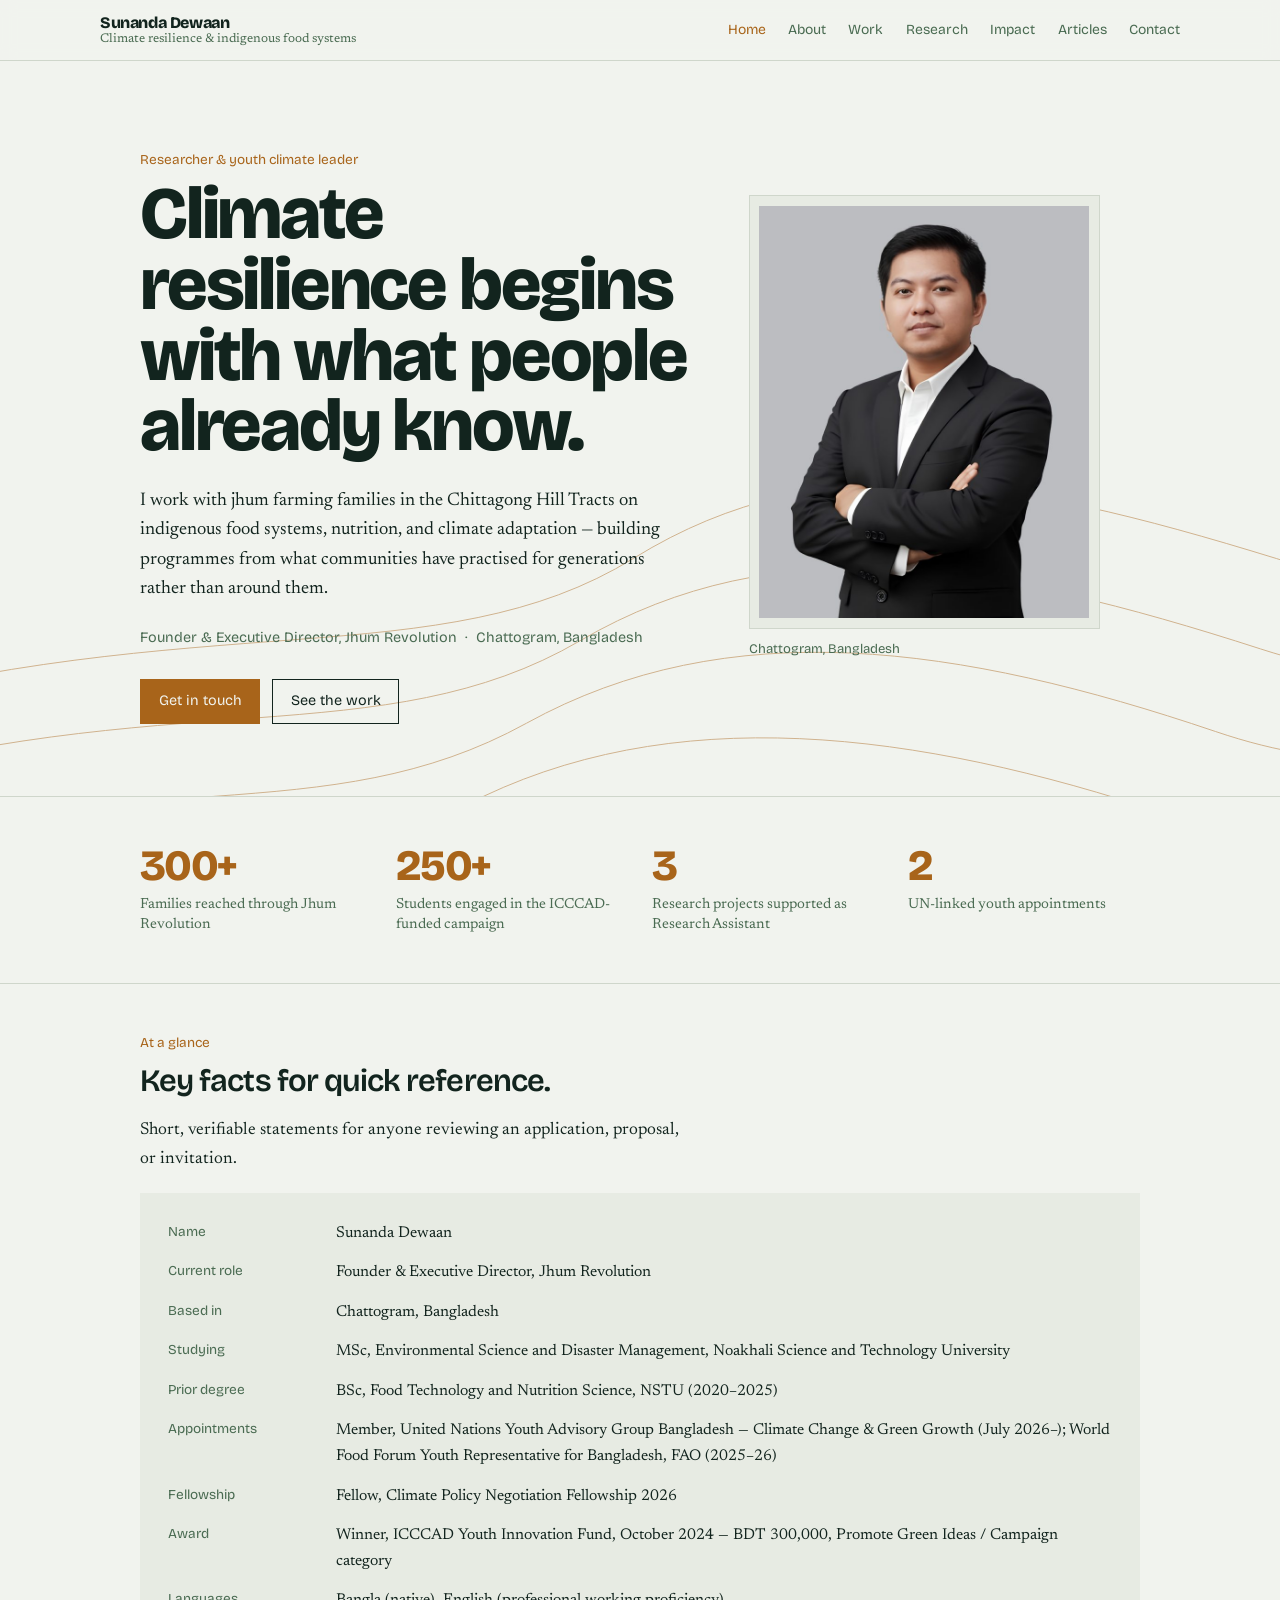
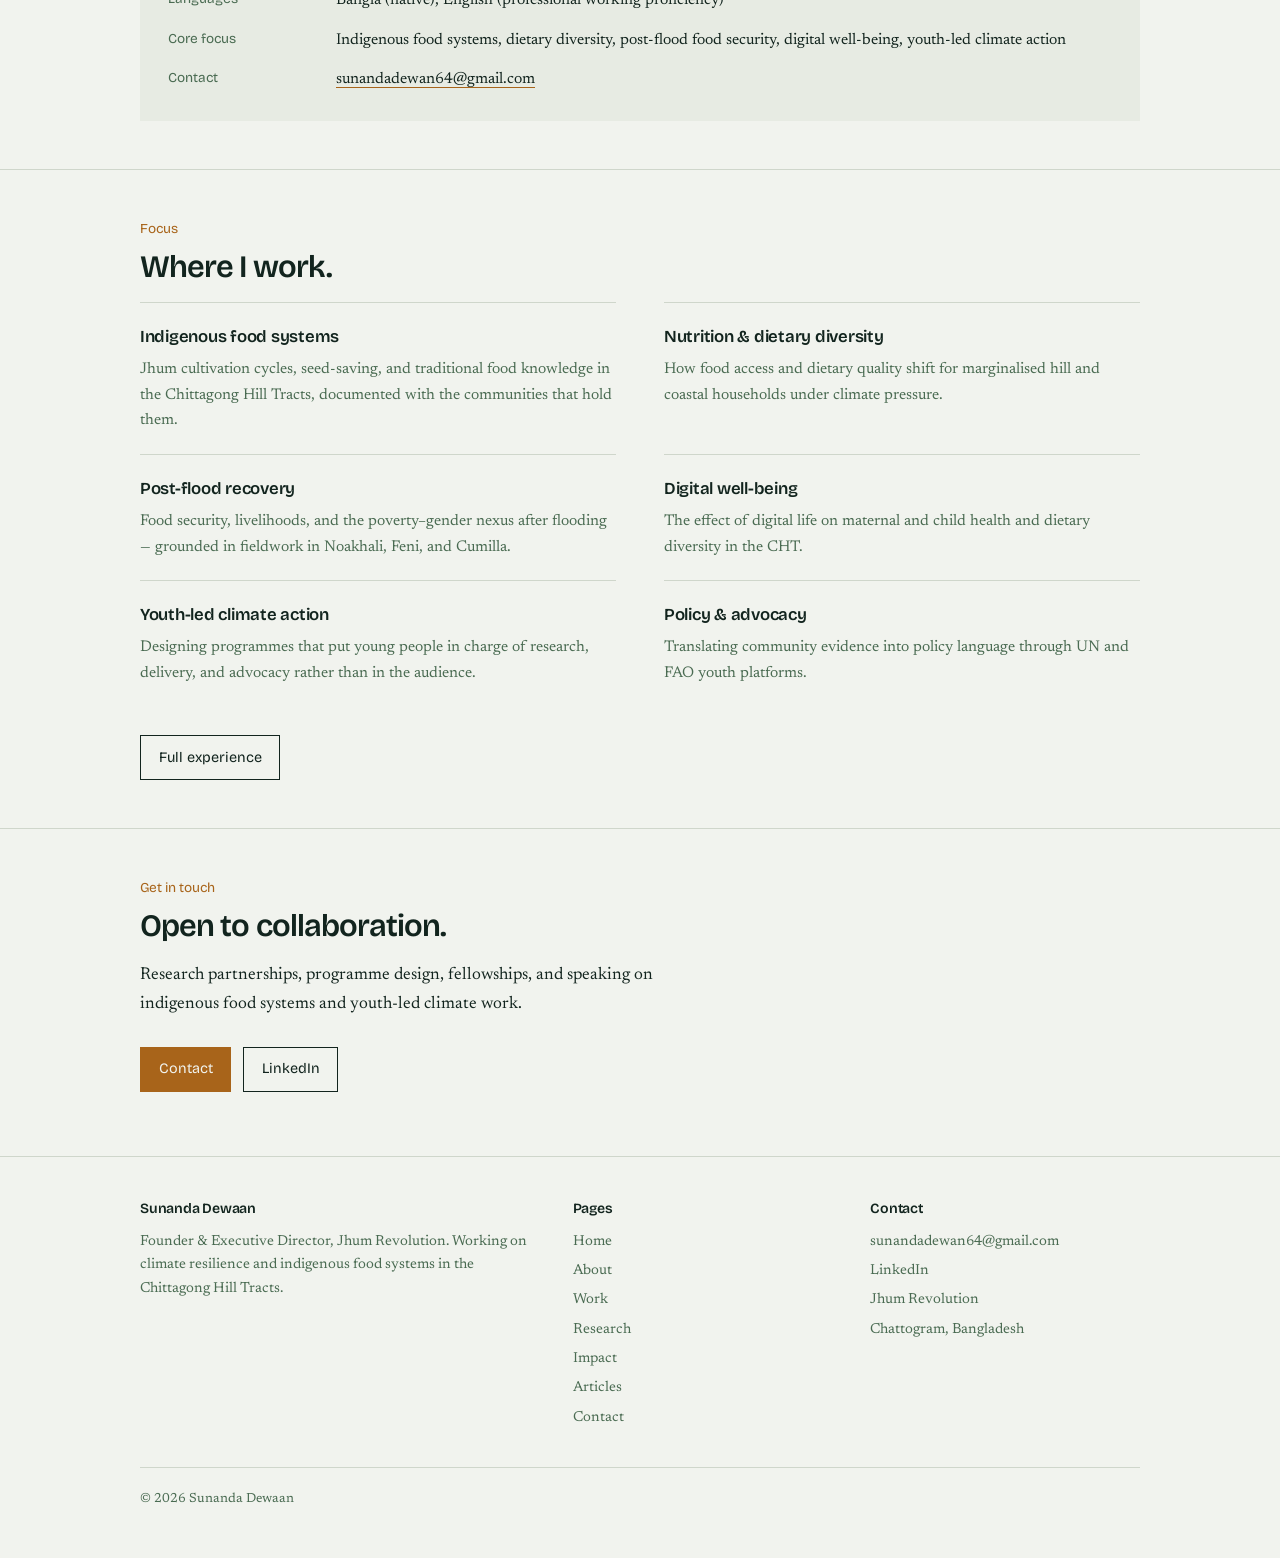
<file: index.html>
<!DOCTYPE html>
<html lang="en">
<head>
<meta charset="utf-8">
<meta name="viewport" content="width=device-width, initial-scale=1">
<title>Sunanda Dewaan — Climate Resilience & Indigenous Food Systems</title>
<meta name="description" content="Sunanda Dewaan is a researcher and youth climate leader in Bangladesh, founder of Jhum Revolution, working on indigenous food systems, nutrition, and climate resilience in the Chittagong Hill Tracts.">
<meta name="author" content="Sunanda Dewaan">
<meta property="og:title" content="Sunanda Dewaan — Climate Resilience & Indigenous Food Systems">
<meta property="og:description" content="Sunanda Dewaan is a researcher and youth climate leader in Bangladesh, founder of Jhum Revolution, working on indigenous food systems, nutrition, and climate resilience in the Chittagong Hill Tracts.">
<meta property="og:type" content="website">
<!-- Add a 1200x630 image named og-image.png to this folder, then uncomment:
<meta property="og:image" content="og-image.png"> -->
<link rel="icon" href="favicon.ico" sizes="any">
<link rel="icon" type="image/png" sizes="32x32" href="favicon-32.png">
<link rel="icon" type="image/png" sizes="16x16" href="favicon-16.png">
<link rel="apple-touch-icon" sizes="180x180" href="apple-touch-icon.png">
<link rel="preconnect" href="https://fonts.googleapis.com">
<link rel="preconnect" href="https://fonts.gstatic.com" crossorigin>
<link href="https://fonts.googleapis.com/css2?family=Bricolage+Grotesque:opsz,wght@12..96,400;12..96,600;12..96,800&family=Newsreader:opsz,wght@6..72,300;6..72,400;6..72,500&display=swap" rel="stylesheet">
<link rel="stylesheet" href="style.css">
</head>
<body>
<a class="skip" href="#main">Skip to main content</a>

<header class="site-head">
  <div class="wrap head-inner">
    <a class="brand" href="index.html"><b>Sunanda Dewaan</b><span>Climate resilience &amp; indigenous food systems</span></a>
    <button class="nav-toggle" aria-expanded="false" aria-controls="nav">Menu</button>
    <nav class="site-nav" id="nav" aria-label="Main">
      <ul><li><a href="index.html" aria-current="page">Home</a></li><li><a href="about.html">About</a></li><li><a href="work.html">Work</a></li><li><a href="research.html">Research</a></li><li><a href="impact.html">Impact</a></li><li><a href="article.html">Articles</a></li><li><a href="contact.html">Contact</a></li></ul>
    </nav>
  </div>
</header>

<main id="main">

<section class="hero">
  <div class="wrap">
    <svg class="contours" viewBox="0 0 900 320" aria-hidden="true" preserveAspectRatio="none">
  <path d="M-20 300 C 120 250, 200 288, 300 236 S 520 200, 640 240 S 820 214, 930 176"/>
  <path d="M-20 264 C 140 214, 232 250, 330 196 S 540 158, 664 200 S 826 172, 930 132"/>
  <path d="M-20 228 C 156 176, 260 212, 356 156 S 556 118, 686 160 S 834 128, 930 88"/>
  <path d="M-20 192 C 172 138, 288 174, 382 116 S 572 78, 706 120 S 842 84, 930 44"/>
</svg>
    <div class="hero-grid">
      <div class="hero-text">
        <p class="eyebrow">Researcher &amp; youth climate leader</p>
        <h1>Climate resilience begins with what people already know.</h1>
        <p class="lede">I work with jhum farming families in the Chittagong Hill Tracts on
        indigenous food systems, nutrition, and climate adaptation &mdash; building
        programmes from what communities have practised for generations rather than
        around them.</p>
        <p class="hero-meta">Founder &amp; Executive Director, Jhum Revolution &nbsp;·&nbsp; Chattogram, Bangladesh</p>
        <div class="actions">
          <a class="btn btn-primary" href="contact.html">Get in touch</a>
          <a class="btn" href="work.html">See the work</a>
        </div>
      </div>
      <figure class="portrait">
  <div class="frame">
    <img src="portrait.jpg" alt="Sunanda Dewaan">
  </div>
  <figcaption>Chattogram, Bangladesh</figcaption>
</figure>
    </div>
  </div>
</section>

<section>
  <div class="wrap">
    <div class="counters">
      <div><div class="num" data-count="300" data-suffix="+">300+</div><div class="cap">Families reached through Jhum Revolution</div></div>
      <div><div class="num" data-count="250" data-suffix="+">250+</div><div class="cap">Students engaged in the ICCCAD-funded campaign</div></div>
      <div><div class="num" data-count="3">3</div><div class="cap">Research projects supported as Research Assistant</div></div>
      <div><div class="num" data-count="2">2</div><div class="cap">UN-linked youth appointments</div></div>
    </div>
  </div>
</section>

<section>
  <div class="wrap">
    <p class="eyebrow">At a glance</p>
    <h2>Key facts for quick reference.</h2>
    <p>Short, verifiable statements for anyone reviewing an application, proposal, or invitation.</p>
    <div class="glance">
      <dl>
        <dt>Name</dt><dd>Sunanda Dewaan</dd>
        <dt>Current role</dt><dd>Founder &amp; Executive Director, Jhum Revolution</dd>
        <dt>Based in</dt><dd>Chattogram, Bangladesh</dd>
        <dt>Studying</dt><dd>MSc, Environmental Science and Disaster Management, Noakhali Science and Technology University</dd>
        <dt>Prior degree</dt><dd>BSc, Food Technology and Nutrition Science, NSTU (2020&ndash;2025)</dd>
        <dt>Appointments</dt><dd>Member, United Nations Youth Advisory Group Bangladesh &mdash; Climate Change &amp; Green Growth (July 2026&ndash;); World Food Forum Youth Representative for Bangladesh, FAO (2025&ndash;26)</dd>
        <dt>Fellowship</dt><dd>Fellow, Climate Policy Negotiation Fellowship 2026</dd>
        <dt>Award</dt><dd>Winner, ICCCAD Youth Innovation Fund, October 2024 &mdash; BDT 300,000, Promote Green Ideas / Campaign category</dd>
        <dt>Languages</dt><dd>Bangla (native), English (professional working proficiency)</dd>
        <dt>Core focus</dt><dd>Indigenous food systems, dietary diversity, post-flood food security, digital well-being, youth-led climate action</dd>
        <dt>Contact</dt><dd><a href="mailto:sunandadewan64@gmail.com">sunandadewan64@gmail.com</a></dd>
      </dl>
    </div>
  </div>
</section>

<section>
  <div class="wrap">
    <p class="eyebrow">Focus</p>
    <h2>Where I work.</h2>
    <div class="grid-2">
      <div class="entry"><h3>Indigenous food systems</h3><p>Jhum cultivation cycles, seed-saving, and traditional food knowledge in the Chittagong Hill Tracts, documented with the communities that hold them.</p></div>
      <div class="entry"><h3>Nutrition &amp; dietary diversity</h3><p>How food access and dietary quality shift for marginalised hill and coastal households under climate pressure.</p></div>
      <div class="entry"><h3>Post-flood recovery</h3><p>Food security, livelihoods, and the poverty&ndash;gender nexus after flooding &mdash; grounded in fieldwork in Noakhali, Feni, and Cumilla.</p></div>
      <div class="entry"><h3>Digital well-being</h3><p>The effect of digital life on maternal and child health and dietary diversity in the CHT.</p></div>
      <div class="entry"><h3>Youth-led climate action</h3><p>Designing programmes that put young people in charge of research, delivery, and advocacy rather than in the audience.</p></div>
      <div class="entry"><h3>Policy &amp; advocacy</h3><p>Translating community evidence into policy language through UN and FAO youth platforms.</p></div>
    </div>
    <div class="actions"><a class="btn" href="work.html">Full experience</a></div>
  </div>
</section>

<section>
  <div class="wrap">
    <p class="eyebrow">Get in touch</p>
    <h2>Open to collaboration.</h2>
    <p>Research partnerships, programme design, fellowships, and speaking on
    indigenous food systems and youth-led climate work.</p>
    <div class="actions">
      <a class="btn btn-primary" href="contact.html">Contact</a>
      <a class="btn" href="https://www.linkedin.com/in/sunanda-dewaan29">LinkedIn</a>
    </div>
  </div>
</section>

</main>

<footer class="site-foot">
  <div class="wrap">
    <div class="foot-grid">
      <div>
        <h3>Sunanda Dewaan</h3>
        <p style="margin:0;font-size:.9rem">Founder &amp; Executive Director, Jhum Revolution. Working on climate resilience and indigenous food systems in the Chittagong Hill Tracts.</p>
      </div>
      <div>
        <h3>Pages</h3>
        <ul><li><a href="index.html">Home</a></li><li><a href="about.html">About</a></li><li><a href="work.html">Work</a></li><li><a href="research.html">Research</a></li><li><a href="impact.html">Impact</a></li><li><a href="article.html">Articles</a></li><li><a href="contact.html">Contact</a></li></ul>
      </div>
      <div>
        <h3>Contact</h3>
        <ul>
          <li><a href="mailto:sunandadewan64@gmail.com">sunandadewan64@gmail.com</a></li>
          <li><a href="https://www.linkedin.com/in/sunanda-dewaan29">LinkedIn</a></li>
          <li><a href="https://sites.google.com/view/jhum-revolution/home">Jhum Revolution</a></li>
          <li>Chattogram, Bangladesh</li>
        </ul>
      </div>
    </div>
    <div class="copyright">&copy; 2026 Sunanda Dewaan</div>
  </div>
</footer>

<script src="script.js"></script>
</body>
</html>
</file>
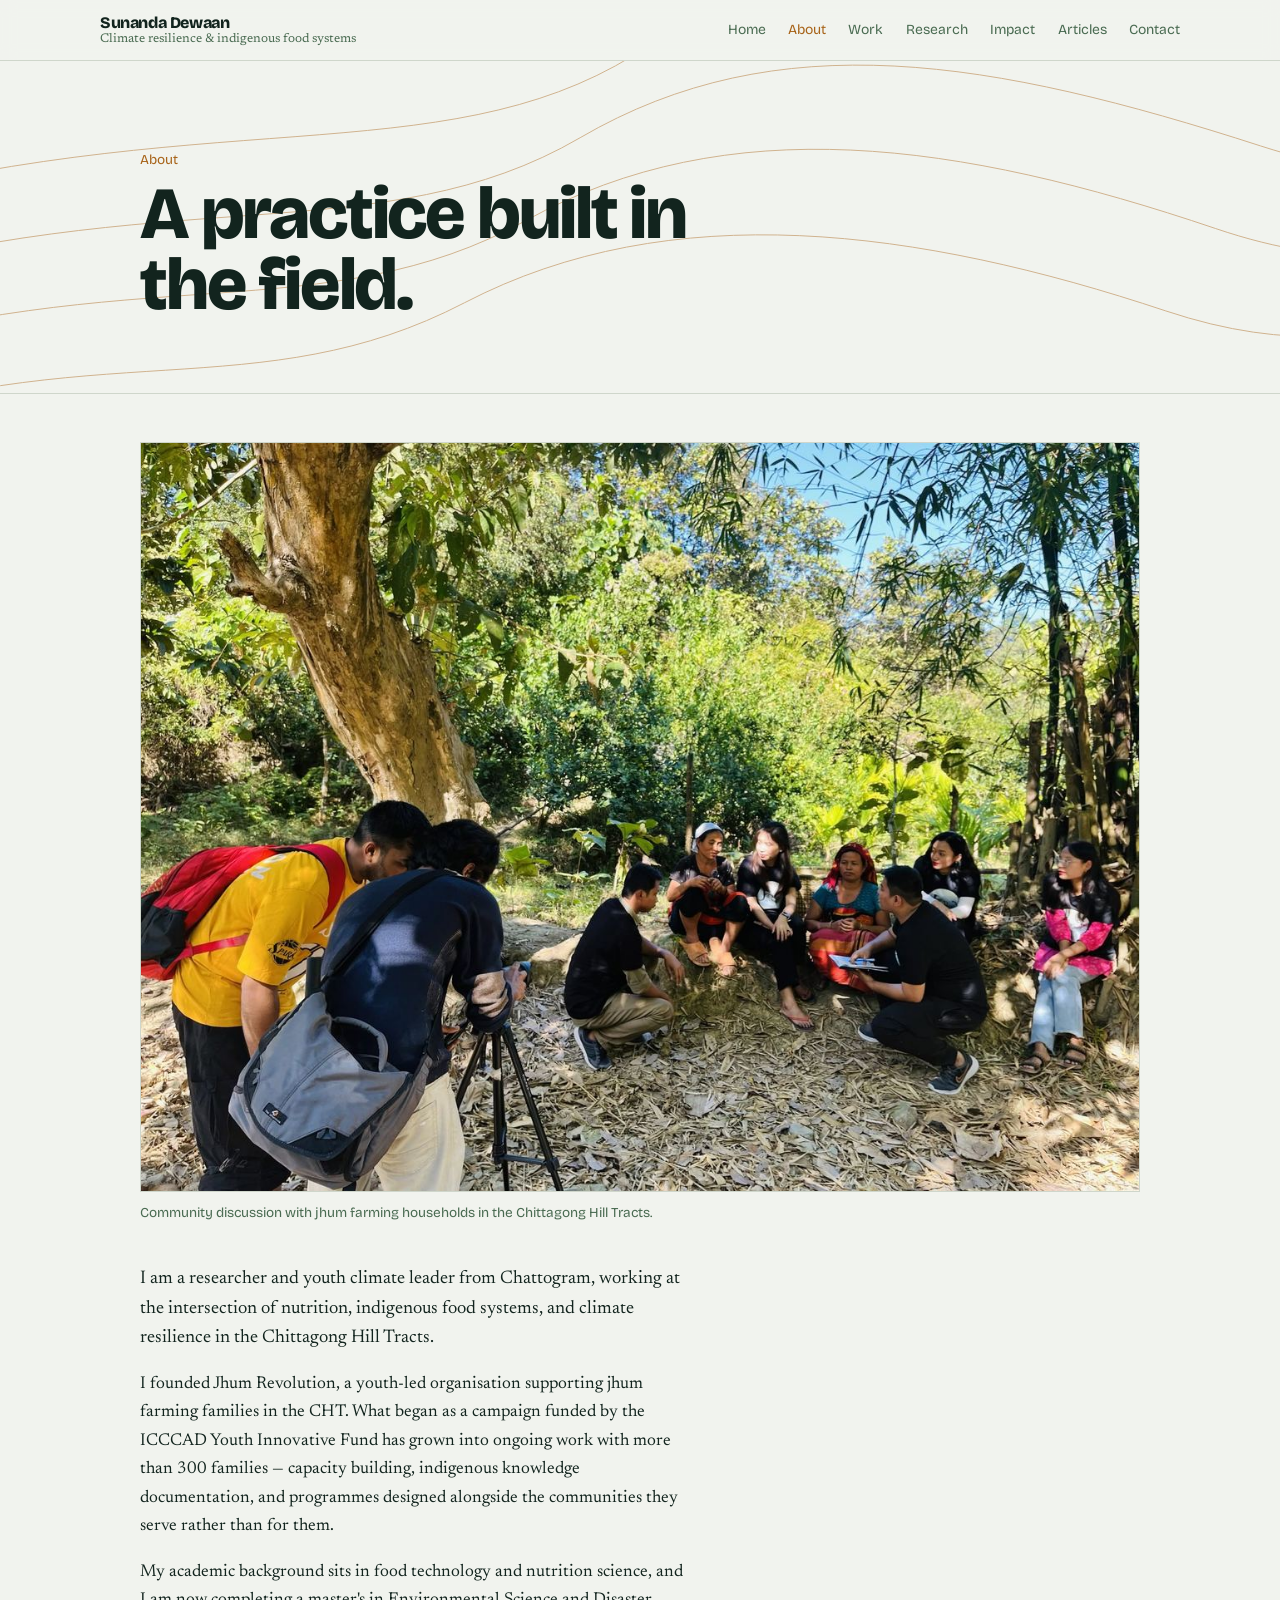
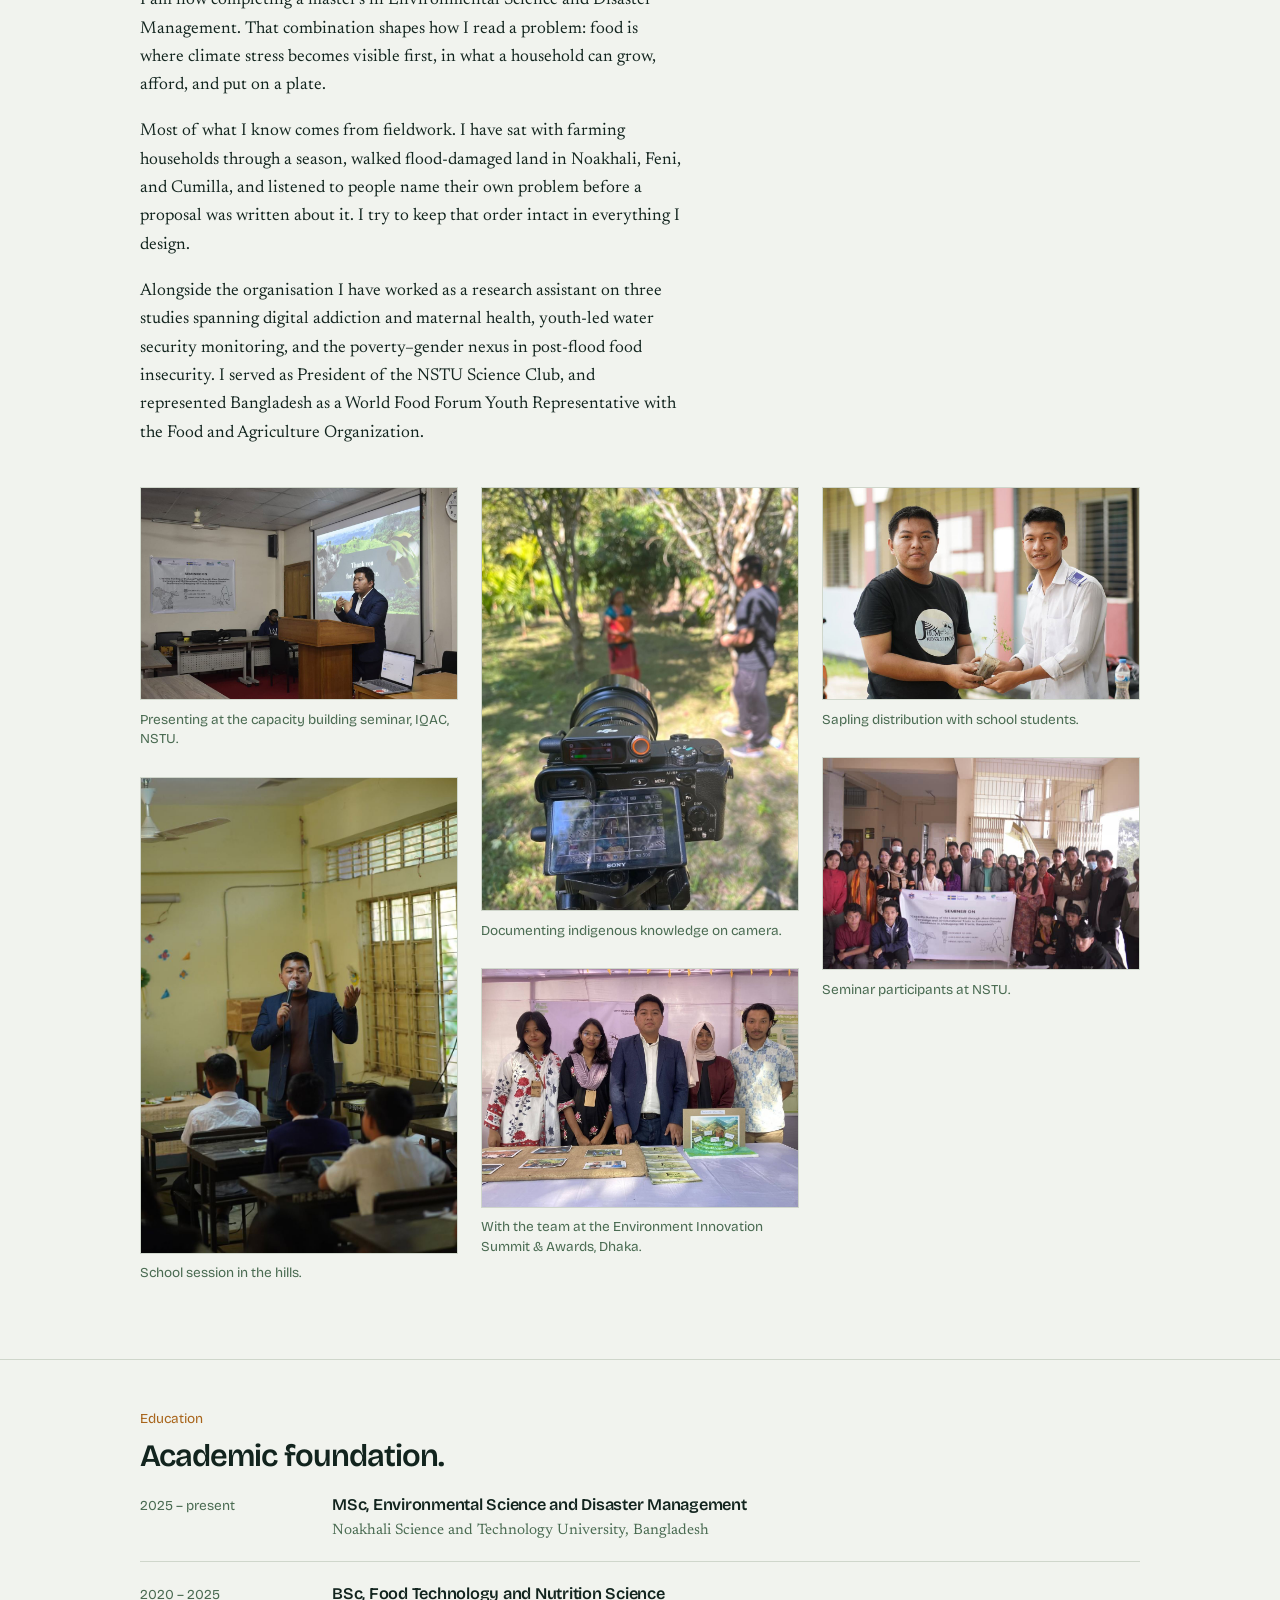
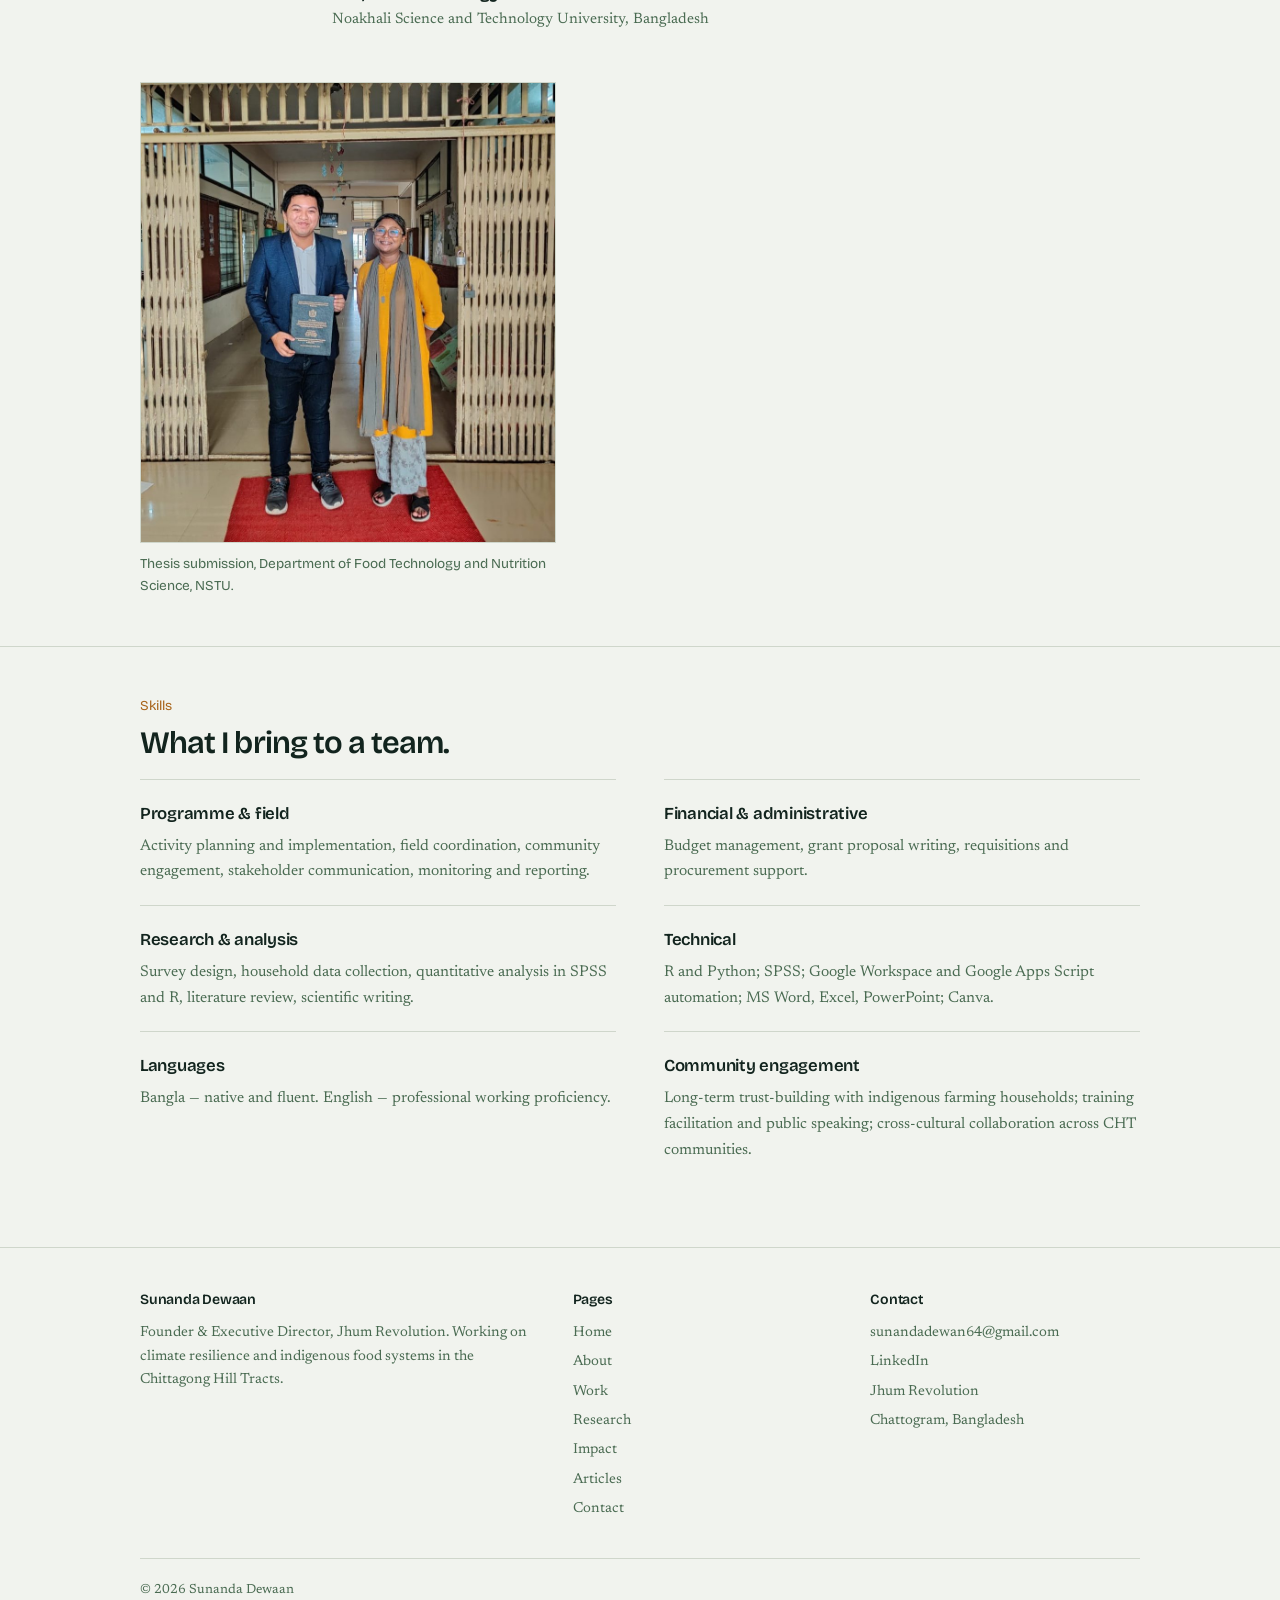
<file: about.html>
<!DOCTYPE html>
<html lang="en">
<head>
<meta charset="utf-8">
<meta name="viewport" content="width=device-width, initial-scale=1">
<title>About | Sunanda Dewaan</title>
<meta name="description" content="Researcher and youth climate leader from Chattogram working on nutrition, indigenous food systems, and climate resilience in the Chittagong Hill Tracts.">
<meta name="author" content="Sunanda Dewaan">
<meta property="og:title" content="About | Sunanda Dewaan">
<meta property="og:description" content="Researcher and youth climate leader from Chattogram working on nutrition, indigenous food systems, and climate resilience in the Chittagong Hill Tracts.">
<meta property="og:type" content="website">
<!-- Add a 1200x630 image named og-image.png to this folder, then uncomment:
<meta property="og:image" content="og-image.png"> -->
<link rel="icon" href="favicon.ico" sizes="any">
<link rel="icon" type="image/png" sizes="32x32" href="favicon-32.png">
<link rel="icon" type="image/png" sizes="16x16" href="favicon-16.png">
<link rel="apple-touch-icon" sizes="180x180" href="apple-touch-icon.png">
<link rel="preconnect" href="https://fonts.googleapis.com">
<link rel="preconnect" href="https://fonts.gstatic.com" crossorigin>
<link href="https://fonts.googleapis.com/css2?family=Bricolage+Grotesque:opsz,wght@12..96,400;12..96,600;12..96,800&family=Newsreader:opsz,wght@6..72,300;6..72,400;6..72,500&display=swap" rel="stylesheet">
<link rel="stylesheet" href="style.css">
</head>
<body>
<a class="skip" href="#main">Skip to main content</a>

<header class="site-head">
  <div class="wrap head-inner">
    <a class="brand" href="index.html"><b>Sunanda Dewaan</b><span>Climate resilience &amp; indigenous food systems</span></a>
    <button class="nav-toggle" aria-expanded="false" aria-controls="nav">Menu</button>
    <nav class="site-nav" id="nav" aria-label="Main">
      <ul><li><a href="index.html">Home</a></li><li><a href="about.html" aria-current="page">About</a></li><li><a href="work.html">Work</a></li><li><a href="research.html">Research</a></li><li><a href="impact.html">Impact</a></li><li><a href="article.html">Articles</a></li><li><a href="contact.html">Contact</a></li></ul>
    </nav>
  </div>
</header>

<main id="main">

<section class="hero">
  <div class="wrap">
    <svg class="contours" viewBox="0 0 900 320" aria-hidden="true" preserveAspectRatio="none">
  <path d="M-20 300 C 120 250, 200 288, 300 236 S 520 200, 640 240 S 820 214, 930 176"/>
  <path d="M-20 264 C 140 214, 232 250, 330 196 S 540 158, 664 200 S 826 172, 930 132"/>
  <path d="M-20 228 C 156 176, 260 212, 356 156 S 556 118, 686 160 S 834 128, 930 88"/>
  <path d="M-20 192 C 172 138, 288 174, 382 116 S 572 78, 706 120 S 842 84, 930 44"/>
</svg>
    <div class="hero-text">
      <p class="eyebrow">About</p>
      <h1>A practice built in the field.</h1>
    </div>
  </div>
</section>

<section>
  <div class="wrap">
    <figure style="margin:0 0 2.5rem">
      <img src="community-discussion.jpg" alt="Group discussion with jhum farming households in the Chittagong Hill Tracts" style="width:100%;border:1px solid var(--stone)" loading="lazy">
      <figcaption style="font-family:var(--sans);font-size:.85rem;color:var(--moss);margin-top:.6rem">Community discussion with jhum farming households in the Chittagong Hill Tracts.</figcaption>
    </figure>

    <p class="lede">I am a researcher and youth climate leader from Chattogram, working at the
    intersection of nutrition, indigenous food systems, and climate resilience in the
    Chittagong Hill Tracts.</p>

    <p>I founded Jhum Revolution, a youth-led organisation supporting jhum farming families
    in the CHT. What began as a campaign funded by the ICCCAD Youth Innovative Fund has
    grown into ongoing work with more than 300 families &mdash; capacity building,
    indigenous knowledge documentation, and programmes designed alongside the communities
    they serve rather than for them.</p>

    <p>My academic background sits in food technology and nutrition science, and I am now
    completing a master's in Environmental Science and Disaster Management. That combination
    shapes how I read a problem: food is where climate stress becomes visible first, in what
    a household can grow, afford, and put on a plate.</p>

    <p>Most of what I know comes from fieldwork. I have sat with farming households through
    a season, walked flood-damaged land in Noakhali, Feni, and Cumilla, and listened to
    people name their own problem before a proposal was written about it. I try to keep that
    order intact in everything I design.</p>

    <p>Alongside the organisation I have worked as a research assistant on three studies
    spanning digital addiction and maternal health, youth-led water security monitoring, and
    the poverty&ndash;gender nexus in post-flood food insecurity. I served as President of the NSTU
    Science Club, and represented Bangladesh as a World Food Forum Youth Representative
    with the Food and Agriculture Organization.</p>

    <!-- TODO: add a personal paragraph here in your own words if you want one — what
         drew you to this work, or what you want the next five years to look like. -->

    <div class="gallery" style="margin-top:2.5rem">
      <figure>
        <img src="nstu-presentation.jpg" alt="Presenting the Jhum Revolution campaign at the NSTU seminar" loading="lazy">
        <figcaption>Presenting at the capacity building seminar, IQAC, NSTU.</figcaption>
      </figure>
      <figure>
        <img src="school-session.jpg" alt="Speaking to students in a classroom in the Chittagong Hill Tracts" loading="lazy">
        <figcaption>School session in the hills.</figcaption>
      </figure>
      <figure>
        <img src="filming.jpg" alt="Filming an interview with a community member" loading="lazy">
        <figcaption>Documenting indigenous knowledge on camera.</figcaption>
      </figure>
      <figure>
        <img src="summit-team.jpg" alt="The Jhum Revolution team at the Environment Innovation Summit" loading="lazy">
        <figcaption>With the team at the Environment Innovation Summit &amp; Awards, Dhaka.</figcaption>
      </figure>
      <figure>
        <img src="sapling.jpg" alt="Handing a sapling to a student" loading="lazy">
        <figcaption>Sapling distribution with school students.</figcaption>
      </figure>
      <figure>
        <img src="seminar-group.jpg" alt="Seminar participants at NSTU" loading="lazy">
        <figcaption>Seminar participants at NSTU.</figcaption>
      </figure>
    </div>
  </div>
</section>

<section>
  <div class="wrap">
    <p class="eyebrow">Education</p>
    <h2>Academic foundation.</h2>
    <ul class="ledger">
      <li>
        <div class="when">2025 &ndash; present</div>
        <div class="what"><strong>MSc, Environmental Science and Disaster Management</strong>
        <span>Noakhali Science and Technology University, Bangladesh</span></div>
      </li>
      <li>
        <div class="when">2020 &ndash; 2025</div>
        <div class="what"><strong>BSc, Food Technology and Nutrition Science</strong>
        <span>Noakhali Science and Technology University, Bangladesh</span></div>
      </li>
    </ul>

    <figure style="margin:2rem 0 0;max-width:26rem">
      <img src="thesis.jpg" alt="Thesis submission at the Department of Food Technology and Nutrition Science, NSTU" style="width:100%;border:1px solid var(--stone)" loading="lazy">
      <figcaption style="font-family:var(--sans);font-size:.85rem;color:var(--moss);margin-top:.6rem">Thesis submission, Department of Food Technology and Nutrition Science, NSTU.</figcaption>
    </figure>
    <!-- TODO: add certifications and trainings as a third ledger item each. -->
  </div>
</section>

<section>
  <div class="wrap">
    <p class="eyebrow">Skills</p>
    <h2>What I bring to a team.</h2>
    <div class="grid-2">
      <div class="entry"><h3>Programme &amp; field</h3><p>Activity planning and implementation, field coordination, community engagement, stakeholder communication, monitoring and reporting.</p></div>
      <div class="entry"><h3>Financial &amp; administrative</h3><p>Budget management, grant proposal writing, requisitions and procurement support.</p></div>
      <div class="entry"><h3>Research &amp; analysis</h3><p>Survey design, household data collection, quantitative analysis in SPSS and R, literature review, scientific writing.</p></div>
      <div class="entry"><h3>Technical</h3><p>R and Python; SPSS; Google Workspace and Google Apps Script automation; MS Word, Excel, PowerPoint; Canva.</p></div>
      <div class="entry"><h3>Languages</h3><p>Bangla &mdash; native and fluent. English &mdash; professional working proficiency.</p></div>
      <div class="entry"><h3>Community engagement</h3><p>Long-term trust-building with indigenous farming households; training facilitation and public speaking; cross-cultural collaboration across CHT communities.</p></div>
    <!-- TODO: add any CHT languages you speak to the Languages entry above. -->
  </div>
</section>

</main>

<footer class="site-foot">
  <div class="wrap">
    <div class="foot-grid">
      <div>
        <h3>Sunanda Dewaan</h3>
        <p style="margin:0;font-size:.9rem">Founder &amp; Executive Director, Jhum Revolution. Working on climate resilience and indigenous food systems in the Chittagong Hill Tracts.</p>
      </div>
      <div>
        <h3>Pages</h3>
        <ul><li><a href="index.html">Home</a></li><li><a href="about.html">About</a></li><li><a href="work.html">Work</a></li><li><a href="research.html">Research</a></li><li><a href="impact.html">Impact</a></li><li><a href="article.html">Articles</a></li><li><a href="contact.html">Contact</a></li></ul>
      </div>
      <div>
        <h3>Contact</h3>
        <ul>
          <li><a href="mailto:sunandadewan64@gmail.com">sunandadewan64@gmail.com</a></li>
          <li><a href="https://www.linkedin.com/in/sunanda-dewaan29">LinkedIn</a></li>
          <li><a href="https://sites.google.com/view/jhum-revolution/home">Jhum Revolution</a></li>
          <li>Chattogram, Bangladesh</li>
        </ul>
      </div>
    </div>
    <div class="copyright">&copy; 2026 Sunanda Dewaan</div>
  </div>
</footer>

<script src="script.js"></script>
</body>
</html>
</file>
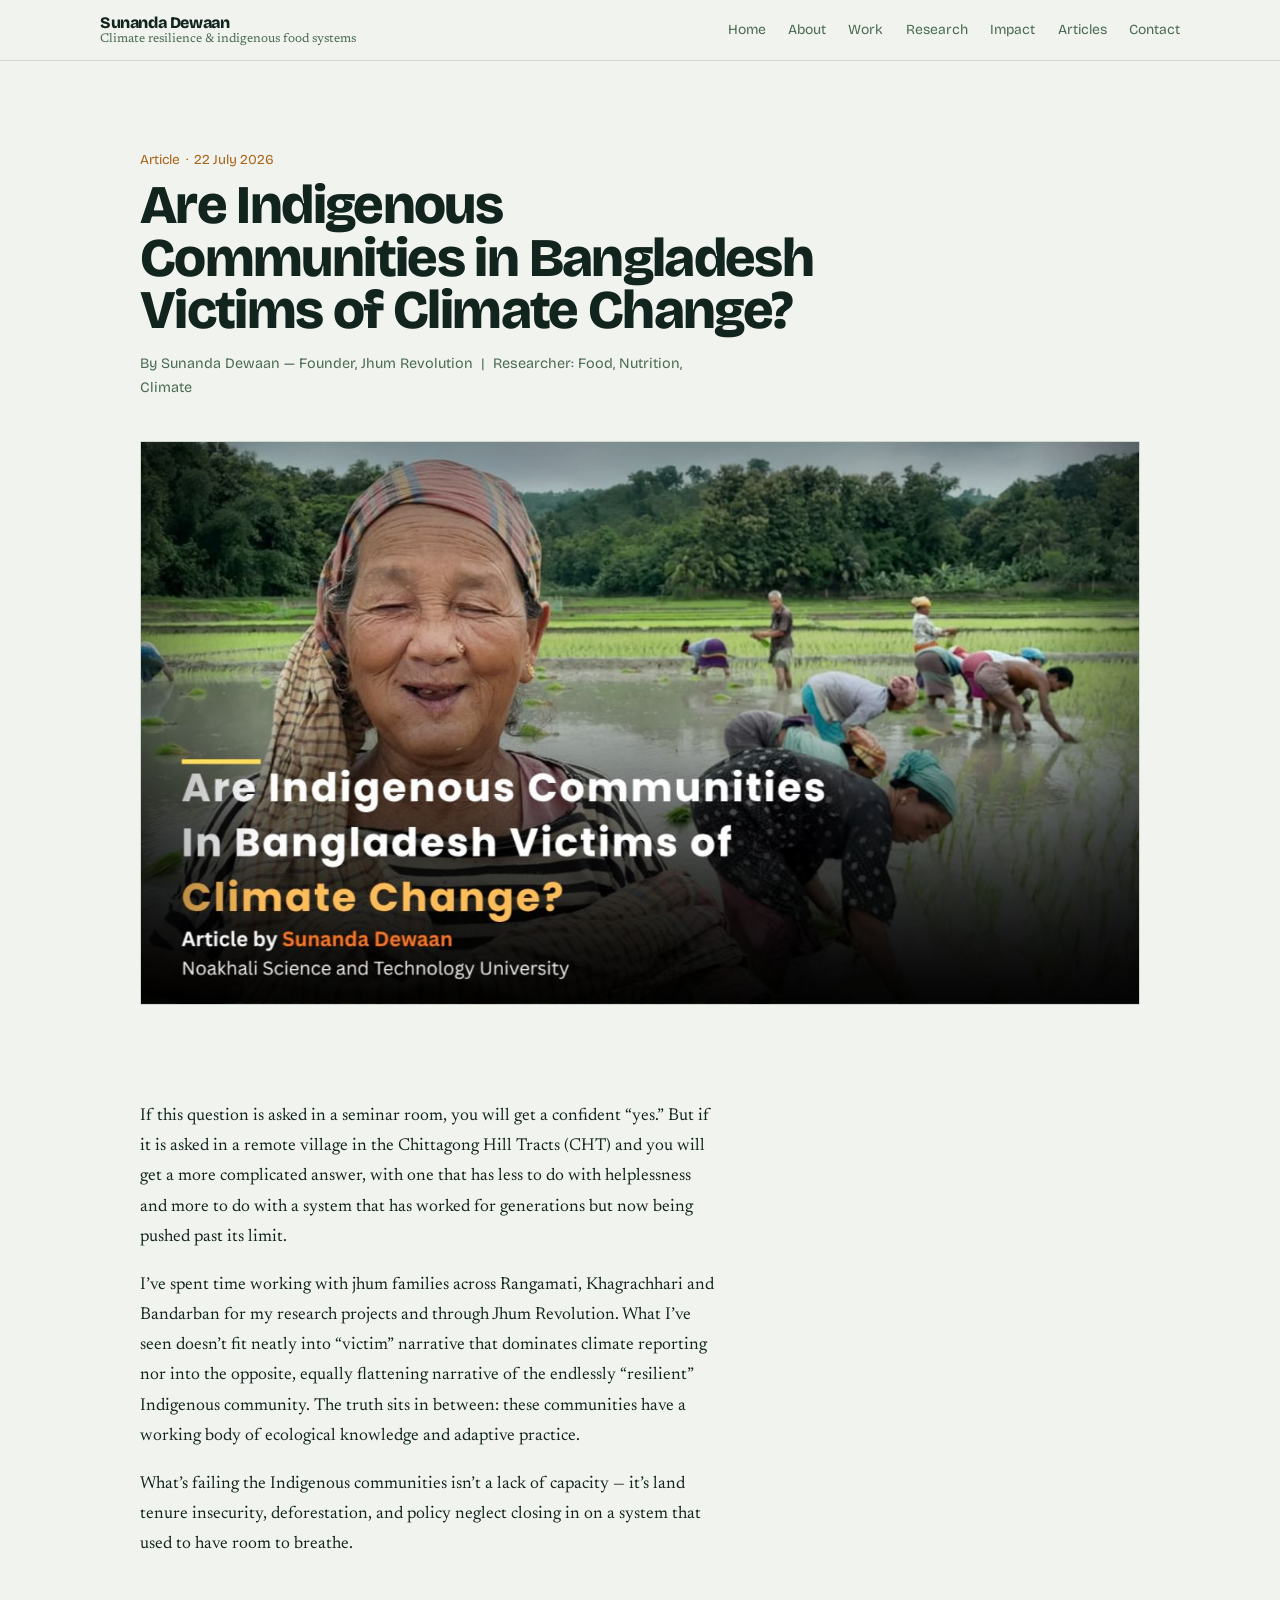
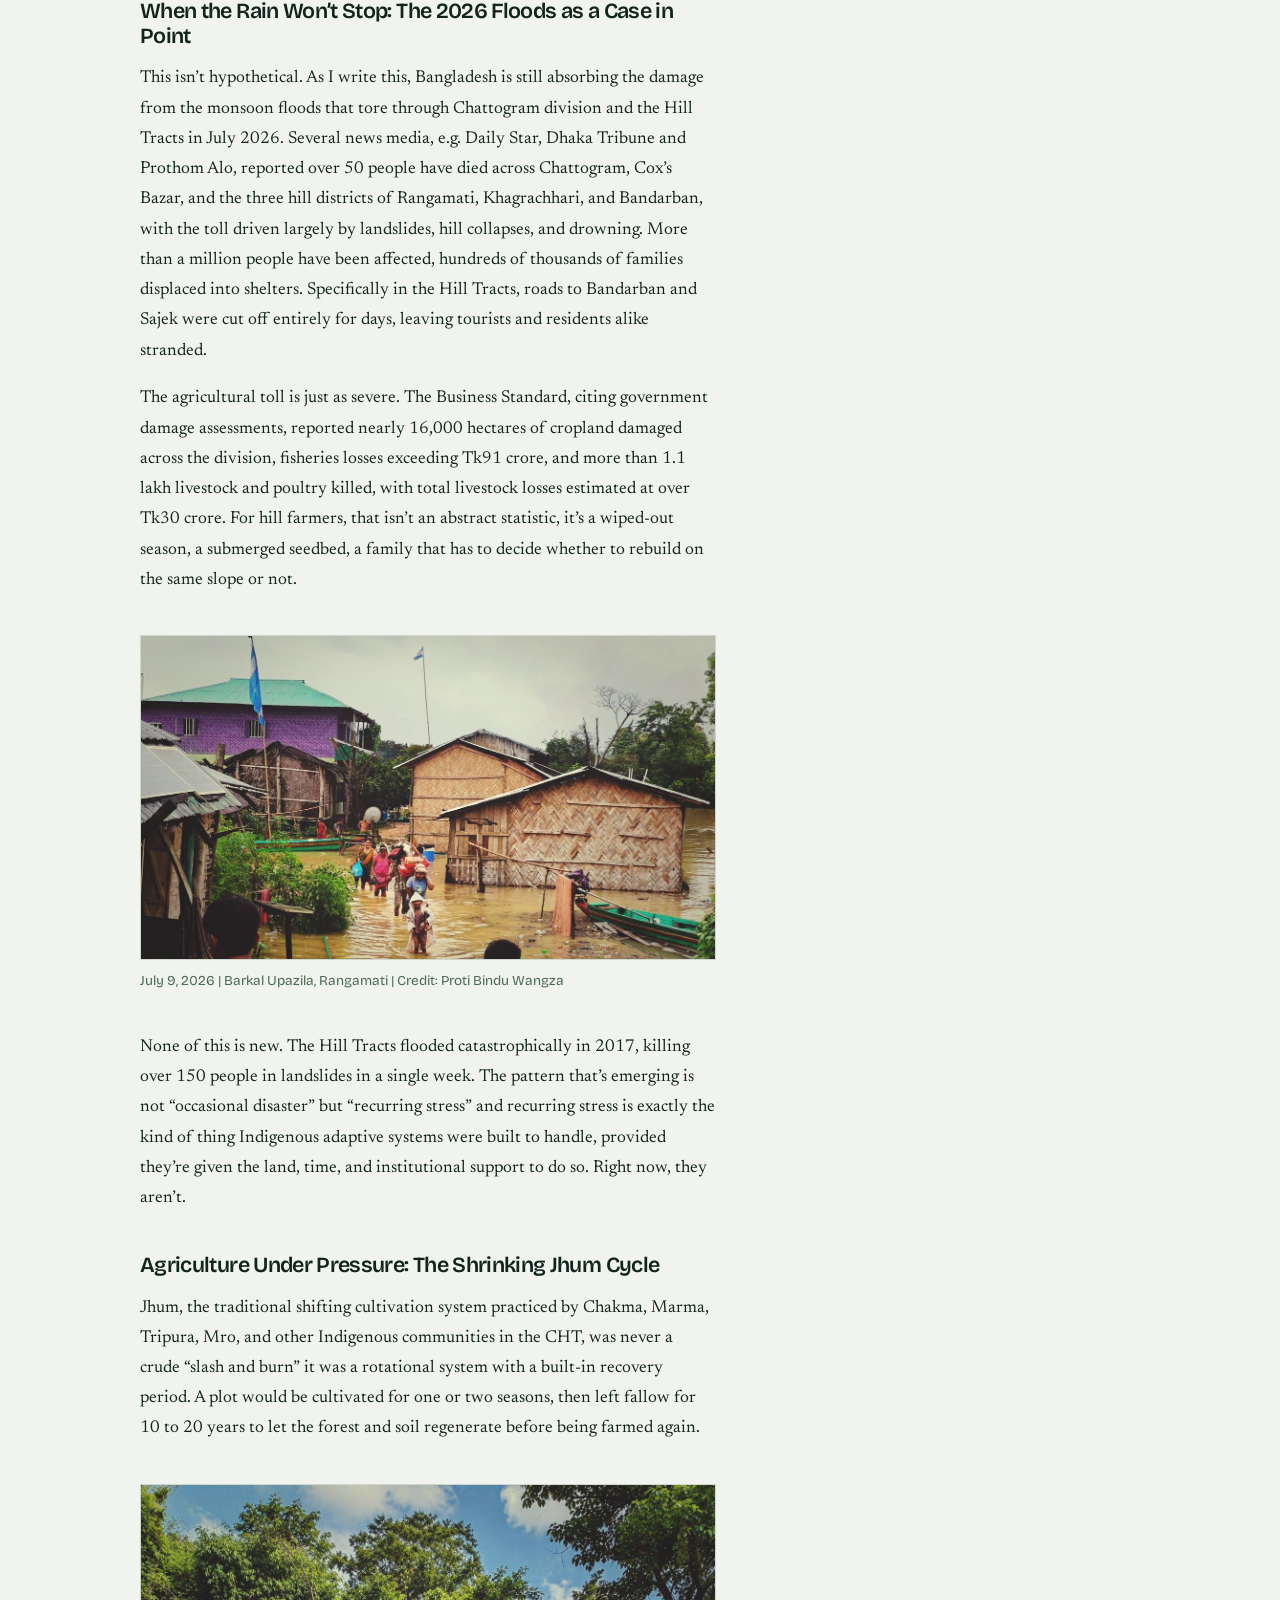
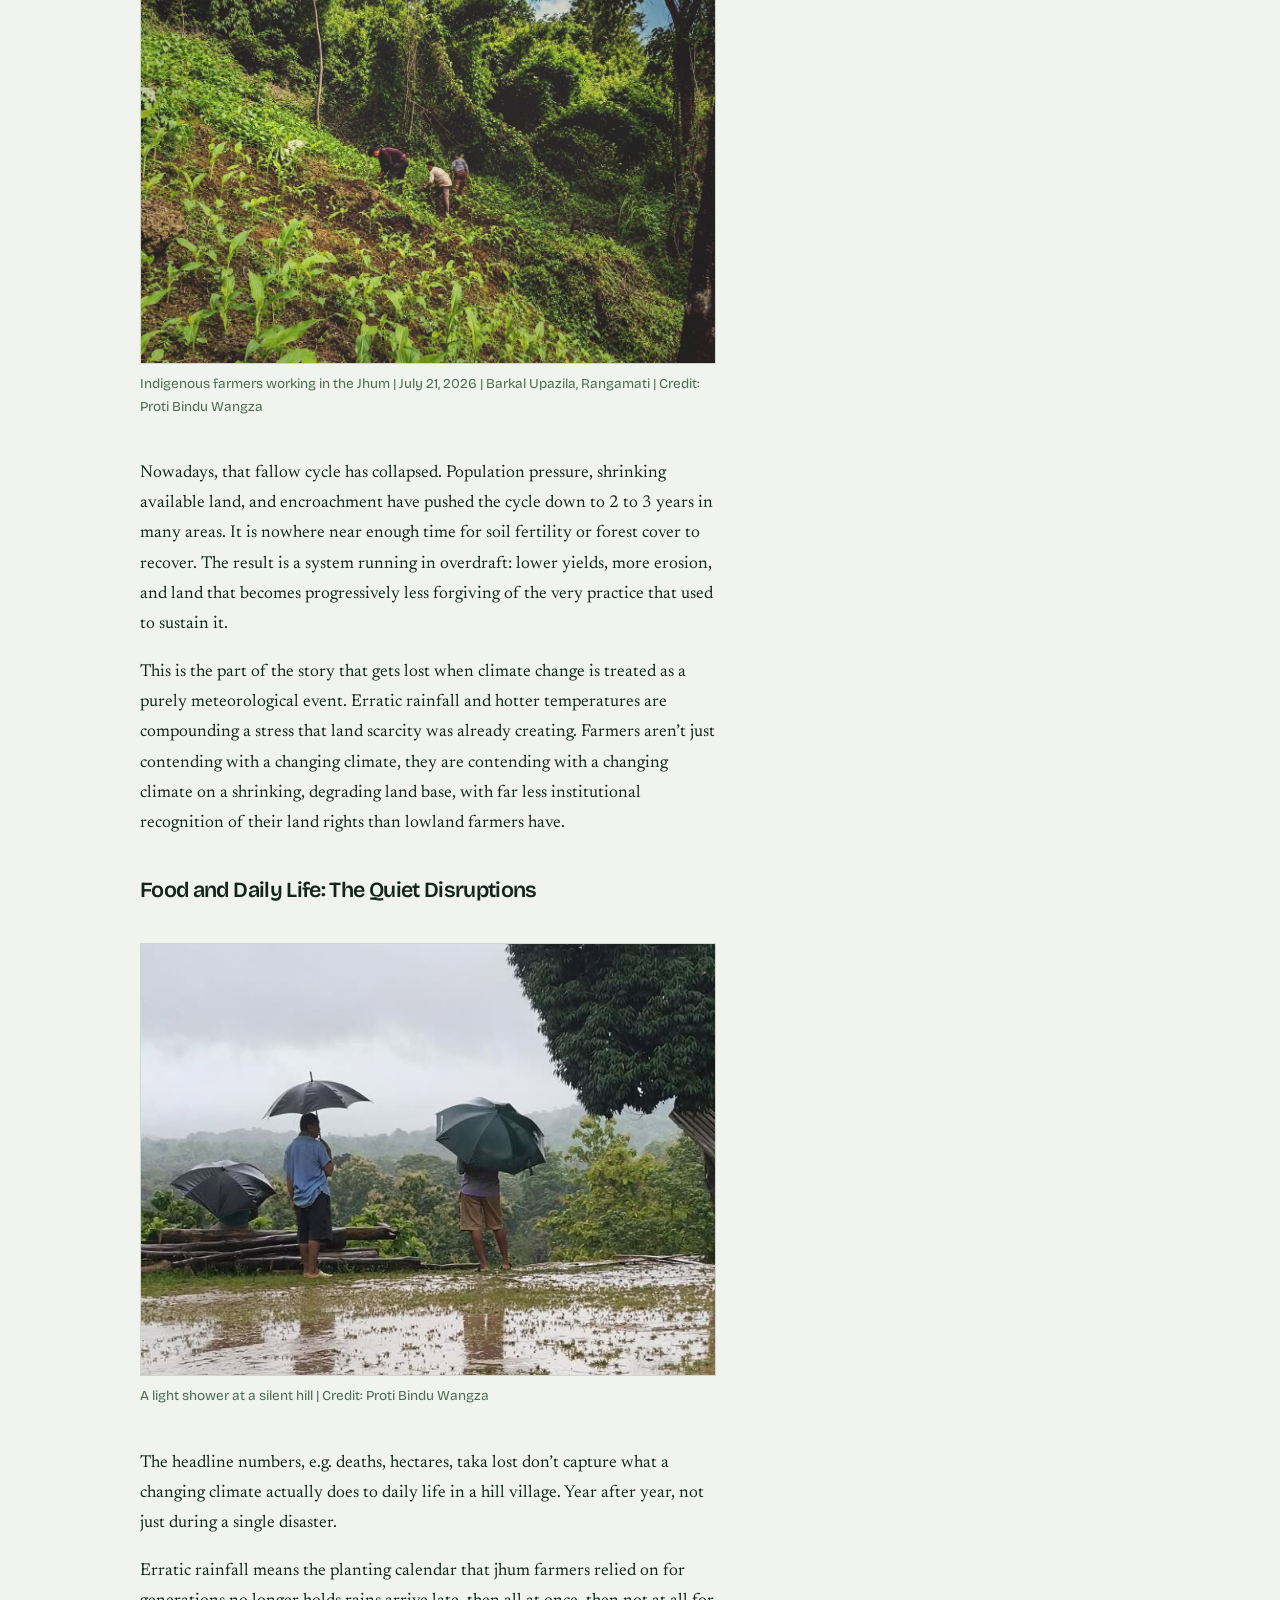
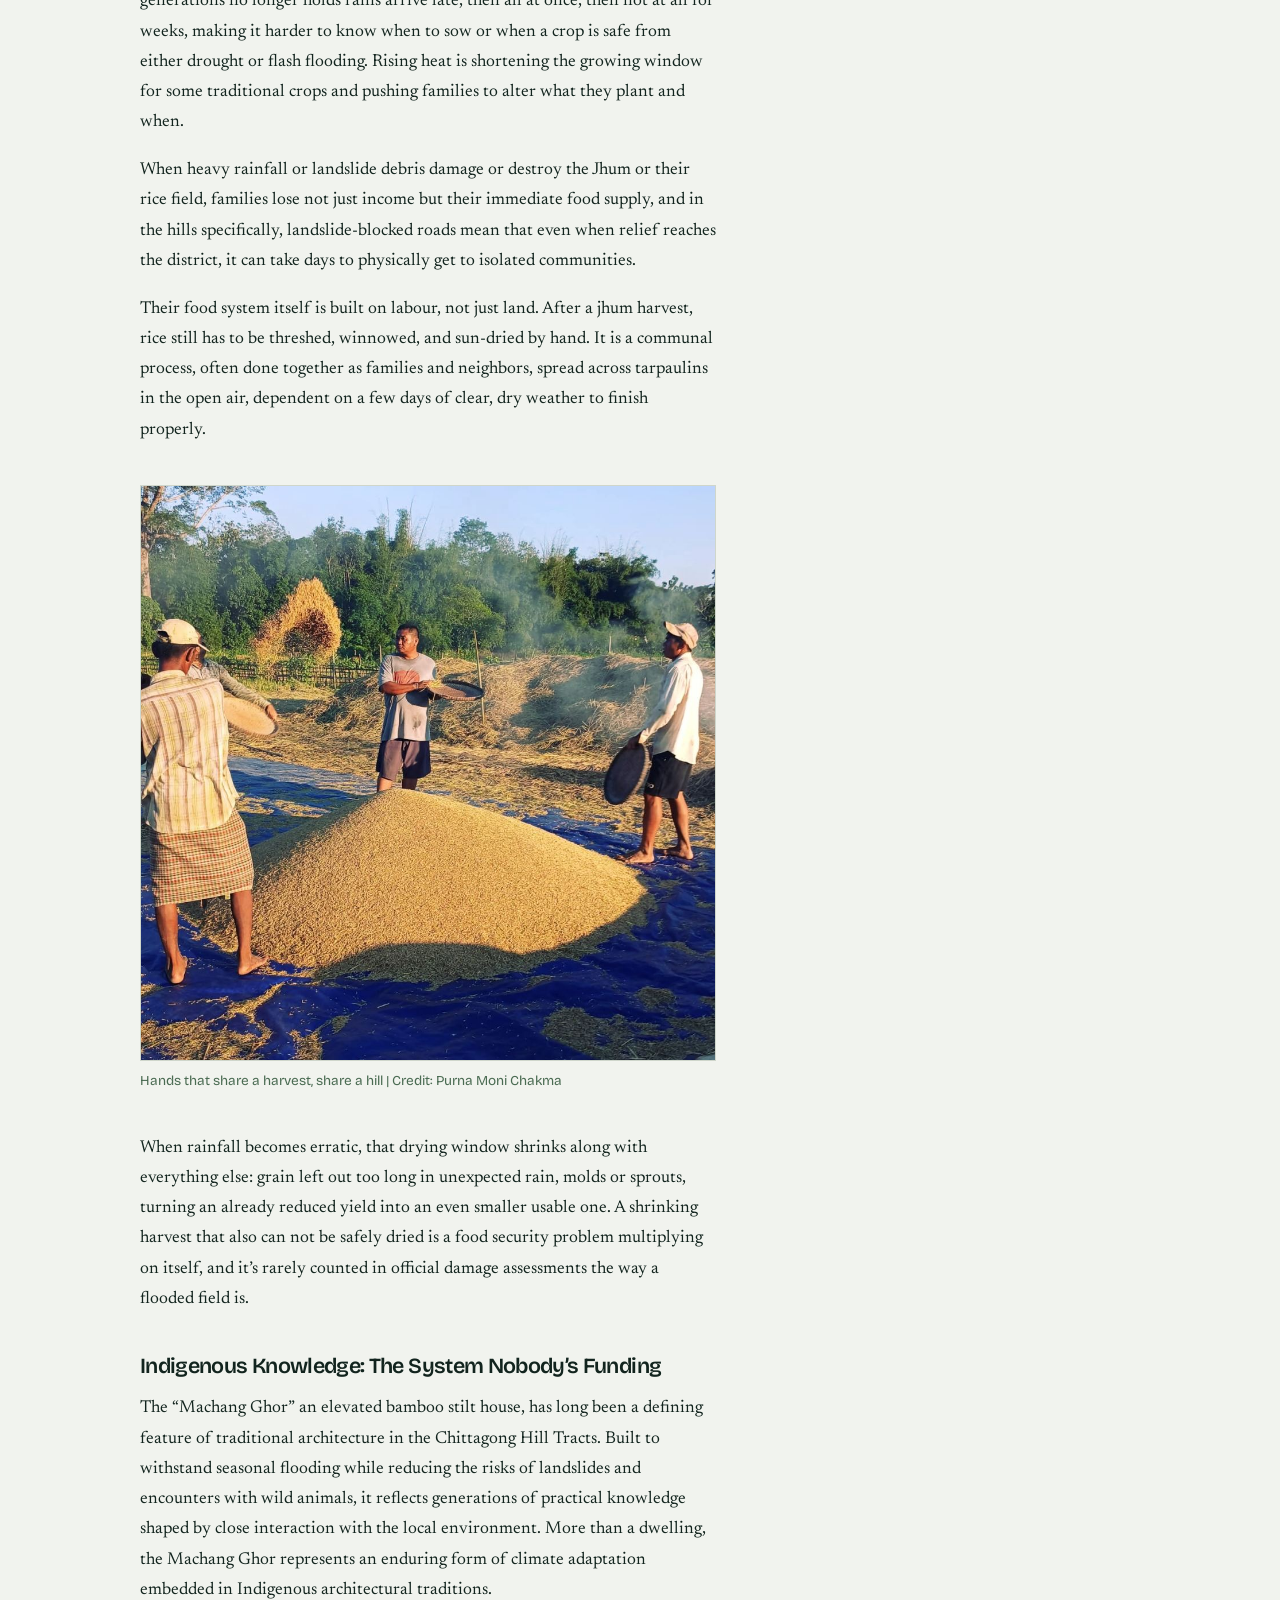
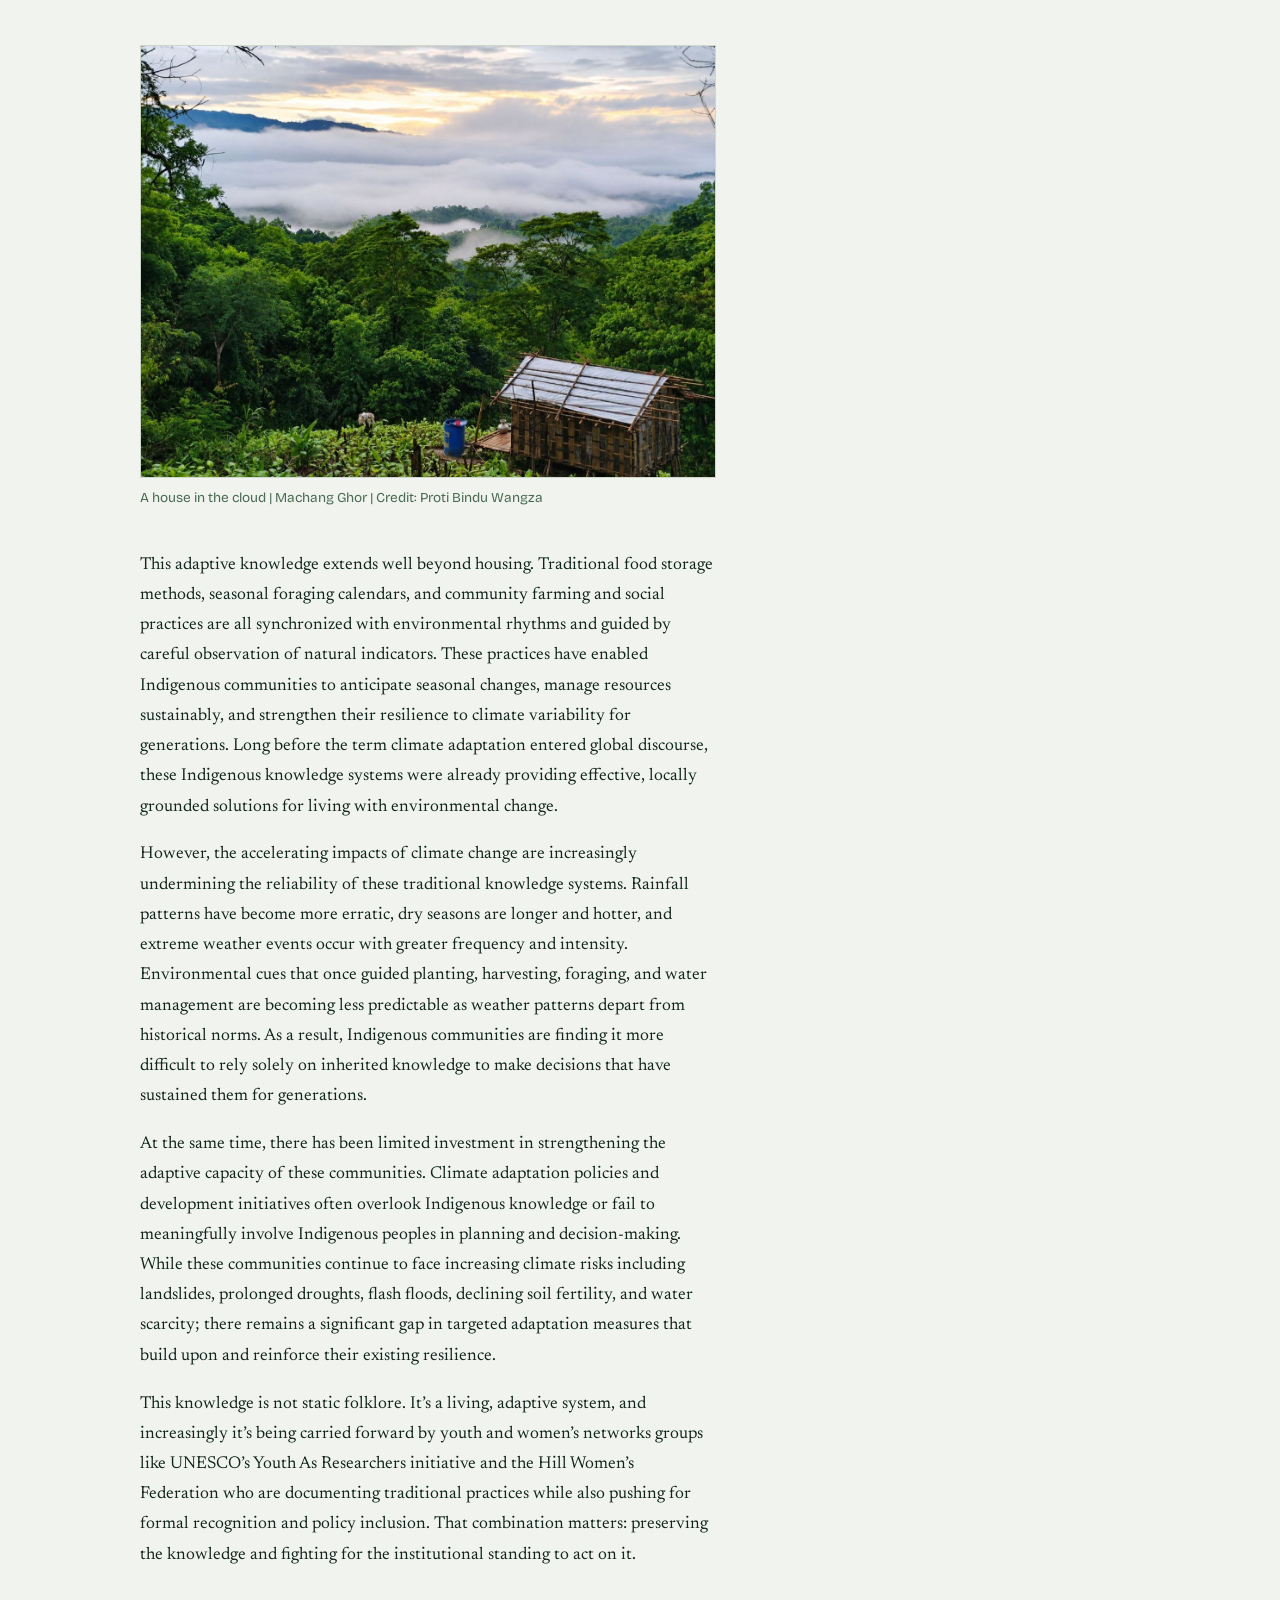
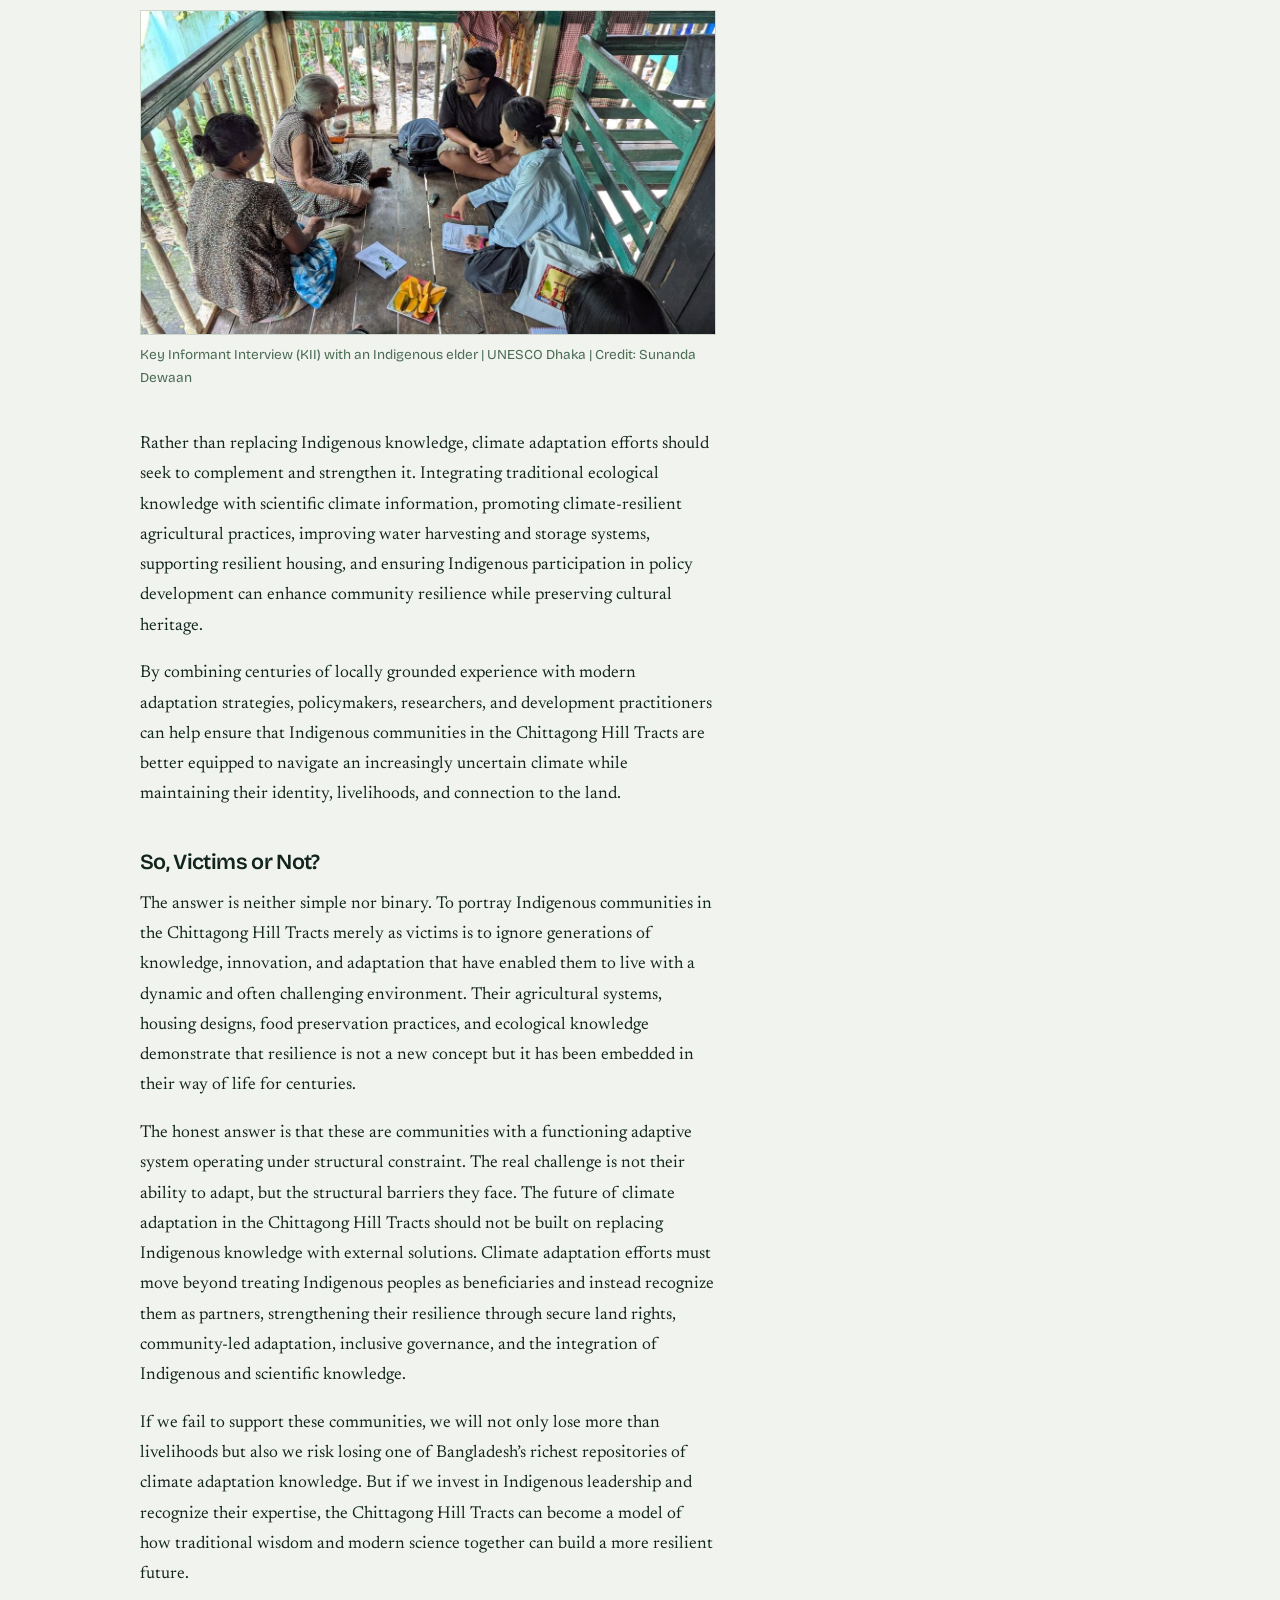
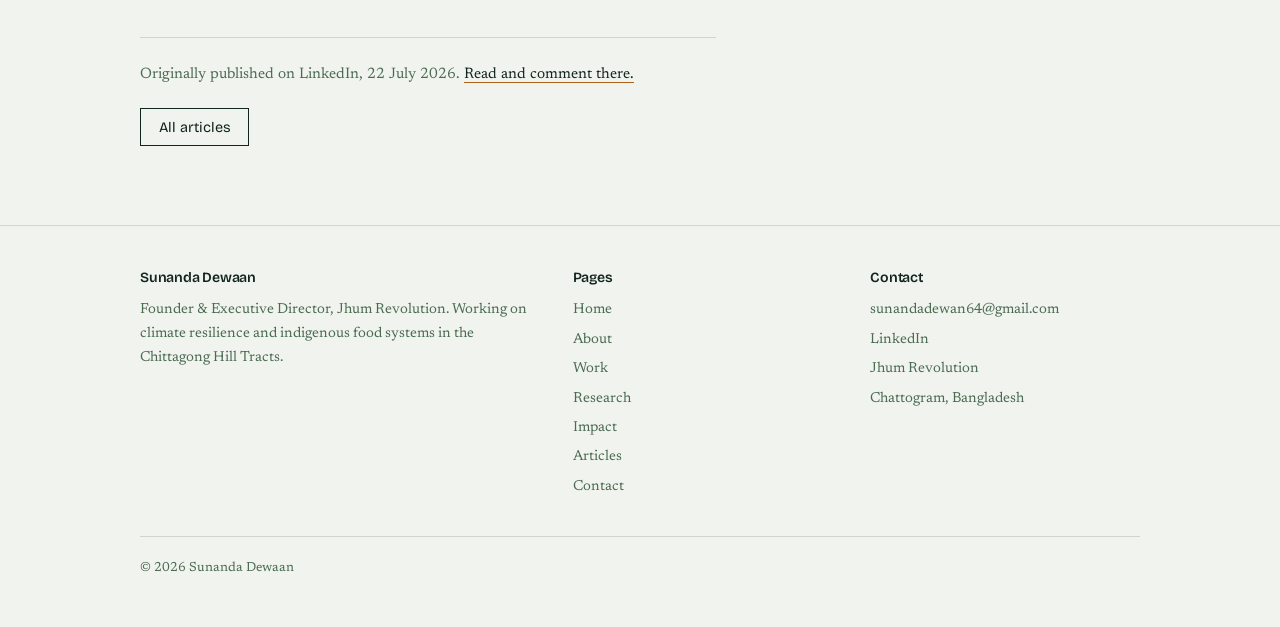
<file: article-indigenous-communities.html>
<!DOCTYPE html>
<html lang="en">
<head>
<meta charset="utf-8">
<meta name="viewport" content="width=device-width, initial-scale=1">
<title>Are Indigenous Communities in Bangladesh Victims of Climate Change? | Sunanda Dewaan</title>
<meta name="description" content="An article by Sunanda Dewaan on climate change, jhum cultivation, and indigenous adaptation in the Chittagong Hill Tracts, Bangladesh.">
<meta name="author" content="Sunanda Dewaan">
<meta property="og:title" content="Are Indigenous Communities in Bangladesh Victims of Climate Change? | Sunanda Dewaan">
<meta property="og:description" content="An article by Sunanda Dewaan on climate change, jhum cultivation, and indigenous adaptation in the Chittagong Hill Tracts, Bangladesh.">
<meta property="og:type" content="website">
<!-- Add a 1200x630 image named og-image.png to this folder, then uncomment:
<meta property="og:image" content="og-image.png"> -->
<link rel="icon" href="favicon.ico" sizes="any">
<link rel="icon" type="image/png" sizes="32x32" href="favicon-32.png">
<link rel="icon" type="image/png" sizes="16x16" href="favicon-16.png">
<link rel="apple-touch-icon" sizes="180x180" href="apple-touch-icon.png">
<link rel="preconnect" href="https://fonts.googleapis.com">
<link rel="preconnect" href="https://fonts.gstatic.com" crossorigin>
<link href="https://fonts.googleapis.com/css2?family=Bricolage+Grotesque:opsz,wght@12..96,400;12..96,600;12..96,800&family=Newsreader:opsz,wght@6..72,300;6..72,400;6..72,500&display=swap" rel="stylesheet">
<link rel="stylesheet" href="style.css">
</head>
<body>
<a class="skip" href="#main">Skip to main content</a>

<header class="site-head">
  <div class="wrap head-inner">
    <a class="brand" href="index.html"><b>Sunanda Dewaan</b><span>Climate resilience &amp; indigenous food systems</span></a>
    <button class="nav-toggle" aria-expanded="false" aria-controls="nav">Menu</button>
    <nav class="site-nav" id="nav" aria-label="Main">
      <ul><li><a href="index.html">Home</a></li><li><a href="about.html">About</a></li><li><a href="work.html">Work</a></li><li><a href="research.html">Research</a></li><li><a href="impact.html">Impact</a></li><li><a href="article.html">Articles</a></li><li><a href="contact.html">Contact</a></li></ul>
    </nav>
  </div>
</header>

<main id="main">

<section class="hero article-hero" style="padding-bottom:1.5rem">
  <div class="wrap">
    <p class="eyebrow">Article &nbsp;·&nbsp; 22 July 2026</p>
    <h1 style="font-size:clamp(2rem,5.5vw,3.4rem);max-width:20ch">Are Indigenous Communities in Bangladesh Victims of Climate Change?</h1>
    <p class="byline">By Sunanda Dewaan &mdash; Founder, Jhum Revolution &nbsp;|&nbsp; Researcher: Food, Nutrition, Climate</p>
  </div>
</section>

<section style="border-top:none;padding-top:0">
  <div class="wrap">
    <img src="article-cover.jpg" alt="Indigenous women transplanting rice seedlings in a paddy field in the Chittagong Hill Tracts" loading="lazy" style="width:100%;border:1px solid var(--stone)">
  </div>
</section>

<section style="border-top:none">
  <div class="wrap">
    <div class="article-body">

      <p>If this question is asked in a seminar room, you will get a confident &ldquo;yes.&rdquo;
      But if it is asked in a remote village in the Chittagong Hill Tracts (CHT) and you will
      get a more complicated answer, with one that has less to do with helplessness and more
      to do with a system that has worked for generations but now being pushed past its limit.</p>

      <p>I&rsquo;ve spent time working with jhum families across Rangamati, Khagrachhari and
      Bandarban for my research projects and through Jhum Revolution. What I&rsquo;ve seen
      doesn&rsquo;t fit neatly into &ldquo;victim&rdquo; narrative that dominates climate
      reporting nor into the opposite, equally flattening narrative of the endlessly
      &ldquo;resilient&rdquo; Indigenous community. The truth sits in between: these
      communities have a working body of ecological knowledge and adaptive practice.</p>

      <p>What&rsquo;s failing the Indigenous communities isn&rsquo;t a lack of capacity &mdash;
      it&rsquo;s land tenure insecurity, deforestation, and policy neglect closing in on a
      system that used to have room to breathe.</p>

      <h2>When the Rain Won&rsquo;t Stop: The 2026 Floods as a Case in Point</h2>

      <p>This isn&rsquo;t hypothetical. As I write this, Bangladesh is still absorbing the
      damage from the monsoon floods that tore through Chattogram division and the Hill Tracts
      in July 2026. Several news media, e.g. Daily Star, Dhaka Tribune and Prothom Alo,
      reported over 50 people have died across Chattogram, Cox&rsquo;s Bazar, and the three
      hill districts of Rangamati, Khagrachhari, and Bandarban, with the toll driven largely by
      landslides, hill collapses, and drowning. More than a million people have been affected,
      hundreds of thousands of families displaced into shelters. Specifically in the Hill
      Tracts, roads to Bandarban and Sajek were cut off entirely for days, leaving tourists and
      residents alike stranded.</p>

      <p>The agricultural toll is just as severe. The Business Standard, citing government
      damage assessments, reported nearly 16,000 hectares of cropland damaged across the
      division, fisheries losses exceeding Tk91 crore, and more than 1.1 lakh livestock and
      poultry killed, with total livestock losses estimated at over Tk30 crore. For hill
      farmers, that isn&rsquo;t an abstract statistic, it&rsquo;s a wiped-out season, a
      submerged seedbed, a family that has to decide whether to rebuild on the same slope or
      not.</p>

      <figure style="margin:2.5rem 0">
        <img src="flood-village.jpg" alt="Families wading through floodwater in a hill village in Barkal Upazila, Rangamati" loading="lazy" style="width:100%;border:1px solid var(--stone)">
        <figcaption style="font-family:var(--sans);font-size:.85rem;color:var(--moss);margin-top:.6rem">July 9, 2026 | Barkal Upazila, Rangamati | Credit: Proti Bindu Wangza</figcaption>
      </figure>

      <p>None of this is new. The Hill Tracts flooded catastrophically in 2017, killing over
      150 people in landslides in a single week. The pattern that&rsquo;s emerging is not
      &ldquo;occasional disaster&rdquo; but &ldquo;recurring stress&rdquo; and recurring stress
      is exactly the kind of thing Indigenous adaptive systems were built to handle, provided
      they&rsquo;re given the land, time, and institutional support to do so. Right now, they
      aren&rsquo;t.</p>

      <h2>Agriculture Under Pressure: The Shrinking Jhum Cycle</h2>

      <p>Jhum, the traditional shifting cultivation system practiced by Chakma, Marma, Tripura,
      Mro, and other Indigenous communities in the CHT, was never a crude &ldquo;slash and
      burn&rdquo; it was a rotational system with a built-in recovery period. A plot would be
      cultivated for one or two seasons, then left fallow for 10 to 20 years to let the forest
      and soil regenerate before being farmed again.</p>

      <figure style="margin:2.5rem 0">
        <img src="jhum-hillside.jpg" alt="Indigenous farmers working a jhum plot on a hillside in Barkal Upazila, Rangamati" loading="lazy" style="width:100%;border:1px solid var(--stone)">
        <figcaption style="font-family:var(--sans);font-size:.85rem;color:var(--moss);margin-top:.6rem">Indigenous farmers working in the Jhum | July 21, 2026 | Barkal Upazila, Rangamati | Credit: Proti Bindu Wangza</figcaption>
      </figure>

      <p>Nowadays, that fallow cycle has collapsed. Population pressure, shrinking available
      land, and encroachment have pushed the cycle down to 2 to 3 years in many areas. It is
      nowhere near enough time for soil fertility or forest cover to recover. The result is a
      system running in overdraft: lower yields, more erosion, and land that becomes
      progressively less forgiving of the very practice that used to sustain it.</p>

      <p>This is the part of the story that gets lost when climate change is treated as a
      purely meteorological event. Erratic rainfall and hotter temperatures are compounding a
      stress that land scarcity was already creating. Farmers aren&rsquo;t just contending with
      a changing climate, they are contending with a changing climate on a shrinking, degrading
      land base, with far less institutional recognition of their land rights than lowland
      farmers have.</p>

      <h2>Food and Daily Life: The Quiet Disruptions</h2>

      <figure style="margin:2.5rem 0">
        <img src="monsoon-hills.jpg" alt="Villagers under umbrellas during a light shower on a hill" loading="lazy" style="width:100%;border:1px solid var(--stone)">
        <figcaption style="font-family:var(--sans);font-size:.85rem;color:var(--moss);margin-top:.6rem">A light shower at a silent hill | Credit: Proti Bindu Wangza</figcaption>
      </figure>

      <p>The headline numbers, e.g. deaths, hectares, taka lost don&rsquo;t capture what a
      changing climate actually does to daily life in a hill village. Year after year, not just
      during a single disaster.</p>

      <p>Erratic rainfall means the planting calendar that jhum farmers relied on for
      generations no longer holds rains arrive late, then all at once, then not at all for
      weeks, making it harder to know when to sow or when a crop is safe from either drought or
      flash flooding. Rising heat is shortening the growing window for some traditional crops
      and pushing families to alter what they plant and when.</p>

      <p>When heavy rainfall or landslide debris damage or destroy the Jhum or their rice
      field, families lose not just income but their immediate food supply, and in the hills
      specifically, landslide-blocked roads mean that even when relief reaches the district, it
      can take days to physically get to isolated communities.</p>

      <p>Their food system itself is built on labour, not just land. After a jhum harvest, rice
      still has to be threshed, winnowed, and sun-dried by hand. It is a communal process,
      often done together as families and neighbors, spread across tarpaulins in the open air,
      dependent on a few days of clear, dry weather to finish properly.</p>

      <figure style="margin:2.5rem 0">
        <img src="paddy-winnowing.jpg" alt="Farmers winnowing the rice harvest together on tarpaulins" loading="lazy" style="width:100%;border:1px solid var(--stone)">
        <figcaption style="font-family:var(--sans);font-size:.85rem;color:var(--moss);margin-top:.6rem">Hands that share a harvest, share a hill | Credit: Purna Moni Chakma</figcaption>
      </figure>

      <p>When rainfall becomes erratic, that drying window shrinks along with everything else:
      grain left out too long in unexpected rain, molds or sprouts, turning an already reduced
      yield into an even smaller usable one. A shrinking harvest that also can not be safely
      dried is a food security problem multiplying on itself, and it&rsquo;s rarely counted in
      official damage assessments the way a flooded field is.</p>

      <h2>Indigenous Knowledge: The System Nobody&rsquo;s Funding</h2>

      <p>The &ldquo;Machang Ghor&rdquo; an elevated bamboo stilt house, has long been a
      defining feature of traditional architecture in the Chittagong Hill Tracts. Built to
      withstand seasonal flooding while reducing the risks of landslides and encounters with
      wild animals, it reflects generations of practical knowledge shaped by close interaction
      with the local environment. More than a dwelling, the Machang Ghor represents an enduring
      form of climate adaptation embedded in Indigenous architectural traditions.</p>

      <figure style="margin:2.5rem 0">
        <img src="hills-cloud.jpg" alt="A Machang Ghor, an elevated bamboo stilt house, above cloud-filled hills" loading="lazy" style="width:100%;border:1px solid var(--stone)">
        <figcaption style="font-family:var(--sans);font-size:.85rem;color:var(--moss);margin-top:.6rem">A house in the cloud | Machang Ghor | Credit: Proti Bindu Wangza</figcaption>
      </figure>

      <p>This adaptive knowledge extends well beyond housing. Traditional food storage methods,
      seasonal foraging calendars, and community farming and social practices are all
      synchronized with environmental rhythms and guided by careful observation of natural
      indicators. These practices have enabled Indigenous communities to anticipate seasonal
      changes, manage resources sustainably, and strengthen their resilience to climate
      variability for generations. Long before the term climate adaptation entered global
      discourse, these Indigenous knowledge systems were already providing effective, locally
      grounded solutions for living with environmental change.</p>

      <p>However, the accelerating impacts of climate change are increasingly undermining the
      reliability of these traditional knowledge systems. Rainfall patterns have become more
      erratic, dry seasons are longer and hotter, and extreme weather events occur with greater
      frequency and intensity. Environmental cues that once guided planting, harvesting,
      foraging, and water management are becoming less predictable as weather patterns depart
      from historical norms. As a result, Indigenous communities are finding it more difficult
      to rely solely on inherited knowledge to make decisions that have sustained them for
      generations.</p>

      <p>At the same time, there has been limited investment in strengthening the adaptive
      capacity of these communities. Climate adaptation policies and development initiatives
      often overlook Indigenous knowledge or fail to meaningfully involve Indigenous peoples in
      planning and decision-making. While these communities continue to face increasing climate
      risks including landslides, prolonged droughts, flash floods, declining soil fertility,
      and water scarcity; there remains a significant gap in targeted adaptation measures that
      build upon and reinforce their existing resilience.</p>

      <p>This knowledge is not static folklore. It&rsquo;s a living, adaptive system, and
      increasingly it&rsquo;s being carried forward by youth and women&rsquo;s networks groups
      like UNESCO&rsquo;s Youth As Researchers initiative and the Hill Women&rsquo;s Federation
      who are documenting traditional practices while also pushing for formal recognition and
      policy inclusion. That combination matters: preserving the knowledge and fighting for the
      institutional standing to act on it.</p>

      <figure style="margin:2.5rem 0">
        <img src="household-interview.jpg" alt="Key informant interview with an Indigenous elder on a veranda" loading="lazy" style="width:100%;border:1px solid var(--stone)">
        <figcaption style="font-family:var(--sans);font-size:.85rem;color:var(--moss);margin-top:.6rem">Key Informant Interview (KII) with an Indigenous elder | UNESCO Dhaka | Credit: Sunanda Dewaan</figcaption>
      </figure>

      <p>Rather than replacing Indigenous knowledge, climate adaptation efforts should seek to
      complement and strengthen it. Integrating traditional ecological knowledge with
      scientific climate information, promoting climate-resilient agricultural practices,
      improving water harvesting and storage systems, supporting resilient housing, and
      ensuring Indigenous participation in policy development can enhance community resilience
      while preserving cultural heritage.</p>

      <p>By combining centuries of locally grounded experience with modern adaptation
      strategies, policymakers, researchers, and development practitioners can help ensure that
      Indigenous communities in the Chittagong Hill Tracts are better equipped to navigate an
      increasingly uncertain climate while maintaining their identity, livelihoods, and
      connection to the land.</p>

      <h2>So, Victims or Not?</h2>

      <p>The answer is neither simple nor binary. To portray Indigenous communities in the
      Chittagong Hill Tracts merely as victims is to ignore generations of knowledge,
      innovation, and adaptation that have enabled them to live with a dynamic and often
      challenging environment. Their agricultural systems, housing designs, food preservation
      practices, and ecological knowledge demonstrate that resilience is not a new concept but
      it has been embedded in their way of life for centuries.</p>

      <p>The honest answer is that these are communities with a functioning adaptive system
      operating under structural constraint. The real challenge is not their ability to adapt,
      but the structural barriers they face. The future of climate adaptation in the Chittagong
      Hill Tracts should not be built on replacing Indigenous knowledge with external
      solutions. Climate adaptation efforts must move beyond treating Indigenous peoples as
      beneficiaries and instead recognize them as partners, strengthening their resilience
      through secure land rights, community-led adaptation, inclusive governance, and the
      integration of Indigenous and scientific knowledge.</p>

      <p>If we fail to support these communities, we will not only lose more than livelihoods
      but also we risk losing one of Bangladesh&rsquo;s richest repositories of climate
      adaptation knowledge. But if we invest in Indigenous leadership and recognize their
      expertise, the Chittagong Hill Tracts can become a model of how traditional wisdom and
      modern science together can build a more resilient future.</p>

      <hr style="border:none;border-top:1px solid var(--stone);margin:3rem 0 1.5rem">
      <p style="font-size:.95rem;color:var(--moss)">Originally published on LinkedIn,
      22 July 2026.
      <a href="https://www.linkedin.com/pulse/indigenous-communities-bangladesh-victims-climate-change-dewaan-9smkc/">Read and comment there.</a></p>
      <p style="margin-top:1.5rem"><a class="btn" href="article.html">All articles</a></p>

    </div>
  </div>
</section>

</main>

<footer class="site-foot">
  <div class="wrap">
    <div class="foot-grid">
      <div>
        <h3>Sunanda Dewaan</h3>
        <p style="margin:0;font-size:.9rem">Founder &amp; Executive Director, Jhum Revolution. Working on climate resilience and indigenous food systems in the Chittagong Hill Tracts.</p>
      </div>
      <div>
        <h3>Pages</h3>
        <ul><li><a href="index.html">Home</a></li><li><a href="about.html">About</a></li><li><a href="work.html">Work</a></li><li><a href="research.html">Research</a></li><li><a href="impact.html">Impact</a></li><li><a href="article.html">Articles</a></li><li><a href="contact.html">Contact</a></li></ul>
      </div>
      <div>
        <h3>Contact</h3>
        <ul>
          <li><a href="mailto:sunandadewan64@gmail.com">sunandadewan64@gmail.com</a></li>
          <li><a href="https://www.linkedin.com/in/sunanda-dewaan29">LinkedIn</a></li>
          <li><a href="https://sites.google.com/view/jhum-revolution/home">Jhum Revolution</a></li>
          <li>Chattogram, Bangladesh</li>
        </ul>
      </div>
    </div>
    <div class="copyright">&copy; 2026 Sunanda Dewaan</div>
  </div>
</footer>

<script src="script.js"></script>
</body>
</html>
</file>
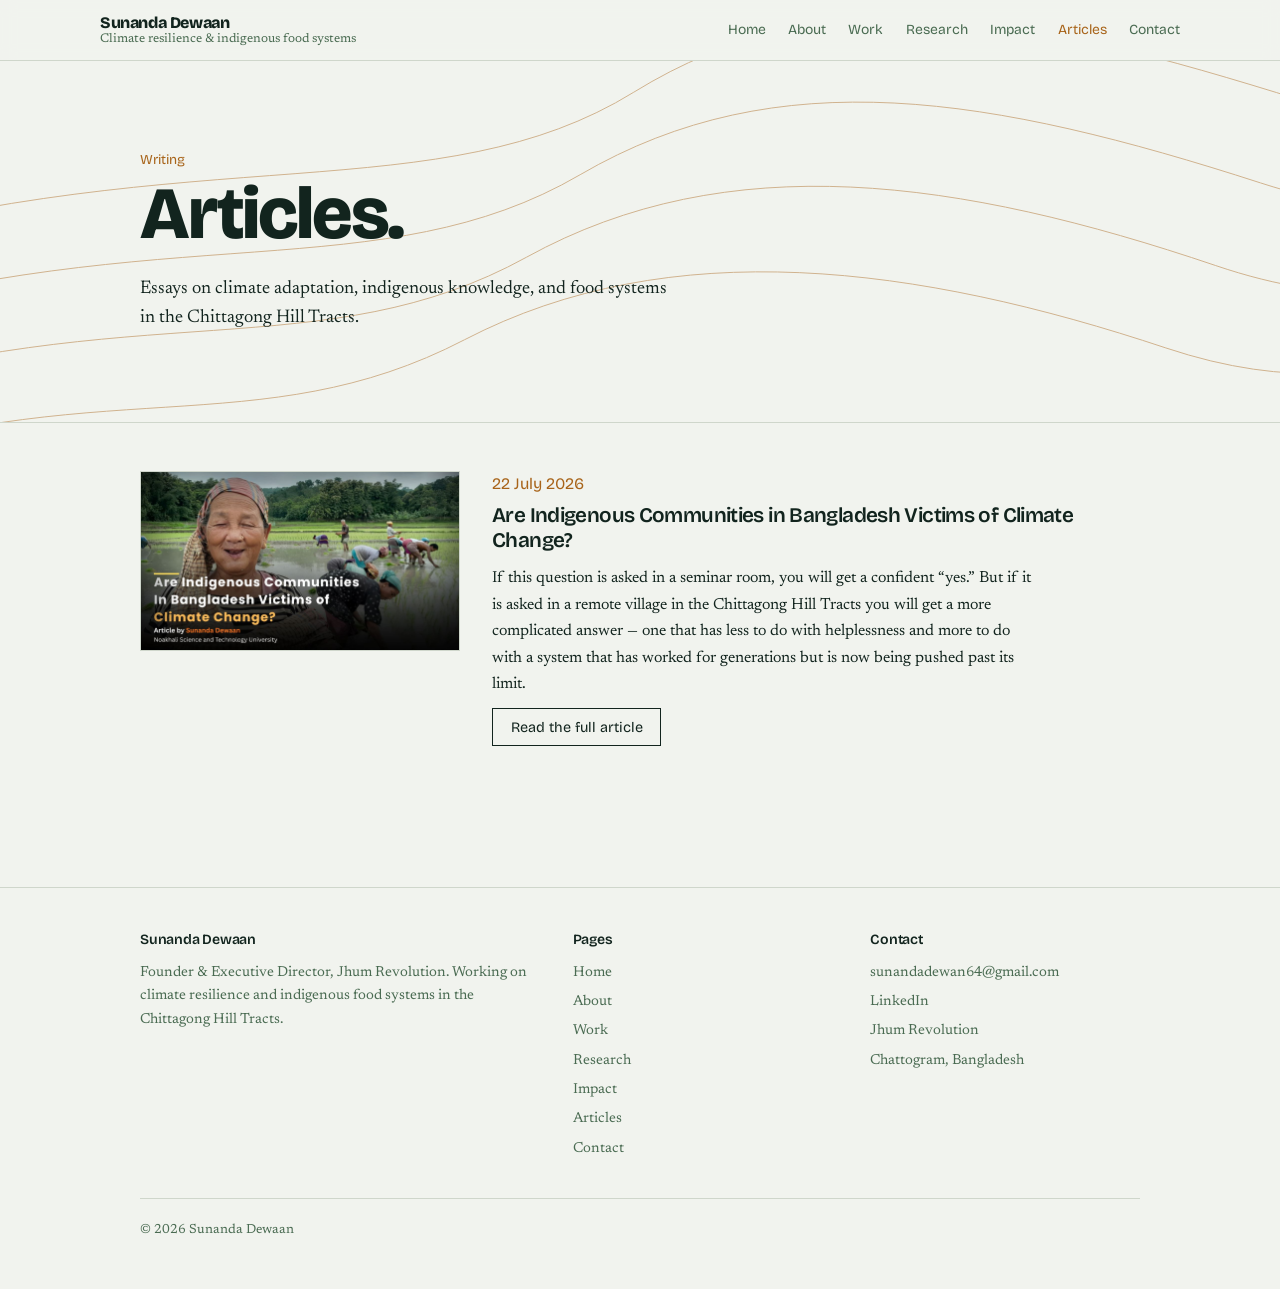
<file: article.html>
<!DOCTYPE html>
<html lang="en">
<head>
<meta charset="utf-8">
<meta name="viewport" content="width=device-width, initial-scale=1">
<title>Articles | Sunanda Dewaan</title>
<meta name="description" content="Writing by Sunanda Dewaan on climate adaptation, indigenous knowledge, and food systems in the Chittagong Hill Tracts, Bangladesh.">
<meta name="author" content="Sunanda Dewaan">
<meta property="og:title" content="Articles | Sunanda Dewaan">
<meta property="og:description" content="Writing by Sunanda Dewaan on climate adaptation, indigenous knowledge, and food systems in the Chittagong Hill Tracts, Bangladesh.">
<meta property="og:type" content="website">
<!-- Add a 1200x630 image named og-image.png to this folder, then uncomment:
<meta property="og:image" content="og-image.png"> -->
<link rel="icon" href="favicon.ico" sizes="any">
<link rel="icon" type="image/png" sizes="32x32" href="favicon-32.png">
<link rel="icon" type="image/png" sizes="16x16" href="favicon-16.png">
<link rel="apple-touch-icon" sizes="180x180" href="apple-touch-icon.png">
<link rel="preconnect" href="https://fonts.googleapis.com">
<link rel="preconnect" href="https://fonts.gstatic.com" crossorigin>
<link href="https://fonts.googleapis.com/css2?family=Bricolage+Grotesque:opsz,wght@12..96,400;12..96,600;12..96,800&family=Newsreader:opsz,wght@6..72,300;6..72,400;6..72,500&display=swap" rel="stylesheet">
<link rel="stylesheet" href="style.css">
</head>
<body>
<a class="skip" href="#main">Skip to main content</a>

<header class="site-head">
  <div class="wrap head-inner">
    <a class="brand" href="index.html"><b>Sunanda Dewaan</b><span>Climate resilience &amp; indigenous food systems</span></a>
    <button class="nav-toggle" aria-expanded="false" aria-controls="nav">Menu</button>
    <nav class="site-nav" id="nav" aria-label="Main">
      <ul><li><a href="index.html">Home</a></li><li><a href="about.html">About</a></li><li><a href="work.html">Work</a></li><li><a href="research.html">Research</a></li><li><a href="impact.html">Impact</a></li><li><a href="article.html" aria-current="page">Articles</a></li><li><a href="contact.html">Contact</a></li></ul>
    </nav>
  </div>
</header>

<main id="main">

<section class="hero">
  <div class="wrap">
    <svg class="contours" viewBox="0 0 900 320" aria-hidden="true" preserveAspectRatio="none">
  <path d="M-20 300 C 120 250, 200 288, 300 236 S 520 200, 640 240 S 820 214, 930 176"/>
  <path d="M-20 264 C 140 214, 232 250, 330 196 S 540 158, 664 200 S 826 172, 930 132"/>
  <path d="M-20 228 C 156 176, 260 212, 356 156 S 556 118, 686 160 S 834 128, 930 88"/>
  <path d="M-20 192 C 172 138, 288 174, 382 116 S 572 78, 706 120 S 842 84, 930 44"/>
</svg>
    <div class="hero-text">
      <p class="eyebrow">Writing</p>
      <h1>Articles.</h1>
      <p class="lede">Essays on climate adaptation, indigenous knowledge, and food systems
      in the Chittagong Hill Tracts.</p>
    </div>
  </div>
</section>

<section>
  <div class="wrap">
    <article class="post-card">
      <a class="post-thumb" href="article-indigenous-communities.html">
        <img src="article-cover.jpg" alt="Indigenous women transplanting rice seedlings in a paddy field in the Chittagong Hill Tracts" loading="lazy">
      </a>
      <div class="post-meta">
        <p class="post-date">22 July 2026</p>
        <h2><a href="article-indigenous-communities.html">Are Indigenous Communities in Bangladesh Victims of Climate Change?</a></h2>
        <p>If this question is asked in a seminar room, you will get a confident &ldquo;yes.&rdquo;
        But if it is asked in a remote village in the Chittagong Hill Tracts you will get a more
        complicated answer &mdash; one that has less to do with helplessness and more to do with
        a system that has worked for generations but is now being pushed past its limit.</p>
        <p><a class="btn" href="article-indigenous-communities.html">Read the full article</a></p>
      </div>
    </article>

    <!-- TODO: to add another article, copy the <article class="post-card"> block above,
         create a new page for it, and point the links at that page. -->
  </div>
</section>

</main>

<footer class="site-foot">
  <div class="wrap">
    <div class="foot-grid">
      <div>
        <h3>Sunanda Dewaan</h3>
        <p style="margin:0;font-size:.9rem">Founder &amp; Executive Director, Jhum Revolution. Working on climate resilience and indigenous food systems in the Chittagong Hill Tracts.</p>
      </div>
      <div>
        <h3>Pages</h3>
        <ul><li><a href="index.html">Home</a></li><li><a href="about.html">About</a></li><li><a href="work.html">Work</a></li><li><a href="research.html">Research</a></li><li><a href="impact.html">Impact</a></li><li><a href="article.html">Articles</a></li><li><a href="contact.html">Contact</a></li></ul>
      </div>
      <div>
        <h3>Contact</h3>
        <ul>
          <li><a href="mailto:sunandadewan64@gmail.com">sunandadewan64@gmail.com</a></li>
          <li><a href="https://www.linkedin.com/in/sunanda-dewaan29">LinkedIn</a></li>
          <li><a href="https://sites.google.com/view/jhum-revolution/home">Jhum Revolution</a></li>
          <li>Chattogram, Bangladesh</li>
        </ul>
      </div>
    </div>
    <div class="copyright">&copy; 2026 Sunanda Dewaan</div>
  </div>
</footer>

<script src="script.js"></script>
</body>
</html>
</file>
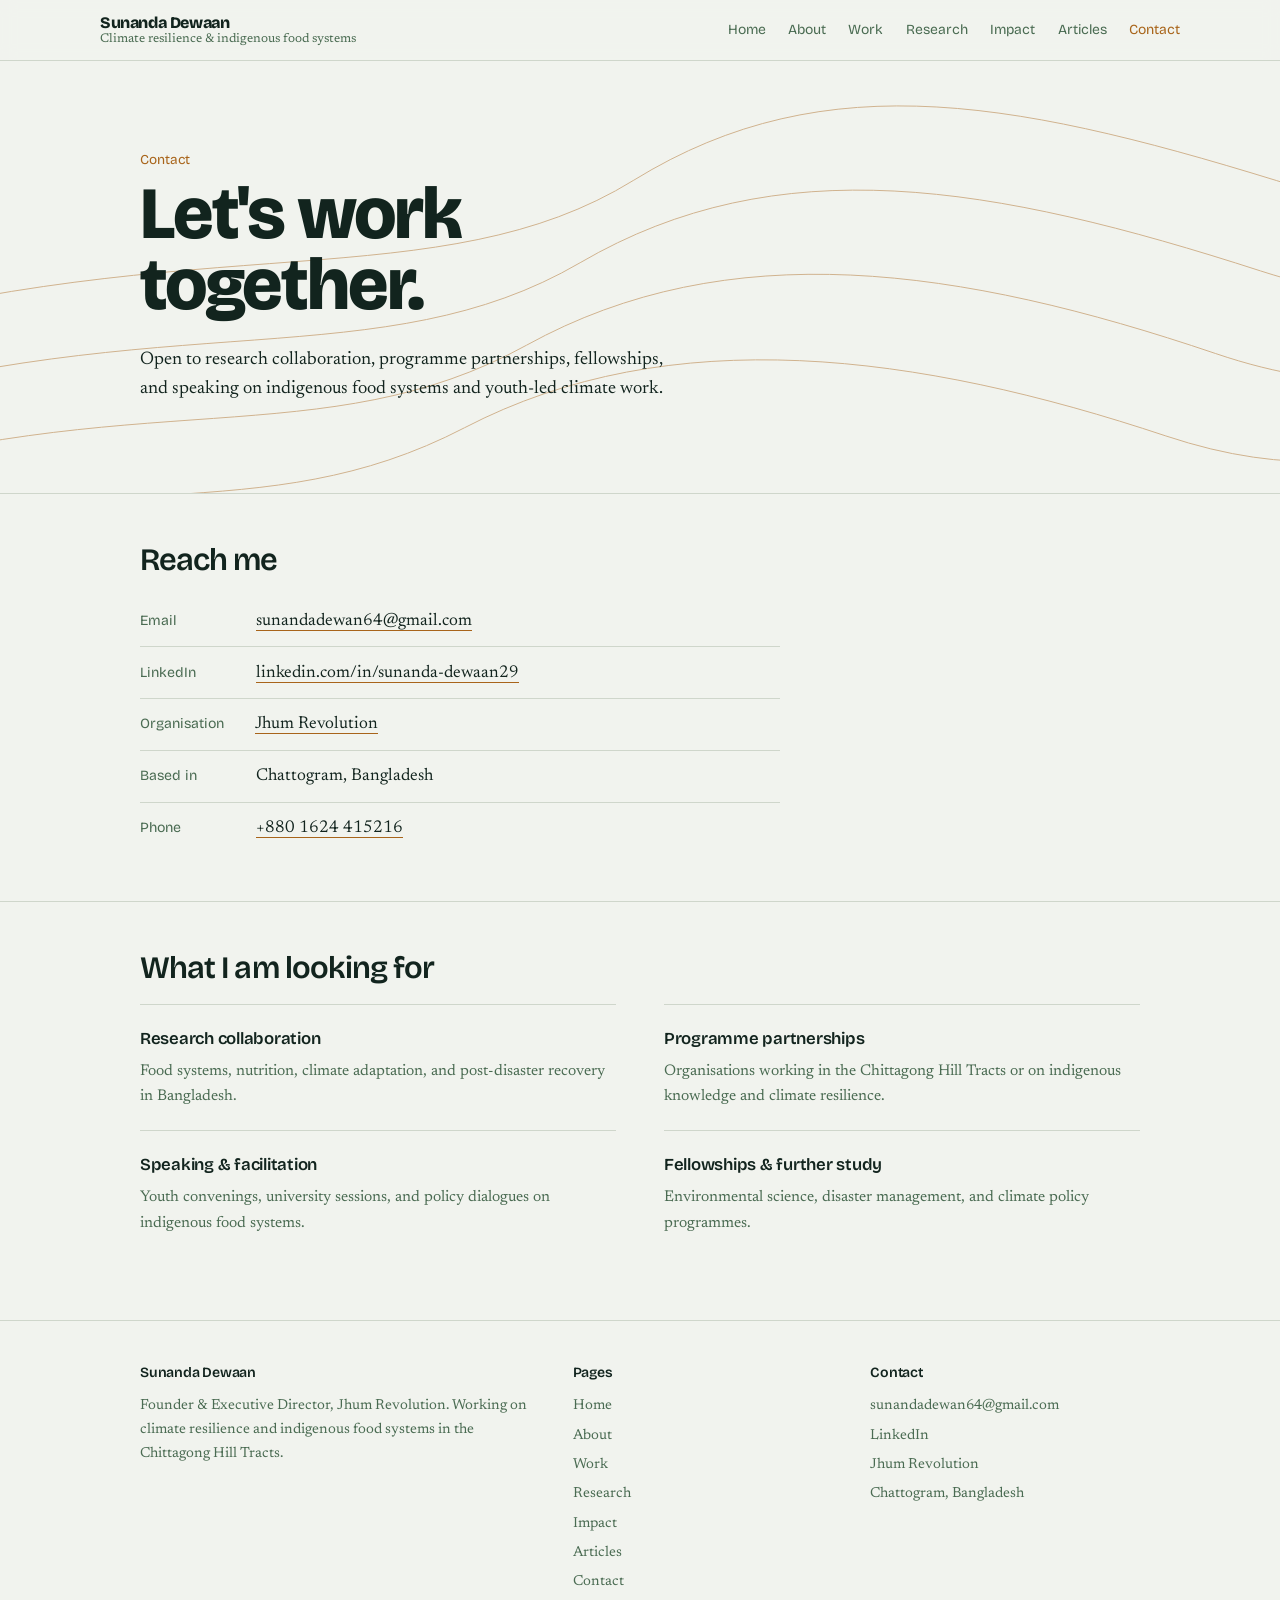
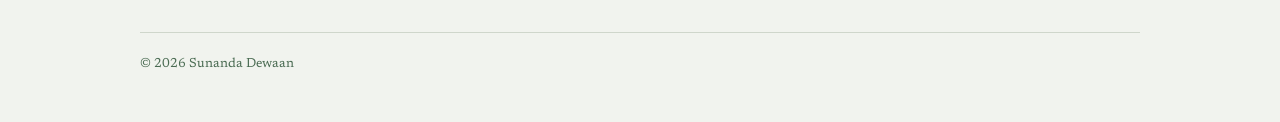
<file: contact.html>
<!DOCTYPE html>
<html lang="en">
<head>
<meta charset="utf-8">
<meta name="viewport" content="width=device-width, initial-scale=1">
<title>Contact | Sunanda Dewaan</title>
<meta name="description" content="Get in touch with Sunanda Dewaan for research collaboration, programme partnerships, and speaking.">
<meta name="author" content="Sunanda Dewaan">
<meta property="og:title" content="Contact | Sunanda Dewaan">
<meta property="og:description" content="Get in touch with Sunanda Dewaan for research collaboration, programme partnerships, and speaking.">
<meta property="og:type" content="website">
<!-- Add a 1200x630 image named og-image.png to this folder, then uncomment:
<meta property="og:image" content="og-image.png"> -->
<link rel="icon" href="favicon.ico" sizes="any">
<link rel="icon" type="image/png" sizes="32x32" href="favicon-32.png">
<link rel="icon" type="image/png" sizes="16x16" href="favicon-16.png">
<link rel="apple-touch-icon" sizes="180x180" href="apple-touch-icon.png">
<link rel="preconnect" href="https://fonts.googleapis.com">
<link rel="preconnect" href="https://fonts.gstatic.com" crossorigin>
<link href="https://fonts.googleapis.com/css2?family=Bricolage+Grotesque:opsz,wght@12..96,400;12..96,600;12..96,800&family=Newsreader:opsz,wght@6..72,300;6..72,400;6..72,500&display=swap" rel="stylesheet">
<link rel="stylesheet" href="style.css">
</head>
<body>
<a class="skip" href="#main">Skip to main content</a>

<header class="site-head">
  <div class="wrap head-inner">
    <a class="brand" href="index.html"><b>Sunanda Dewaan</b><span>Climate resilience &amp; indigenous food systems</span></a>
    <button class="nav-toggle" aria-expanded="false" aria-controls="nav">Menu</button>
    <nav class="site-nav" id="nav" aria-label="Main">
      <ul><li><a href="index.html">Home</a></li><li><a href="about.html">About</a></li><li><a href="work.html">Work</a></li><li><a href="research.html">Research</a></li><li><a href="impact.html">Impact</a></li><li><a href="article.html">Articles</a></li><li><a href="contact.html" aria-current="page">Contact</a></li></ul>
    </nav>
  </div>
</header>

<main id="main">

<section class="hero">
  <div class="wrap">
    <svg class="contours" viewBox="0 0 900 320" aria-hidden="true" preserveAspectRatio="none">
  <path d="M-20 300 C 120 250, 200 288, 300 236 S 520 200, 640 240 S 820 214, 930 176"/>
  <path d="M-20 264 C 140 214, 232 250, 330 196 S 540 158, 664 200 S 826 172, 930 132"/>
  <path d="M-20 228 C 156 176, 260 212, 356 156 S 556 118, 686 160 S 834 128, 930 88"/>
  <path d="M-20 192 C 172 138, 288 174, 382 116 S 572 78, 706 120 S 842 84, 930 44"/>
</svg>
    <div class="hero-text">
      <p class="eyebrow">Contact</p>
      <h1>Let's work together.</h1>
      <p class="lede">Open to research collaboration, programme partnerships, fellowships,
      and speaking on indigenous food systems and youth-led climate work.</p>
    </div>
  </div>
</section>

<section>
  <div class="wrap">
    <h2>Reach me</h2>
    <ul class="contact-lines">
      <li><span class="lbl">Email</span> <a href="mailto:sunandadewan64@gmail.com">sunandadewan64@gmail.com</a></li>
      <li><span class="lbl">LinkedIn</span> <a href="https://www.linkedin.com/in/sunanda-dewaan29">linkedin.com/in/sunanda-dewaan29</a></li>
      <li><span class="lbl">Organisation</span> <a href="https://sites.google.com/view/jhum-revolution/home">Jhum Revolution</a></li>
      <li><span class="lbl">Based in</span> Chattogram, Bangladesh</li>
      <li><span class="lbl">Phone</span> <a href="tel:+8801624415216">+880 1624 415216</a></li>
    </ul>
  </div>
</section>

<section>
  <div class="wrap">
    <h2>What I am looking for</h2>
    <div class="grid-2">
      <div class="entry"><h3>Research collaboration</h3><p>Food systems, nutrition, climate adaptation, and post-disaster recovery in Bangladesh.</p></div>
      <div class="entry"><h3>Programme partnerships</h3><p>Organisations working in the Chittagong Hill Tracts or on indigenous knowledge and climate resilience.</p></div>
      <div class="entry"><h3>Speaking &amp; facilitation</h3><p>Youth convenings, university sessions, and policy dialogues on indigenous food systems.</p></div>
      <div class="entry"><h3>Fellowships &amp; further study</h3><p>Environmental science, disaster management, and climate policy programmes.</p></div>
    </div>
  </div>
</section>

</main>

<footer class="site-foot">
  <div class="wrap">
    <div class="foot-grid">
      <div>
        <h3>Sunanda Dewaan</h3>
        <p style="margin:0;font-size:.9rem">Founder &amp; Executive Director, Jhum Revolution. Working on climate resilience and indigenous food systems in the Chittagong Hill Tracts.</p>
      </div>
      <div>
        <h3>Pages</h3>
        <ul><li><a href="index.html">Home</a></li><li><a href="about.html">About</a></li><li><a href="work.html">Work</a></li><li><a href="research.html">Research</a></li><li><a href="impact.html">Impact</a></li><li><a href="article.html">Articles</a></li><li><a href="contact.html">Contact</a></li></ul>
      </div>
      <div>
        <h3>Contact</h3>
        <ul>
          <li><a href="mailto:sunandadewan64@gmail.com">sunandadewan64@gmail.com</a></li>
          <li><a href="https://www.linkedin.com/in/sunanda-dewaan29">LinkedIn</a></li>
          <li><a href="https://sites.google.com/view/jhum-revolution/home">Jhum Revolution</a></li>
          <li>Chattogram, Bangladesh</li>
        </ul>
      </div>
    </div>
    <div class="copyright">&copy; 2026 Sunanda Dewaan</div>
  </div>
</footer>

<script src="script.js"></script>
</body>
</html>
</file>
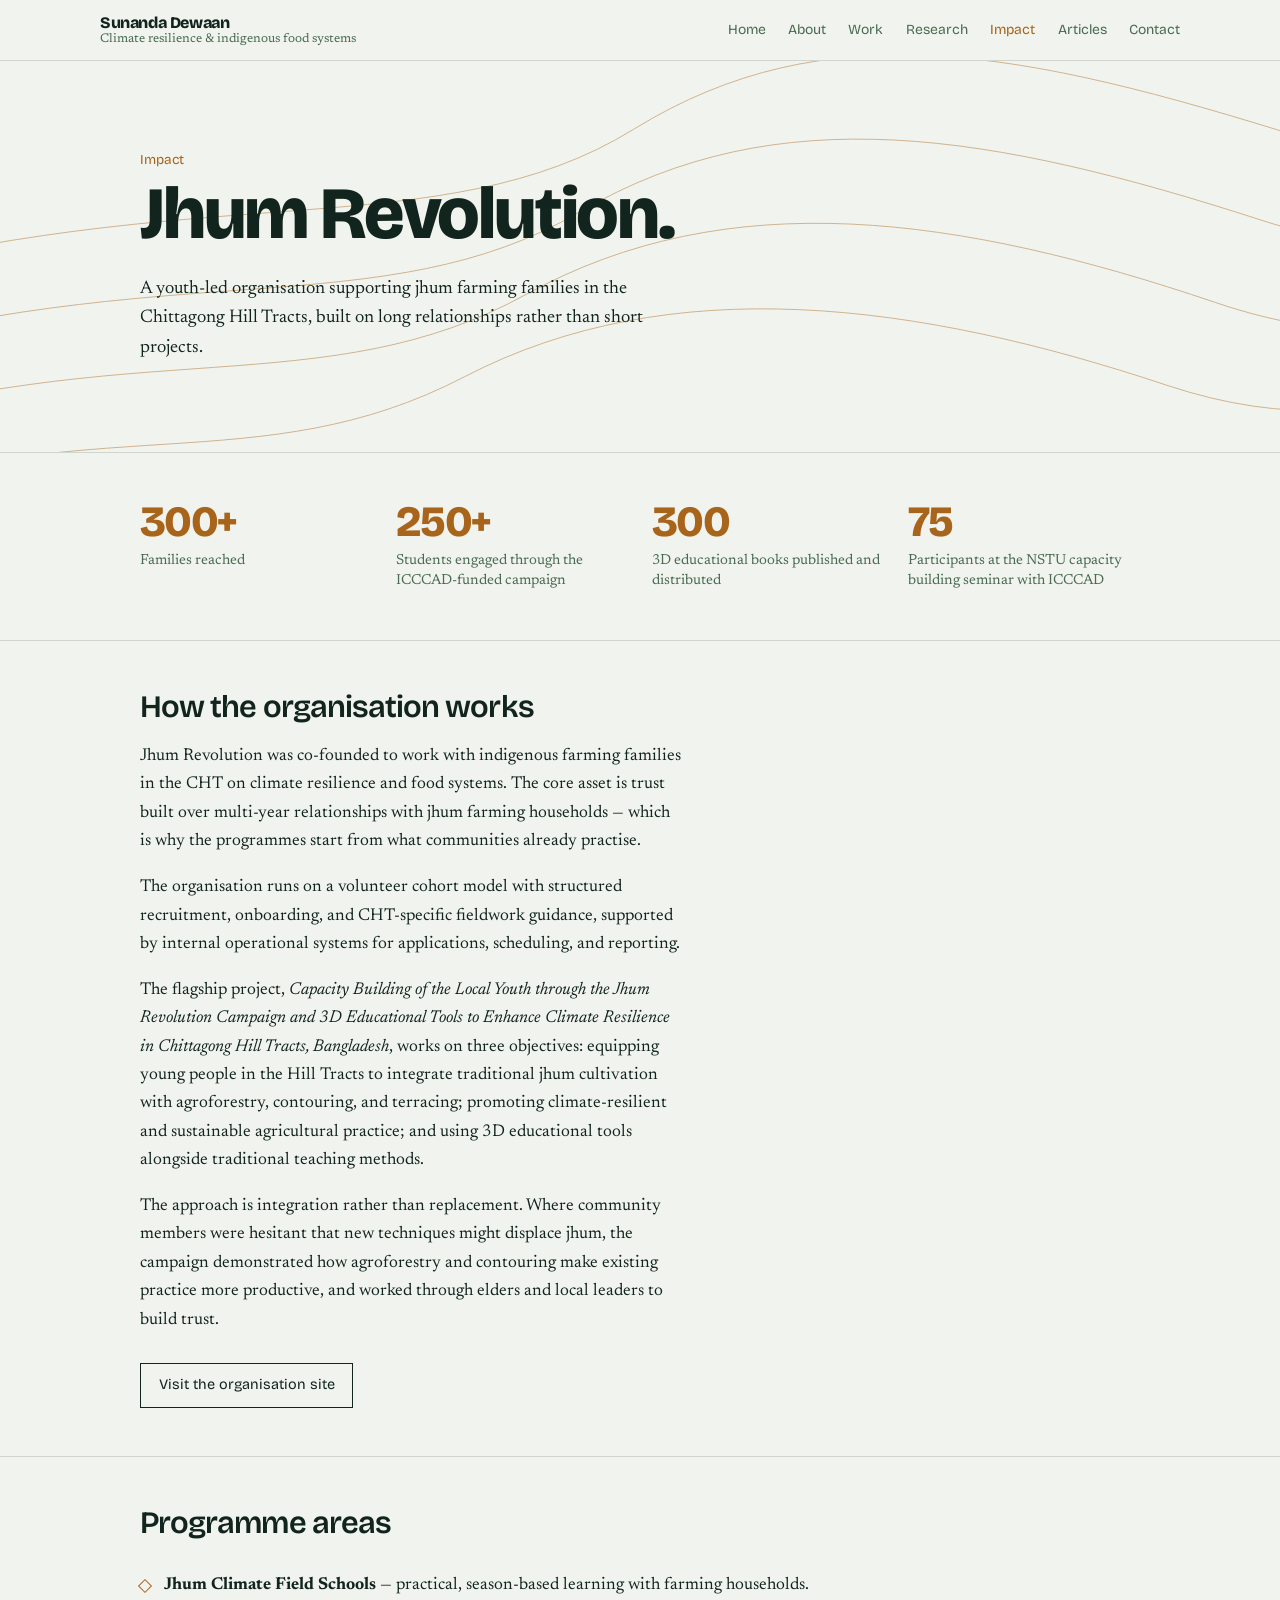
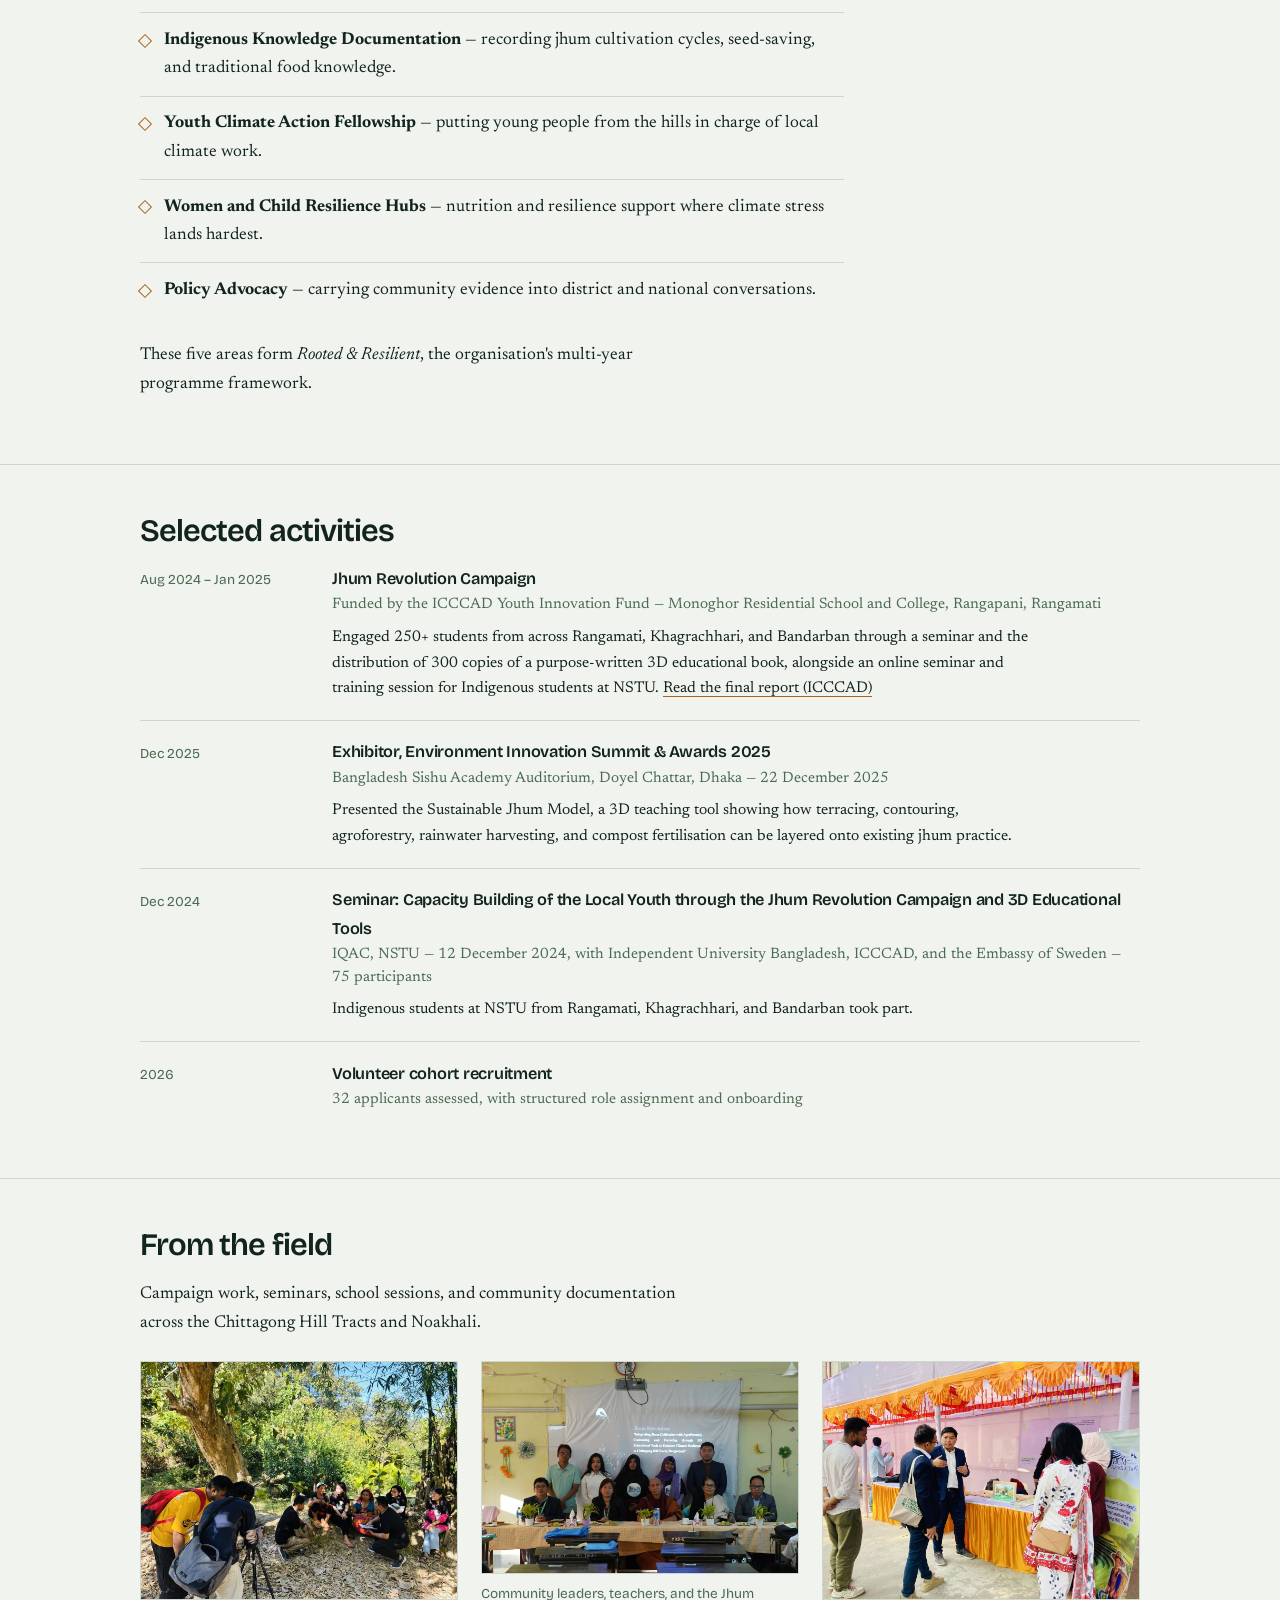
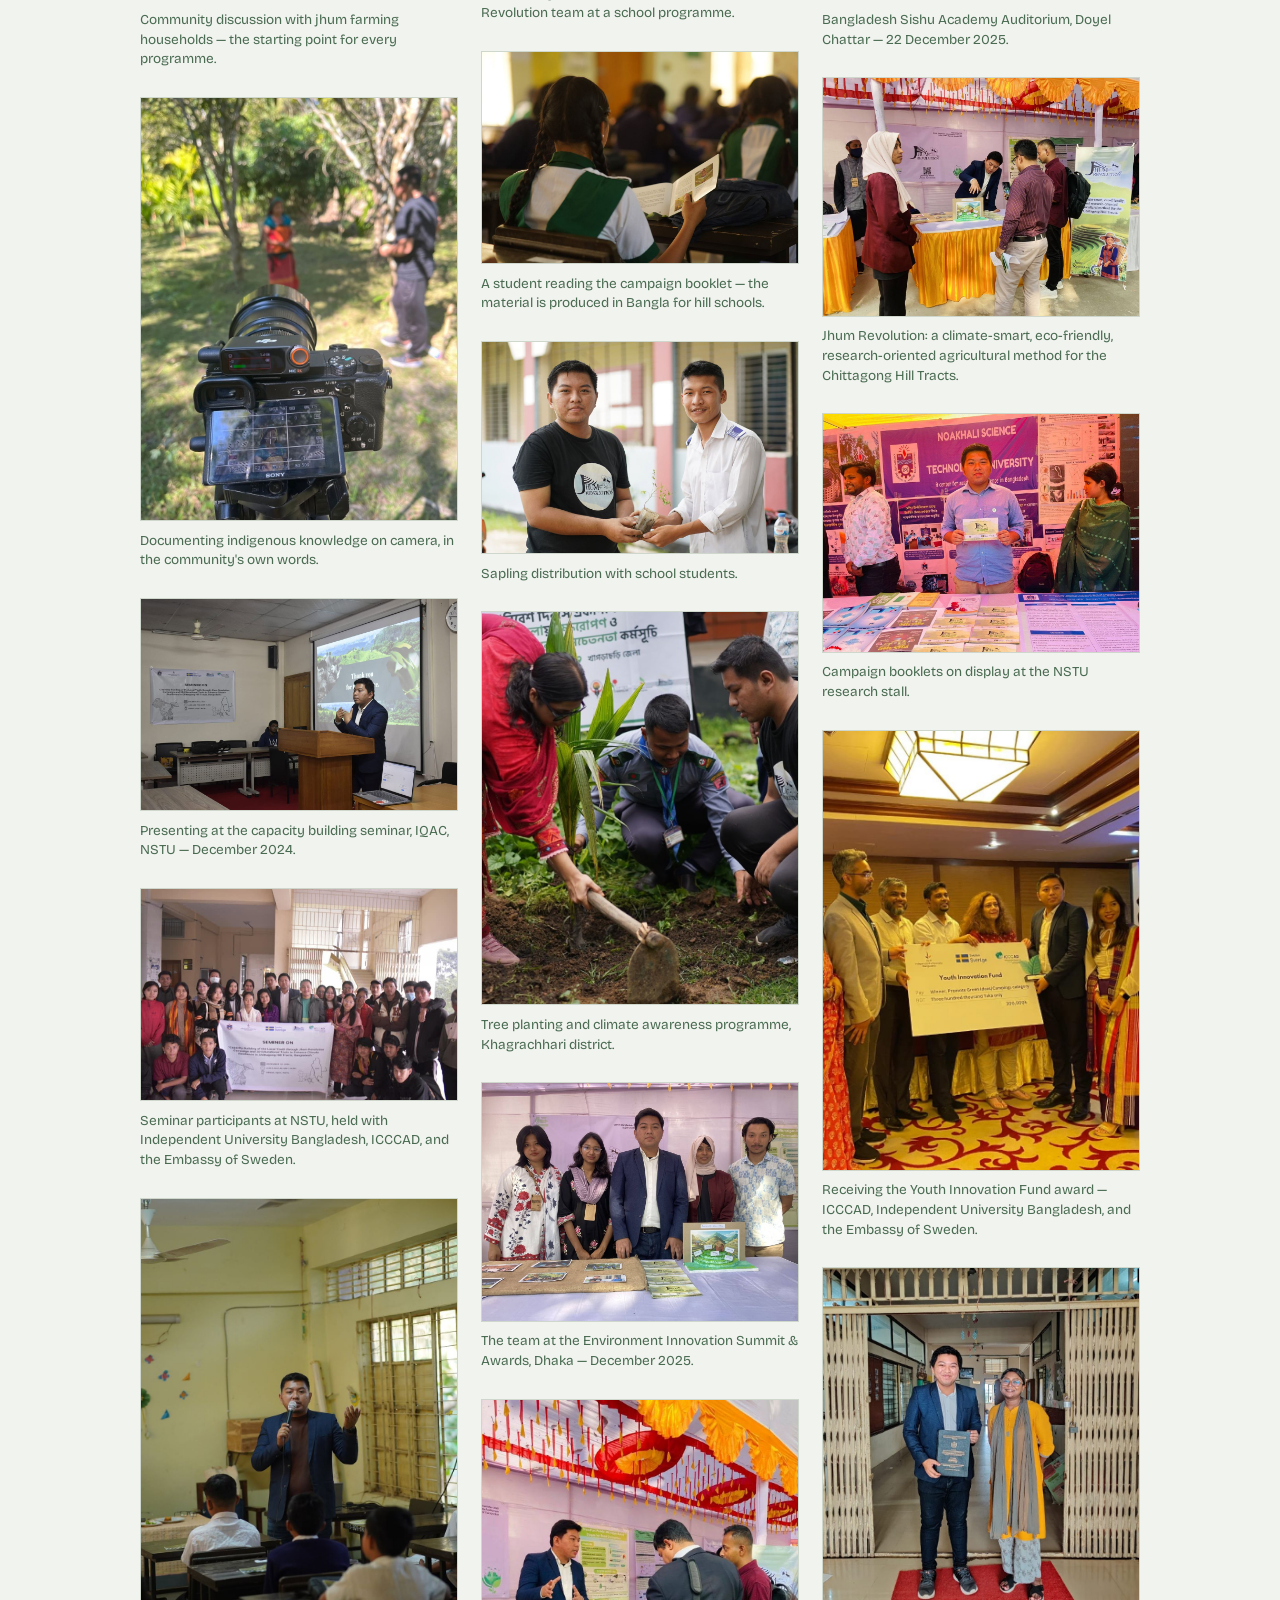
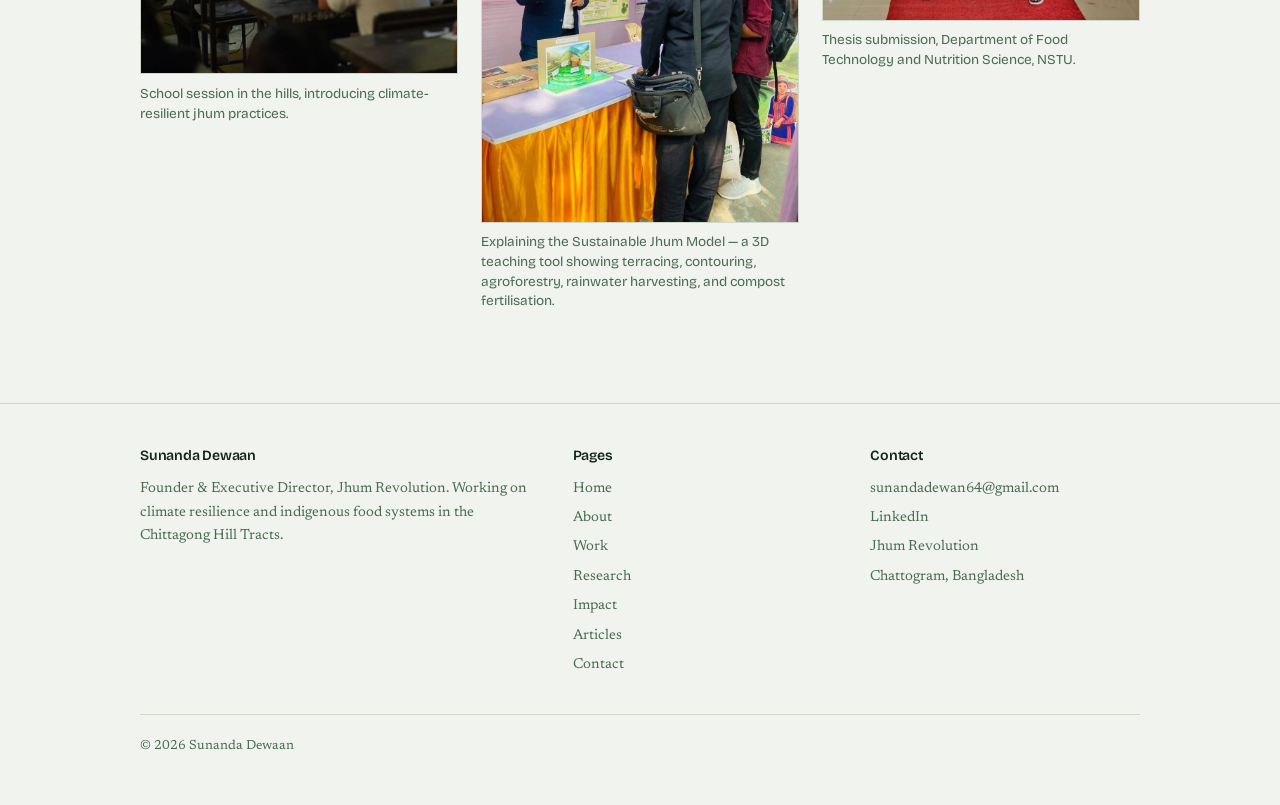
<file: impact.html>
<!DOCTYPE html>
<html lang="en">
<head>
<meta charset="utf-8">
<meta name="viewport" content="width=device-width, initial-scale=1">
<title>Impact | Sunanda Dewaan</title>
<meta name="description" content="Jhum Revolution's work with jhum farming families in the Chittagong Hill Tracts — programmes, reach, and activities.">
<meta name="author" content="Sunanda Dewaan">
<meta property="og:title" content="Impact | Sunanda Dewaan">
<meta property="og:description" content="Jhum Revolution's work with jhum farming families in the Chittagong Hill Tracts — programmes, reach, and activities.">
<meta property="og:type" content="website">
<!-- Add a 1200x630 image named og-image.png to this folder, then uncomment:
<meta property="og:image" content="og-image.png"> -->
<link rel="icon" href="favicon.ico" sizes="any">
<link rel="icon" type="image/png" sizes="32x32" href="favicon-32.png">
<link rel="icon" type="image/png" sizes="16x16" href="favicon-16.png">
<link rel="apple-touch-icon" sizes="180x180" href="apple-touch-icon.png">
<link rel="preconnect" href="https://fonts.googleapis.com">
<link rel="preconnect" href="https://fonts.gstatic.com" crossorigin>
<link href="https://fonts.googleapis.com/css2?family=Bricolage+Grotesque:opsz,wght@12..96,400;12..96,600;12..96,800&family=Newsreader:opsz,wght@6..72,300;6..72,400;6..72,500&display=swap" rel="stylesheet">
<link rel="stylesheet" href="style.css">
</head>
<body>
<a class="skip" href="#main">Skip to main content</a>

<header class="site-head">
  <div class="wrap head-inner">
    <a class="brand" href="index.html"><b>Sunanda Dewaan</b><span>Climate resilience &amp; indigenous food systems</span></a>
    <button class="nav-toggle" aria-expanded="false" aria-controls="nav">Menu</button>
    <nav class="site-nav" id="nav" aria-label="Main">
      <ul><li><a href="index.html">Home</a></li><li><a href="about.html">About</a></li><li><a href="work.html">Work</a></li><li><a href="research.html">Research</a></li><li><a href="impact.html" aria-current="page">Impact</a></li><li><a href="article.html">Articles</a></li><li><a href="contact.html">Contact</a></li></ul>
    </nav>
  </div>
</header>

<main id="main">

<section class="hero">
  <div class="wrap">
    <svg class="contours" viewBox="0 0 900 320" aria-hidden="true" preserveAspectRatio="none">
  <path d="M-20 300 C 120 250, 200 288, 300 236 S 520 200, 640 240 S 820 214, 930 176"/>
  <path d="M-20 264 C 140 214, 232 250, 330 196 S 540 158, 664 200 S 826 172, 930 132"/>
  <path d="M-20 228 C 156 176, 260 212, 356 156 S 556 118, 686 160 S 834 128, 930 88"/>
  <path d="M-20 192 C 172 138, 288 174, 382 116 S 572 78, 706 120 S 842 84, 930 44"/>
</svg>
    <div class="hero-text">
      <p class="eyebrow">Impact</p>
      <h1>Jhum Revolution.</h1>
      <p class="lede">A youth-led organisation supporting jhum farming families in the
      Chittagong Hill Tracts, built on long relationships rather than short projects.</p>
    </div>
  </div>
</section>

<section>
  <div class="wrap">
    <div class="counters">
      <div><div class="num" data-count="300" data-suffix="+">300+</div><div class="cap">Families reached</div></div>
      <div><div class="num" data-count="250" data-suffix="+">250+</div><div class="cap">Students engaged through the ICCCAD-funded campaign</div></div>
      <div><div class="num" data-count="300">300</div><div class="cap">3D educational books published and distributed</div></div>
      <div><div class="num" data-count="75">75</div><div class="cap">Participants at the NSTU capacity building seminar with ICCCAD</div></div>
    </div>
  </div>
</section>

<section>
  <div class="wrap">
    <h2>How the organisation works</h2>
    <p>Jhum Revolution was co-founded to work with indigenous farming families in the CHT
    on climate resilience and food systems. The core asset is trust built over multi-year
    relationships with jhum farming households &mdash; which is why the programmes start
    from what communities already practise.</p>
    <p>The organisation runs on a volunteer cohort model with structured recruitment,
    onboarding, and CHT-specific fieldwork guidance, supported by internal operational
    systems for applications, scheduling, and reporting.</p>
    <p>The flagship project, <em>Capacity Building of the Local Youth through the Jhum
    Revolution Campaign and 3D Educational Tools to Enhance Climate Resilience in Chittagong
    Hill Tracts, Bangladesh</em>, works on three objectives: equipping young people in the
    Hill Tracts to integrate traditional jhum cultivation with agroforestry, contouring, and
    terracing; promoting climate-resilient and sustainable agricultural practice; and using
    3D educational tools alongside traditional teaching methods.</p>
    <p>The approach is integration rather than replacement. Where community members were
    hesitant that new techniques might displace jhum, the campaign demonstrated how
    agroforestry and contouring make existing practice more productive, and worked through
    elders and local leaders to build trust.</p>
    <div class="actions"><a class="btn" href="https://sites.google.com/view/jhum-revolution/home">Visit the organisation site</a></div>
  </div>
</section>

<section>
  <div class="wrap">
    <h2>Programme areas</h2>
    <ul class="diamonds">
      <li><strong>Jhum Climate Field Schools</strong> &mdash; practical, season-based learning with farming households.</li>
      <li><strong>Indigenous Knowledge Documentation</strong> &mdash; recording jhum cultivation cycles, seed-saving, and traditional food knowledge.</li>
      <li><strong>Youth Climate Action Fellowship</strong> &mdash; putting young people from the hills in charge of local climate work.</li>
      <li><strong>Women and Child Resilience Hubs</strong> &mdash; nutrition and resilience support where climate stress lands hardest.</li>
      <li><strong>Policy Advocacy</strong> &mdash; carrying community evidence into district and national conversations.</li>
    </ul>
    <p style="margin-top:1.5rem">These five areas form <em>Rooted &amp; Resilient</em>, the
    organisation's multi-year programme framework.</p>
  </div>
</section>

<section>
  <div class="wrap">
    <h2>Selected activities</h2>
    <ul class="ledger">
      <li>
        <div class="when">Aug 2024 &ndash; Jan 2025</div>
        <div class="what"><strong>Jhum Revolution Campaign</strong>
        <span>Funded by the ICCCAD Youth Innovation Fund &mdash; Monoghor Residential School and College, Rangapani, Rangamati</span>
        <p>Engaged 250+ students from across Rangamati, Khagrachhari, and Bandarban through
        a seminar and the distribution of 300 copies of a purpose-written 3D educational book,
        alongside an online seminar and training session for Indigenous students at NSTU.
        <a href="https://icccad.net/wp-content/uploads/2025/02/Club-fund_JHUM-REVOLUTION.pdf">Read the final report (ICCCAD)</a></p></div>
      </li>
      <li>
        <div class="when">Dec 2025</div>
        <div class="what"><strong>Exhibitor, Environment Innovation Summit &amp; Awards 2025</strong>
        <span>Bangladesh Sishu Academy Auditorium, Doyel Chattar, Dhaka &mdash; 22 December 2025</span>
        <p>Presented the Sustainable Jhum Model, a 3D teaching tool showing how terracing,
        contouring, agroforestry, rainwater harvesting, and compost fertilisation can be
        layered onto existing jhum practice.</p></div>
      </li>
      <li>
        <div class="when">Dec 2024</div>
        <div class="what"><strong>Seminar: Capacity Building of the Local Youth through the Jhum Revolution Campaign and 3D Educational Tools</strong>
        <span>IQAC, NSTU &mdash; 12 December 2024, with Independent University Bangladesh, ICCCAD, and the Embassy of Sweden &mdash; 75 participants</span>
        <p>Indigenous students at NSTU from Rangamati, Khagrachhari, and Bandarban took part.</p></div>
      </li>
      <li>
        <div class="when">2026</div>
        <div class="what"><strong>Volunteer cohort recruitment</strong>
        <span>32 applicants assessed, with structured role assignment and onboarding</span></div>
      </li>
    </ul>
  </div>
</section>

<section>
  <div class="wrap">
    <h2>From the field</h2>
    <p>Campaign work, seminars, school sessions, and community documentation across the
    Chittagong Hill Tracts and Noakhali.</p>
    <div class="gallery">

      <figure>
        <img src="community-discussion.jpg" alt="Group discussion with jhum farming women under a tree in the Chittagong Hill Tracts" loading="lazy">
        <figcaption>Community discussion with jhum farming households &mdash; the starting point for every programme.</figcaption>
      </figure>

      <figure>
        <img src="filming.jpg" alt="Filming an interview with a community member in the hills" loading="lazy">
        <figcaption>Documenting indigenous knowledge on camera, in the community's own words.</figcaption>
      </figure>

      <figure>
        <img src="nstu-presentation.jpg" alt="Presenting the Jhum Revolution campaign at the NSTU seminar" loading="lazy">
        <figcaption>Presenting at the capacity building seminar, IQAC, NSTU &mdash; December 2024.</figcaption>
      </figure>

      <figure>
        <img src="seminar-group.jpg" alt="Group photograph of seminar participants at NSTU" loading="lazy">
        <figcaption>Seminar participants at NSTU, held with Independent University Bangladesh, ICCCAD, and the Embassy of Sweden.</figcaption>
      </figure>

      <figure>
        <img src="school-session.jpg" alt="Speaking to students in a classroom in the Chittagong Hill Tracts" loading="lazy">
        <figcaption>School session in the hills, introducing climate-resilient jhum practices.</figcaption>
      </figure>

      <figure>
        <img src="seminar-guests.jpg" alt="Guests and team at a Jhum Revolution session with the project title projected behind" loading="lazy">
        <figcaption>Community leaders, teachers, and the Jhum Revolution team at a school programme.</figcaption>
      </figure>

      <figure>
        <img src="student-booklet.jpg" alt="A student reading the Jhum Revolution educational booklet in class" loading="lazy">
        <figcaption>A student reading the campaign booklet &mdash; the material is produced in Bangla for hill schools.</figcaption>
      </figure>

      <figure>
        <img src="sapling.jpg" alt="Handing a sapling to a student during a tree planting programme" loading="lazy">
        <figcaption>Sapling distribution with school students.</figcaption>
      </figure>

      <figure>
        <img src="field-planting.jpg" alt="Tree planting and climate awareness programme in Khagrachhari" loading="lazy">
        <figcaption>Tree planting and climate awareness programme, Khagrachhari district.</figcaption>
      </figure>

      <figure>
        <img src="summit-team.jpg" alt="The Jhum Revolution team at their stall at the Environment Innovation Summit" loading="lazy">
        <figcaption>The team at the Environment Innovation Summit &amp; Awards, Dhaka &mdash; December 2025.</figcaption>
      </figure>

      <figure>
        <img src="summit-poster.jpg" alt="Explaining the Sustainable Jhum Model to summit visitors" loading="lazy">
        <figcaption>Explaining the Sustainable Jhum Model &mdash; a 3D teaching tool showing terracing, contouring, agroforestry, rainwater harvesting, and compost fertilisation.</figcaption>
      </figure>

      <figure>
        <img src="summit-stall.jpg" alt="Visitors at the Jhum Revolution stall at the Environment Innovation Summit" loading="lazy">
        <figcaption>Bangladesh Sishu Academy Auditorium, Doyel Chattar &mdash; 22 December 2025.</figcaption>
      </figure>

      <figure>
        <img src="summit-banner.jpg" alt="The Jhum Revolution display banner at the summit" loading="lazy">
        <figcaption>Jhum Revolution: a climate-smart, eco-friendly, research-oriented agricultural method for the Chittagong Hill Tracts.</figcaption>
      </figure>

      <figure>
        <img src="nstu-stall.jpg" alt="Jhum Revolution booklets on display at the Noakhali Science and Technology University stall" loading="lazy">
        <figcaption>Campaign booklets on display at the NSTU research stall.</figcaption>
      </figure>

      <figure>
        <img src="icccad-award.jpg" alt="Receiving the Youth Innovation Fund award" loading="lazy">
        <figcaption>Receiving the Youth Innovation Fund award &mdash; ICCCAD, Independent University Bangladesh, and the Embassy of Sweden.</figcaption>
      </figure>

      <figure>
        <img src="thesis.jpg" alt="Thesis submission at Noakhali Science and Technology University" loading="lazy">
        <figcaption>Thesis submission, Department of Food Technology and Nutrition Science, NSTU.</figcaption>
      </figure>

    </div>
    <!-- TODO: add more field photographs here. Copy one <figure> block, put the image
         file in this folder, and change the src and the caption. -->
  </div>
</section>

</main>

<footer class="site-foot">
  <div class="wrap">
    <div class="foot-grid">
      <div>
        <h3>Sunanda Dewaan</h3>
        <p style="margin:0;font-size:.9rem">Founder &amp; Executive Director, Jhum Revolution. Working on climate resilience and indigenous food systems in the Chittagong Hill Tracts.</p>
      </div>
      <div>
        <h3>Pages</h3>
        <ul><li><a href="index.html">Home</a></li><li><a href="about.html">About</a></li><li><a href="work.html">Work</a></li><li><a href="research.html">Research</a></li><li><a href="impact.html">Impact</a></li><li><a href="article.html">Articles</a></li><li><a href="contact.html">Contact</a></li></ul>
      </div>
      <div>
        <h3>Contact</h3>
        <ul>
          <li><a href="mailto:sunandadewan64@gmail.com">sunandadewan64@gmail.com</a></li>
          <li><a href="https://www.linkedin.com/in/sunanda-dewaan29">LinkedIn</a></li>
          <li><a href="https://sites.google.com/view/jhum-revolution/home">Jhum Revolution</a></li>
          <li>Chattogram, Bangladesh</li>
        </ul>
      </div>
    </div>
    <div class="copyright">&copy; 2026 Sunanda Dewaan</div>
  </div>
</footer>

<script src="script.js"></script>
</body>
</html>
</file>
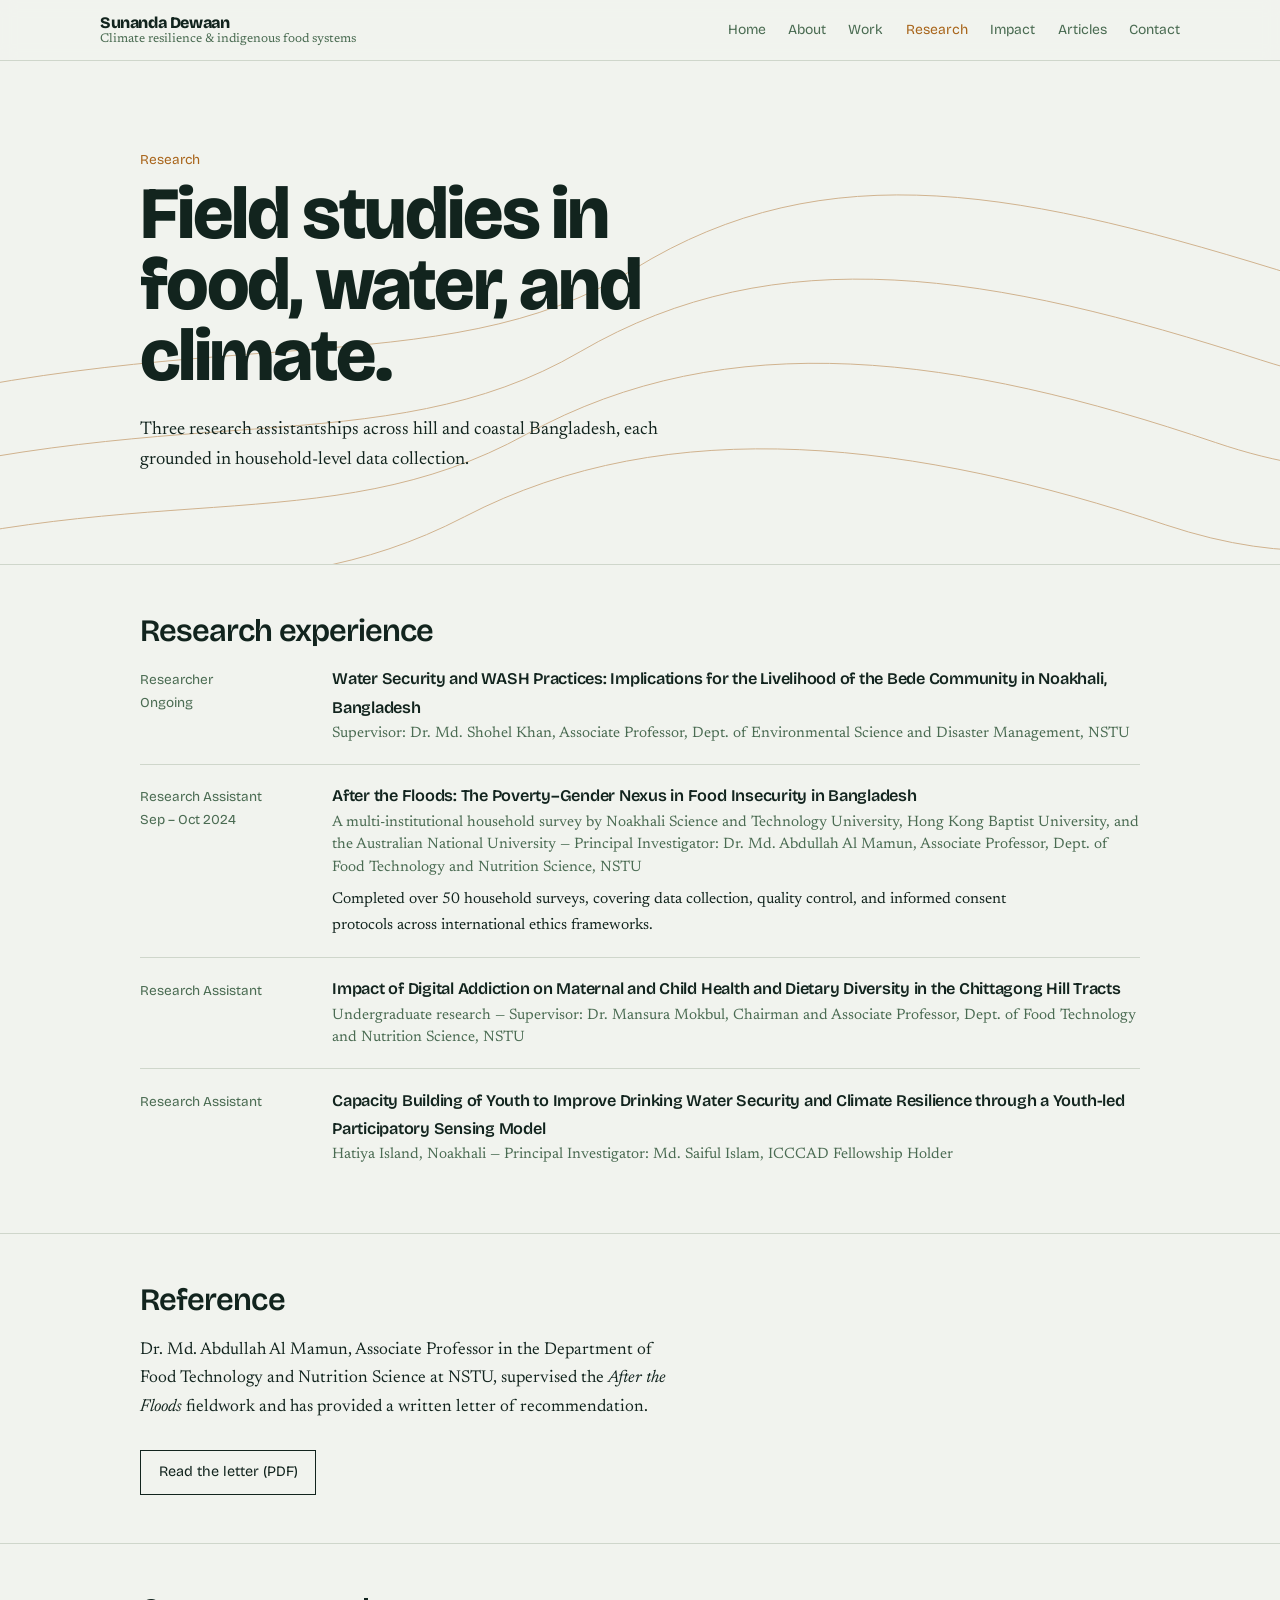
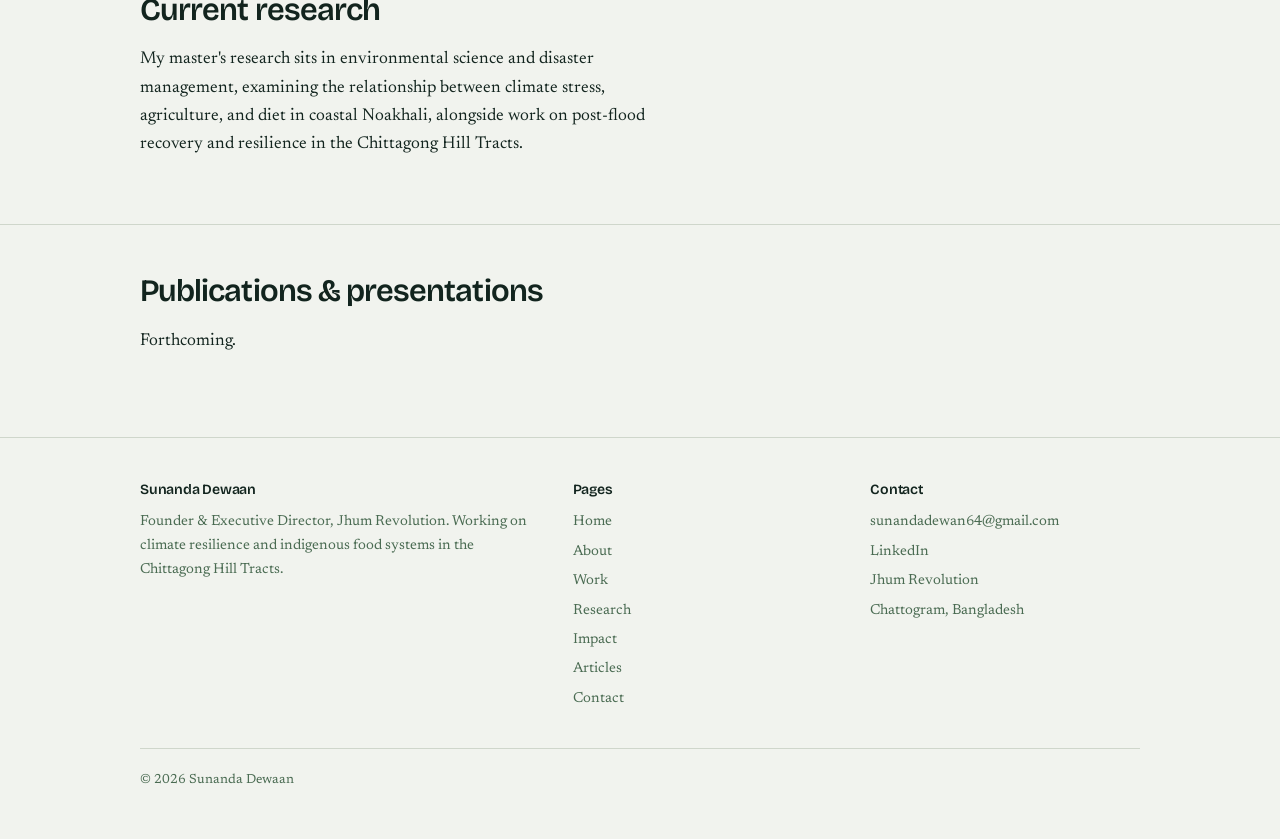
<file: research.html>
<!DOCTYPE html>
<html lang="en">
<head>
<meta charset="utf-8">
<meta name="viewport" content="width=device-width, initial-scale=1">
<title>Research | Sunanda Dewaan</title>
<meta name="description" content="Research on dietary diversity, digital addiction and maternal health, drinking water security, and post-flood food insecurity in Bangladesh.">
<meta name="author" content="Sunanda Dewaan">
<meta property="og:title" content="Research | Sunanda Dewaan">
<meta property="og:description" content="Research on dietary diversity, digital addiction and maternal health, drinking water security, and post-flood food insecurity in Bangladesh.">
<meta property="og:type" content="website">
<!-- Add a 1200x630 image named og-image.png to this folder, then uncomment:
<meta property="og:image" content="og-image.png"> -->
<link rel="icon" href="favicon.ico" sizes="any">
<link rel="icon" type="image/png" sizes="32x32" href="favicon-32.png">
<link rel="icon" type="image/png" sizes="16x16" href="favicon-16.png">
<link rel="apple-touch-icon" sizes="180x180" href="apple-touch-icon.png">
<link rel="preconnect" href="https://fonts.googleapis.com">
<link rel="preconnect" href="https://fonts.gstatic.com" crossorigin>
<link href="https://fonts.googleapis.com/css2?family=Bricolage+Grotesque:opsz,wght@12..96,400;12..96,600;12..96,800&family=Newsreader:opsz,wght@6..72,300;6..72,400;6..72,500&display=swap" rel="stylesheet">
<link rel="stylesheet" href="style.css">
</head>
<body>
<a class="skip" href="#main">Skip to main content</a>

<header class="site-head">
  <div class="wrap head-inner">
    <a class="brand" href="index.html"><b>Sunanda Dewaan</b><span>Climate resilience &amp; indigenous food systems</span></a>
    <button class="nav-toggle" aria-expanded="false" aria-controls="nav">Menu</button>
    <nav class="site-nav" id="nav" aria-label="Main">
      <ul><li><a href="index.html">Home</a></li><li><a href="about.html">About</a></li><li><a href="work.html">Work</a></li><li><a href="research.html" aria-current="page">Research</a></li><li><a href="impact.html">Impact</a></li><li><a href="article.html">Articles</a></li><li><a href="contact.html">Contact</a></li></ul>
    </nav>
  </div>
</header>

<main id="main">

<section class="hero">
  <div class="wrap">
    <svg class="contours" viewBox="0 0 900 320" aria-hidden="true" preserveAspectRatio="none">
  <path d="M-20 300 C 120 250, 200 288, 300 236 S 520 200, 640 240 S 820 214, 930 176"/>
  <path d="M-20 264 C 140 214, 232 250, 330 196 S 540 158, 664 200 S 826 172, 930 132"/>
  <path d="M-20 228 C 156 176, 260 212, 356 156 S 556 118, 686 160 S 834 128, 930 88"/>
  <path d="M-20 192 C 172 138, 288 174, 382 116 S 572 78, 706 120 S 842 84, 930 44"/>
</svg>
    <div class="hero-text">
      <p class="eyebrow">Research</p>
      <h1>Field studies in food, water, and climate.</h1>
      <p class="lede">Three research assistantships across hill and coastal Bangladesh,
      each grounded in household-level data collection.</p>
    </div>
  </div>
</section>

<section>
  <div class="wrap">
    <h2>Research experience</h2>
    <ul class="ledger">
      <li>
        <div class="when">Researcher<br>Ongoing</div>
        <div class="what"><strong>Water Security and WASH Practices: Implications for the Livelihood of the Bede Community in Noakhali, Bangladesh</strong>
        <span>Supervisor: Dr. Md. Shohel Khan, Associate Professor, Dept. of Environmental Science and Disaster Management, NSTU</span></div>
      </li>
      <li>
        <div class="when">Research Assistant<br>Sep &ndash; Oct 2024</div>
        <div class="what"><strong>After the Floods: The Poverty&ndash;Gender Nexus in Food Insecurity in Bangladesh</strong>
        <span>A multi-institutional household survey by Noakhali Science and Technology University, Hong Kong Baptist University, and the Australian National University &mdash; Principal Investigator: Dr. Md. Abdullah Al Mamun, Associate Professor, Dept. of Food Technology and Nutrition Science, NSTU</span>
        <p>Completed over 50 household surveys, covering data collection, quality control, and
        informed consent protocols across international ethics frameworks.</p></div>
      </li>
      <li>
        <div class="when">Research Assistant</div>
        <div class="what"><strong>Impact of Digital Addiction on Maternal and Child Health and Dietary Diversity in the Chittagong Hill Tracts</strong>
        <span>Undergraduate research &mdash; Supervisor: Dr. Mansura Mokbul, Chairman and Associate Professor, Dept. of Food Technology and Nutrition Science, NSTU</span></div>
      </li>
      <li>
        <div class="when">Research Assistant</div>
        <div class="what"><strong>Capacity Building of Youth to Improve Drinking Water Security and Climate Resilience through a Youth-led Participatory Sensing Model</strong>
        <span>Hatiya Island, Noakhali &mdash; Principal Investigator: Md. Saiful Islam, ICCCAD Fellowship Holder</span></div>
      </li>
    </ul>
  </div>
</section>

<section>
  <div class="wrap">
    <h2>Reference</h2>
    <p>Dr. Md. Abdullah Al Mamun, Associate Professor in the Department of Food Technology
    and Nutrition Science at NSTU, supervised the <em>After the Floods</em> fieldwork and has
    provided a written letter of recommendation.</p>
    <div class="actions"><a class="btn" href="recommendation-letter-nstu.pdf">Read the letter (PDF)</a></div>
  </div>
</section>

<section>
  <div class="wrap">
    <h2>Current research</h2>
    <p>My master's research sits in environmental science and disaster management, examining
    the relationship between climate stress, agriculture, and diet in coastal Noakhali,
    alongside work on post-flood recovery and resilience in the Chittagong Hill Tracts.</p>
    <!-- TODO: update this paragraph once your thesis topic is finalised. -->
  </div>
</section>

<section>
  <div class="wrap">
    <h2>Publications &amp; presentations</h2>
    <p>Forthcoming.</p>
    <!-- TODO: when you have papers, posters, or conference talks, replace the line above
         with a <ul class="ledger"> block using the same structure as the section above. -->
  </div>
</section>

</main>

<footer class="site-foot">
  <div class="wrap">
    <div class="foot-grid">
      <div>
        <h3>Sunanda Dewaan</h3>
        <p style="margin:0;font-size:.9rem">Founder &amp; Executive Director, Jhum Revolution. Working on climate resilience and indigenous food systems in the Chittagong Hill Tracts.</p>
      </div>
      <div>
        <h3>Pages</h3>
        <ul><li><a href="index.html">Home</a></li><li><a href="about.html">About</a></li><li><a href="work.html">Work</a></li><li><a href="research.html">Research</a></li><li><a href="impact.html">Impact</a></li><li><a href="article.html">Articles</a></li><li><a href="contact.html">Contact</a></li></ul>
      </div>
      <div>
        <h3>Contact</h3>
        <ul>
          <li><a href="mailto:sunandadewan64@gmail.com">sunandadewan64@gmail.com</a></li>
          <li><a href="https://www.linkedin.com/in/sunanda-dewaan29">LinkedIn</a></li>
          <li><a href="https://sites.google.com/view/jhum-revolution/home">Jhum Revolution</a></li>
          <li>Chattogram, Bangladesh</li>
        </ul>
      </div>
    </div>
    <div class="copyright">&copy; 2026 Sunanda Dewaan</div>
  </div>
</footer>

<script src="script.js"></script>
</body>
</html>
</file>
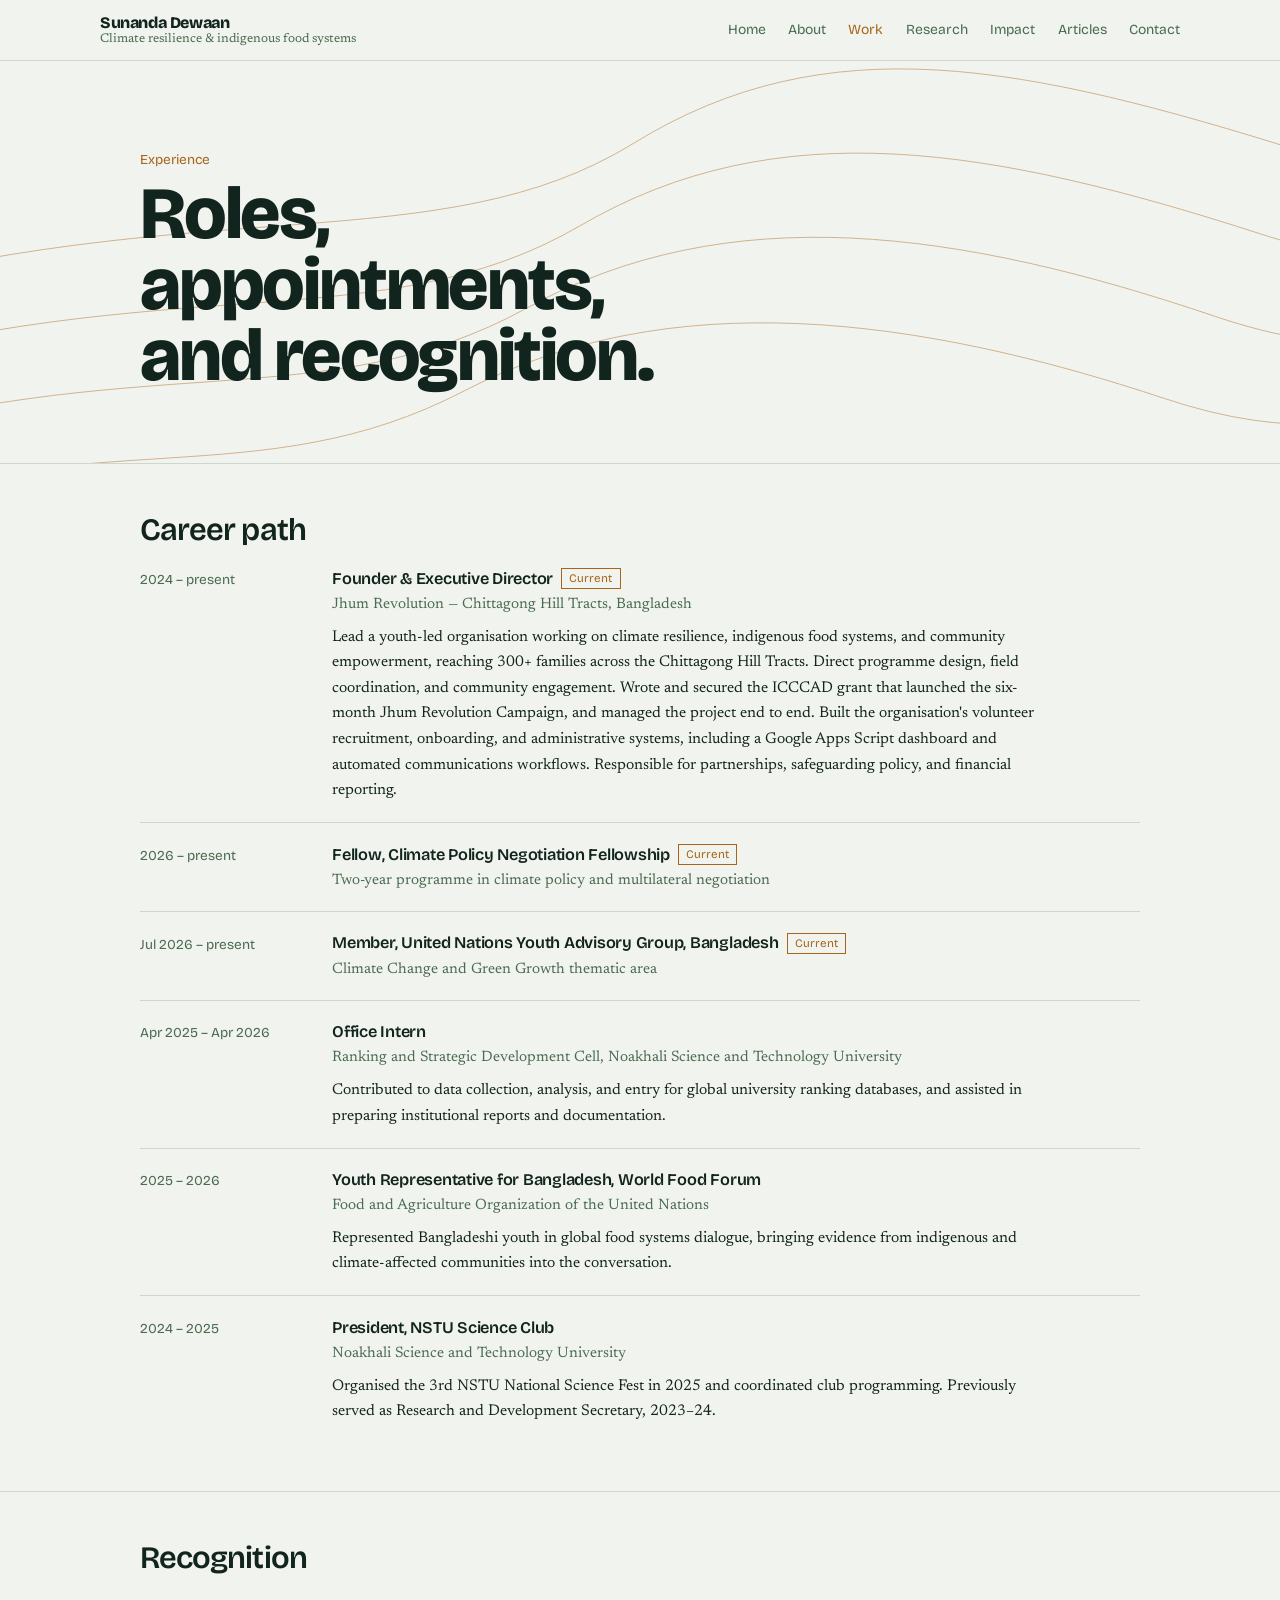
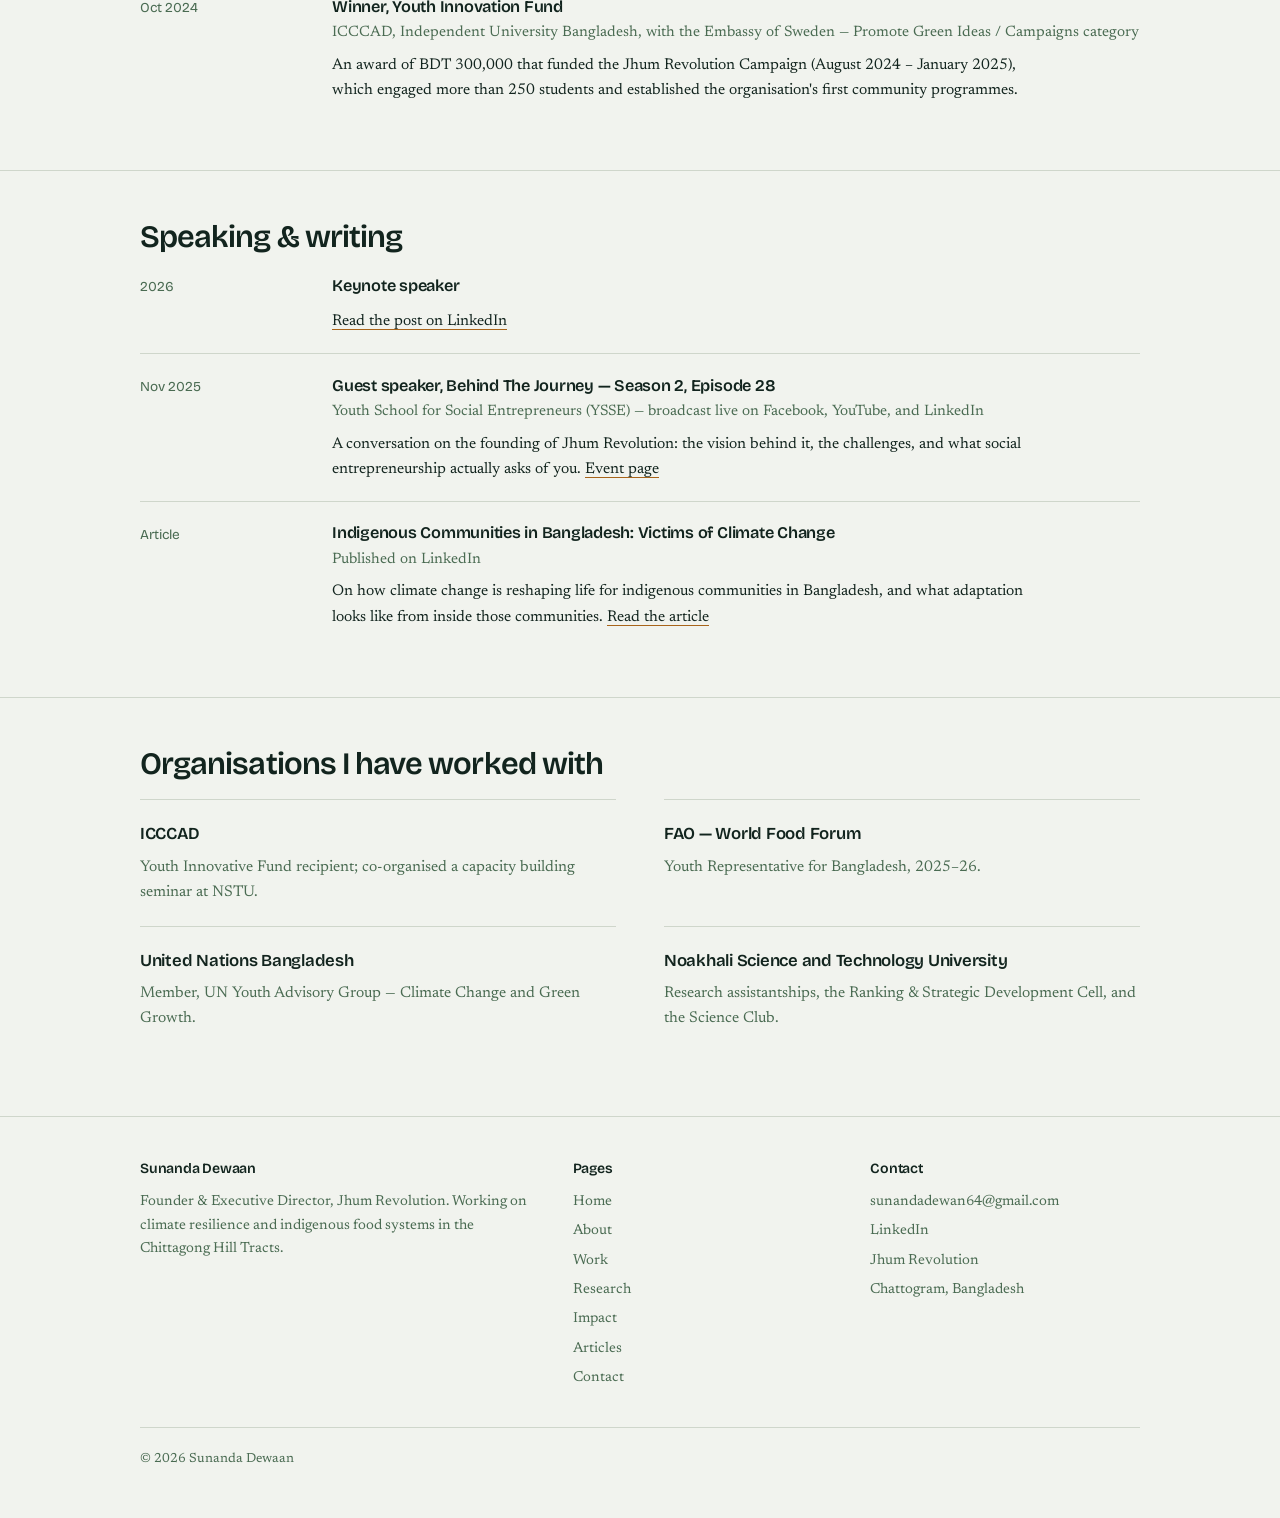
<file: work.html>
<!DOCTYPE html>
<html lang="en">
<head>
<meta charset="utf-8">
<meta name="viewport" content="width=device-width, initial-scale=1">
<title>Experience | Sunanda Dewaan</title>
<meta name="description" content="Roles, appointments, and recognition — Jhum Revolution, World Food Forum, UN Youth Advisory Group Bangladesh, and the ICCCAD Youth Innovative Fund.">
<meta name="author" content="Sunanda Dewaan">
<meta property="og:title" content="Experience | Sunanda Dewaan">
<meta property="og:description" content="Roles, appointments, and recognition — Jhum Revolution, World Food Forum, UN Youth Advisory Group Bangladesh, and the ICCCAD Youth Innovative Fund.">
<meta property="og:type" content="website">
<!-- Add a 1200x630 image named og-image.png to this folder, then uncomment:
<meta property="og:image" content="og-image.png"> -->
<link rel="icon" href="favicon.ico" sizes="any">
<link rel="icon" type="image/png" sizes="32x32" href="favicon-32.png">
<link rel="icon" type="image/png" sizes="16x16" href="favicon-16.png">
<link rel="apple-touch-icon" sizes="180x180" href="apple-touch-icon.png">
<link rel="preconnect" href="https://fonts.googleapis.com">
<link rel="preconnect" href="https://fonts.gstatic.com" crossorigin>
<link href="https://fonts.googleapis.com/css2?family=Bricolage+Grotesque:opsz,wght@12..96,400;12..96,600;12..96,800&family=Newsreader:opsz,wght@6..72,300;6..72,400;6..72,500&display=swap" rel="stylesheet">
<link rel="stylesheet" href="style.css">
</head>
<body>
<a class="skip" href="#main">Skip to main content</a>

<header class="site-head">
  <div class="wrap head-inner">
    <a class="brand" href="index.html"><b>Sunanda Dewaan</b><span>Climate resilience &amp; indigenous food systems</span></a>
    <button class="nav-toggle" aria-expanded="false" aria-controls="nav">Menu</button>
    <nav class="site-nav" id="nav" aria-label="Main">
      <ul><li><a href="index.html">Home</a></li><li><a href="about.html">About</a></li><li><a href="work.html" aria-current="page">Work</a></li><li><a href="research.html">Research</a></li><li><a href="impact.html">Impact</a></li><li><a href="article.html">Articles</a></li><li><a href="contact.html">Contact</a></li></ul>
    </nav>
  </div>
</header>

<main id="main">

<section class="hero">
  <div class="wrap">
    <svg class="contours" viewBox="0 0 900 320" aria-hidden="true" preserveAspectRatio="none">
  <path d="M-20 300 C 120 250, 200 288, 300 236 S 520 200, 640 240 S 820 214, 930 176"/>
  <path d="M-20 264 C 140 214, 232 250, 330 196 S 540 158, 664 200 S 826 172, 930 132"/>
  <path d="M-20 228 C 156 176, 260 212, 356 156 S 556 118, 686 160 S 834 128, 930 88"/>
  <path d="M-20 192 C 172 138, 288 174, 382 116 S 572 78, 706 120 S 842 84, 930 44"/>
</svg>
    <div class="hero-text">
      <p class="eyebrow">Experience</p>
      <h1>Roles, appointments, and recognition.</h1>
    </div>
  </div>
</section>

<section>
  <div class="wrap">
    <h2>Career path</h2>
    <ul class="ledger">
      <li>
        <div class="when">2024 &ndash; present</div>
        <div class="what"><strong>Founder &amp; Executive Director</strong><span class="tag">Current</span>
        <span>Jhum Revolution &mdash; Chittagong Hill Tracts, Bangladesh</span>
        <p>Lead a youth-led organisation working on climate resilience, indigenous food
        systems, and community empowerment, reaching 300+ families across the Chittagong Hill
        Tracts. Direct programme design, field coordination, and community engagement. Wrote
        and secured the ICCCAD grant that launched the six-month Jhum Revolution Campaign, and
        managed the project end to end. Built the organisation's volunteer recruitment,
        onboarding, and administrative systems, including a Google Apps Script dashboard and
        automated communications workflows. Responsible for partnerships, safeguarding policy,
        and financial reporting.</p></div>
      </li>
      <li>
        <div class="when">2026 &ndash; present</div>
        <div class="what"><strong>Fellow, Climate Policy Negotiation Fellowship</strong><span class="tag">Current</span>
        <span>Two-year programme in climate policy and multilateral negotiation</span></div>
      </li>
      <li>
        <div class="when">Jul 2026 &ndash; present</div>
        <div class="what"><strong>Member, United Nations Youth Advisory Group, Bangladesh</strong><span class="tag">Current</span>
        <span>Climate Change and Green Growth thematic area</span></div>
      </li>
      <li>
        <div class="when">Apr 2025 &ndash; Apr 2026</div>
        <div class="what"><strong>Office Intern</strong>
        <span>Ranking and Strategic Development Cell, Noakhali Science and Technology University</span>
        <p>Contributed to data collection, analysis, and entry for global university ranking
        databases, and assisted in preparing institutional reports and documentation.</p></div>
      </li>
      <li>
        <div class="when">2025 &ndash; 2026</div>
        <div class="what"><strong>Youth Representative for Bangladesh, World Food Forum</strong>
        <span>Food and Agriculture Organization of the United Nations</span>
        <p>Represented Bangladeshi youth in global food systems dialogue, bringing evidence
        from indigenous and climate-affected communities into the conversation.</p></div>
      </li>
      <li>
        <div class="when">2024 &ndash; 2025</div>
        <div class="what"><strong>President, NSTU Science Club</strong>
        <span>Noakhali Science and Technology University</span>
        <p>Organised the 3rd NSTU National Science Fest in 2025 and coordinated club
        programming. Previously served as Research and Development Secretary, 2023&ndash;24.</p></div>
      </li>
    </ul>
    <!-- TODO: add any paid roles, internships, or consultancies here, newest first.
         Copy one <li> block and edit it. -->
  </div>
</section>

<section>
  <div class="wrap">
    <h2>Recognition</h2>
    <ul class="ledger">
      <li>
        <div class="when">Oct 2024</div>
        <div class="what"><strong>Winner, Youth Innovation Fund</strong>
        <span>ICCCAD, Independent University Bangladesh, with the Embassy of Sweden &mdash; Promote Green Ideas / Campaigns category</span>
        <p>An award of BDT 300,000 that funded the Jhum Revolution Campaign
        (August 2024 &ndash; January 2025), which engaged more than 250 students and
        established the organisation's first community programmes.</p></div>
      </li>
    </ul>
  </div>
</section>

<section>
  <div class="wrap">
    <h2>Speaking &amp; writing</h2>
    <ul class="ledger">
      <li>
        <div class="when">2026</div>
        <div class="what"><strong>Keynote speaker</strong>
        <p><a href="https://www.linkedin.com/posts/sunanda-dewaan29_it-was-an-honor-to-serve-as-the-keynote-speaker-activity-7371879066464878592-D9oD">Read the post on LinkedIn</a></p>
        <!-- TODO: replace the title above with the event name, and add a one-line
             description of what you spoke about. --></div>
      </li>
      <li>
        <div class="when">Nov 2025</div>
        <div class="what"><strong>Guest speaker, Behind The Journey &mdash; Season 2, Episode 28</strong>
        <span>Youth School for Social Entrepreneurs (YSSE) &mdash; broadcast live on Facebook, YouTube, and LinkedIn</span>
        <p>A conversation on the founding of Jhum Revolution: the vision behind it, the
        challenges, and what social entrepreneurship actually asks of you.
        <a href="https://www.linkedin.com/events/behindthejourney-season2-episod7400515779894394880/theater/">Event page</a></p></div>
      </li>
      <li>
        <div class="when">Article</div>
        <div class="what"><strong>Indigenous Communities in Bangladesh: Victims of Climate Change</strong>
        <span>Published on LinkedIn</span>
        <p>On how climate change is reshaping life for indigenous communities in Bangladesh,
        and what adaptation looks like from inside those communities.
        <a href="article-indigenous-communities.html">Read the article</a></p></div>
      </li>
    </ul>
  </div>
</section>

<section>
  <div class="wrap">
    <h2>Organisations I have worked with</h2>
    <div class="grid-2">
      <div class="entry"><h3>ICCCAD</h3><p>Youth Innovative Fund recipient; co-organised a capacity building seminar at NSTU.</p></div>
      <div class="entry"><h3>FAO &mdash; World Food Forum</h3><p>Youth Representative for Bangladesh, 2025&ndash;26.</p></div>
      <div class="entry"><h3>United Nations Bangladesh</h3><p>Member, UN Youth Advisory Group &mdash; Climate Change and Green Growth.</p></div>
      <div class="entry"><h3>Noakhali Science and Technology University</h3><p>Research assistantships, the Ranking &amp; Strategic Development Cell, and the Science Club.</p></div>
    </div>
  </div>
</section>

</main>

<footer class="site-foot">
  <div class="wrap">
    <div class="foot-grid">
      <div>
        <h3>Sunanda Dewaan</h3>
        <p style="margin:0;font-size:.9rem">Founder &amp; Executive Director, Jhum Revolution. Working on climate resilience and indigenous food systems in the Chittagong Hill Tracts.</p>
      </div>
      <div>
        <h3>Pages</h3>
        <ul><li><a href="index.html">Home</a></li><li><a href="about.html">About</a></li><li><a href="work.html">Work</a></li><li><a href="research.html">Research</a></li><li><a href="impact.html">Impact</a></li><li><a href="article.html">Articles</a></li><li><a href="contact.html">Contact</a></li></ul>
      </div>
      <div>
        <h3>Contact</h3>
        <ul>
          <li><a href="mailto:sunandadewan64@gmail.com">sunandadewan64@gmail.com</a></li>
          <li><a href="https://www.linkedin.com/in/sunanda-dewaan29">LinkedIn</a></li>
          <li><a href="https://sites.google.com/view/jhum-revolution/home">Jhum Revolution</a></li>
          <li>Chattogram, Bangladesh</li>
        </ul>
      </div>
    </div>
    <div class="copyright">&copy; 2026 Sunanda Dewaan</div>
  </div>
</footer>

<script src="script.js"></script>
</body>
</html>
</file>
<file: style.css>
/* ============================================================
   Sunanda Dewaan — portfolio stylesheet
   Edit colours in :root. Everything else inherits from here.
   ============================================================ */

:root{
  --ink:#12241e;      /* body text — deep forest ink */
  --paper:#f1f3ee;    /* page background */
  --ochre:#a8641a;    /* the single accent */
  --moss:#4a6b52;     /* secondary text */
  --stone:#cfd6cb;    /* hairlines */
  --shade:#e7ebe3;    /* block fill */
  --measure:34rem;    /* max line length for prose */

  --sans:"Bricolage Grotesque",system-ui,-apple-system,sans-serif;
  --serif:"Newsreader",Georgia,serif;
}

*{box-sizing:border-box}
html{-webkit-text-size-adjust:100%;scroll-behavior:smooth}
@media(prefers-reduced-motion:reduce){html{scroll-behavior:auto}}

body{
  margin:0;background:var(--paper);color:var(--ink);
  font-family:var(--serif);font-size:clamp(1rem,2.5vw,1.075rem);
  line-height:1.65;-webkit-font-smoothing:antialiased;
}

a{color:var(--ink);text-decoration:none;border-bottom:1px solid var(--ochre)}
a:hover{color:var(--ochre)}
a:focus-visible{outline:2px solid var(--ochre);outline-offset:3px}
img{max-width:100%;display:block}

.wrap{max-width:1080px;margin:0 auto;padding:0 1.5rem}
@media(min-width:900px){.wrap{padding:0 2.5rem}}

/* ---------------- site header ---------------- */
.site-head{
  position:sticky;top:0;z-index:50;
  background:rgba(241,243,238,.92);backdrop-filter:blur(8px);
  border-bottom:1px solid var(--stone);
}
.head-inner{display:flex;align-items:center;justify-content:space-between;gap:1rem;padding:.85rem 0}
.brand{border-bottom:none;line-height:1.15}
.brand b{display:block;font-family:var(--sans);font-weight:800;font-size:1rem;letter-spacing:-.025em}
.brand span{display:block;font-size:.78rem;color:var(--moss)}

.site-nav ul{display:flex;gap:1.4rem;list-style:none;margin:0;padding:0}
.site-nav a{font-family:var(--sans);font-size:.87rem;color:var(--moss);border-bottom:none}
.site-nav a:hover,.site-nav a[aria-current="page"]{color:var(--ochre)}

.nav-toggle{
  display:none;background:none;border:1px solid var(--stone);
  font-family:var(--sans);font-size:.85rem;padding:.4rem .7rem;
  color:var(--ink);cursor:pointer;
}
@media(max-width:820px){
  .nav-toggle{display:block}
  .site-nav{display:none;width:100%}
  .site-nav.open{display:block}
  .head-inner{flex-wrap:wrap}
  .site-nav ul{flex-direction:column;gap:0;padding:.5rem 0 1rem}
  .site-nav li{border-top:1px solid var(--stone)}
  .site-nav a{display:block;padding:.7rem 0;font-size:1rem}
}

/* ---------------- typography ---------------- */
h1,h2,h3{font-family:var(--sans);letter-spacing:-.03em;margin:0}
h1{font-weight:800;font-size:clamp(2.4rem,7.5vw,4.6rem);line-height:.96}
h2{font-weight:600;font-size:clamp(1.45rem,3.6vw,1.95rem);line-height:1.15;margin-bottom:1.1rem}
h3{font-weight:600;font-size:1.05rem;letter-spacing:-.015em}
p{max-width:var(--measure);margin:0 0 1.1rem}
.lede{font-size:1.15rem;line-height:1.6}

.eyebrow{font-family:var(--sans);font-size:.85rem;color:var(--ochre);margin-bottom:.5rem}

section{padding:3rem 0;border-top:1px solid var(--stone)}
section:first-of-type{border-top:none}

/* ---------------- hero ---------------- */
.hero{position:relative;overflow:hidden;padding:3.5rem 0 3rem;border-top:none}
@media(min-width:900px){
  .hero{padding:5.5rem 0 4.5rem}
  .hero-grid{display:grid;grid-template-columns:1.2fr .85fr;gap:3.5rem;align-items:center}
}
.contours{position:absolute;inset:auto -25% -25% -12%;width:145%;opacity:.45;pointer-events:none;z-index:0}
.contours path{fill:none;stroke:var(--ochre);stroke-width:1;vector-effect:non-scaling-stroke}
.hero-text{position:relative;z-index:1}
.hero h1{max-width:13ch}
.hero .lede{margin-top:1.5rem}
.hero-meta{font-family:var(--sans);font-size:.9rem;color:var(--moss);margin-top:1.4rem}

.portrait{position:relative;z-index:1;margin-top:2.5rem;max-width:24rem}
@media(min-width:900px){.portrait{margin-top:0}}
.portrait{max-width:27rem;margin-left:auto}
.portrait img{width:100%;height:auto;aspect-ratio:4/5;object-fit:cover;object-position:center 18%;filter:saturate(.95)}
.portrait .frame{
  border:1px solid var(--stone);padding:.6rem;background:var(--shade);
}
.portrait figcaption{font-size:.82rem;color:var(--moss);margin-top:.6rem;font-family:var(--sans)}

/* photo placeholder until a real image is added */
.photo-slot{
  aspect-ratio:4/5;background:var(--shade);border:1px dashed var(--stone);
  display:grid;place-items:center;text-align:center;padding:1.5rem;
  font-family:var(--sans);font-size:.85rem;color:var(--moss);
}

/* ---------------- buttons ---------------- */
.actions{display:flex;flex-wrap:wrap;gap:.75rem;margin-top:1.8rem;position:relative;z-index:1}
.btn{
  font-family:var(--sans);font-size:.9rem;
  padding:.6rem 1.1rem;border:1px solid var(--ink);border-bottom:1px solid var(--ink);
}
.btn:hover{background:var(--ink);color:var(--paper)}
.btn-primary{background:var(--ochre);border-color:var(--ochre);color:var(--paper)}
.btn-primary:hover{background:var(--ink);border-color:var(--ink);color:var(--paper)}

/* ---------------- counters ---------------- */
.counters{display:grid;grid-template-columns:repeat(2,1fr);gap:1.75rem 1.5rem}
@media(min-width:760px){.counters{grid-template-columns:repeat(4,1fr)}}
.counters .num{font-family:var(--sans);font-weight:800;font-size:clamp(2rem,5vw,2.7rem);line-height:1;color:var(--ochre);letter-spacing:-.04em}
.counters .cap{font-size:.9rem;color:var(--moss);line-height:1.4;margin-top:.45rem;max-width:16rem}

/* ---------------- ledger (timelines, lists) ---------------- */
.ledger{list-style:none;margin:0;padding:0}
.ledger li{padding:1.15rem 0;border-top:1px solid var(--stone)}
.ledger li:first-child{border-top:none;padding-top:0}
@media(min-width:680px){
  .ledger li{display:grid;grid-template-columns:10rem 1fr;gap:0 2rem}
}
.ledger .when{font-family:var(--sans);font-size:.85rem;color:var(--moss);padding-top:.2rem}
.ledger .what{margin:0}
.ledger .what strong{display:inline;font-family:var(--sans);font-weight:600;font-size:1.02rem;letter-spacing:-.015em;margin-bottom:.2rem}
.ledger .what span{display:block;color:var(--moss);font-size:.94rem;line-height:1.5}
.ledger .what p{font-size:.97rem;margin:.5rem 0 0;max-width:44rem}
.ledger .what span.tag,.tag{
  display:inline-block;width:auto;font-family:var(--sans);font-size:.72rem;
  line-height:1.5;color:var(--ochre);border:1px solid var(--ochre);
  padding:.05rem .45rem;margin-left:.5rem;vertical-align:.15em;
}

/* ---------------- expertise grid ---------------- */
.grid-2{display:grid;gap:0}
@media(min-width:760px){.grid-2{grid-template-columns:1fr 1fr;gap:0 3rem}}
.entry{padding:1.25rem 0;border-top:1px solid var(--stone)}
.entry h3{margin-bottom:.4rem}
.entry p{font-size:.97rem;margin:0;color:var(--moss)}

/* ---------------- at a glance ---------------- */
.glance{background:var(--shade);padding:1.75rem;margin-top:1.25rem}
.glance dl{margin:0;display:grid;gap:.85rem}
@media(min-width:680px){.glance dl{grid-template-columns:9rem 1fr;gap:.85rem 1.5rem}}
.glance dt{font-family:var(--sans);font-size:.85rem;color:var(--moss)}
.glance dd{margin:0;font-size:.98rem}

/* ---------------- focus / bullets ---------------- */
.diamonds{list-style:none;margin:0;padding:0;max-width:44rem}
.diamonds li{padding:.8rem 0 .8rem 1.5rem;position:relative;border-bottom:1px solid var(--stone)}
.diamonds li:last-child{border-bottom:none}
.diamonds li::before{content:"";position:absolute;left:0;top:1.4rem;width:.5rem;height:.5rem;border:1px solid var(--ochre);transform:rotate(45deg)}

/* ---------------- contact ---------------- */
.contact-lines{list-style:none;margin:0;padding:0;max-width:40rem}
.contact-lines li{padding:.7rem 0;border-bottom:1px solid var(--stone)}
.contact-lines li:last-child{border-bottom:none}
.contact-lines .lbl{color:var(--moss);display:inline-block;min-width:7rem;font-family:var(--sans);font-size:.88rem}

/* ---------------- footer ---------------- */
.site-foot{border-top:1px solid var(--stone);padding:2.5rem 0 3rem;font-size:.9rem;color:var(--moss);margin-top:1rem}
.foot-grid{display:grid;gap:1.75rem}
@media(min-width:760px){.foot-grid{grid-template-columns:1.5fr 1fr 1fr}}
.site-foot h3{font-size:.88rem;font-weight:600;color:var(--ink);margin-bottom:.6rem}
.site-foot ul{list-style:none;margin:0;padding:0}
.site-foot li{margin-bottom:.35rem}
.site-foot a{border-bottom:none;color:var(--moss)}
.site-foot a:hover{color:var(--ochre)}
.copyright{margin-top:2rem;padding-top:1.25rem;border-top:1px solid var(--stone);font-size:.82rem}

.skip{position:absolute;left:-9999px}
.skip:focus{left:1rem;top:1rem;position:fixed;background:var(--ink);color:var(--paper);padding:.6rem 1rem;z-index:100}

@media(prefers-reduced-motion:no-preference){
  .contours path{stroke-dasharray:2400;stroke-dashoffset:2400;animation:draw 2.2s ease-out forwards}
  .contours path:nth-child(2){animation-delay:.1s}
  .contours path:nth-child(3){animation-delay:.2s}
  .contours path:nth-child(4){animation-delay:.3s}
  @keyframes draw{to{stroke-dashoffset:0}}
}

/* ---------------- photo gallery ---------------- */
/* masonry-style columns so portrait and landscape photos both sit naturally */
.gallery{columns:1;column-gap:1.4rem;margin-top:1.5rem}
@media(min-width:640px){.gallery{columns:2}}
@media(min-width:980px){.gallery{columns:3}}
.gallery figure{break-inside:avoid;margin:0 0 1.75rem;display:inline-block;width:100%}
.gallery img{width:100%;height:auto;border:1px solid var(--stone)}
.gallery figcaption{font-family:var(--sans);font-size:.85rem;color:var(--moss);margin-top:.6rem;line-height:1.45}

/* ---------------- article page ---------------- */
.article-hero img{width:100%;max-height:26rem;object-fit:cover;border:1px solid var(--stone)}
.article-body{max-width:36rem}
.article-body p{max-width:none;font-size:1.08rem;line-height:1.75}
.article-body h2{font-size:1.35rem;margin:2.5rem 0 .9rem}
.article-body blockquote{
  margin:2rem 0;padding:0 0 0 1.25rem;border-left:2px solid var(--ochre);
  font-size:1.12rem;line-height:1.6;
}
.byline{font-family:var(--sans);font-size:.9rem;color:var(--moss);margin-top:1rem}

/* ---------------- article index cards ---------------- */
.post-card{display:grid;gap:1.25rem;padding-bottom:2rem;border-bottom:1px solid var(--stone);margin-bottom:2rem}
@media(min-width:760px){.post-card{grid-template-columns:20rem 1fr;gap:2rem}}
.post-card:last-of-type{border-bottom:none}
.post-thumb{border-bottom:none;display:block}
.post-thumb img{width:100%;aspect-ratio:16/9;object-fit:cover;border:1px solid var(--stone)}
.post-date{font-family:var(--sans);font-size:.85rem;color:var(--ochre);margin-bottom:.4rem}
.post-meta h2{font-size:1.3rem;margin-bottom:.7rem;line-height:1.2}
.post-meta h2 a{border-bottom:none}
.post-meta h2 a:hover{color:var(--ochre)}
.post-meta p{font-size:1rem}
</file>
